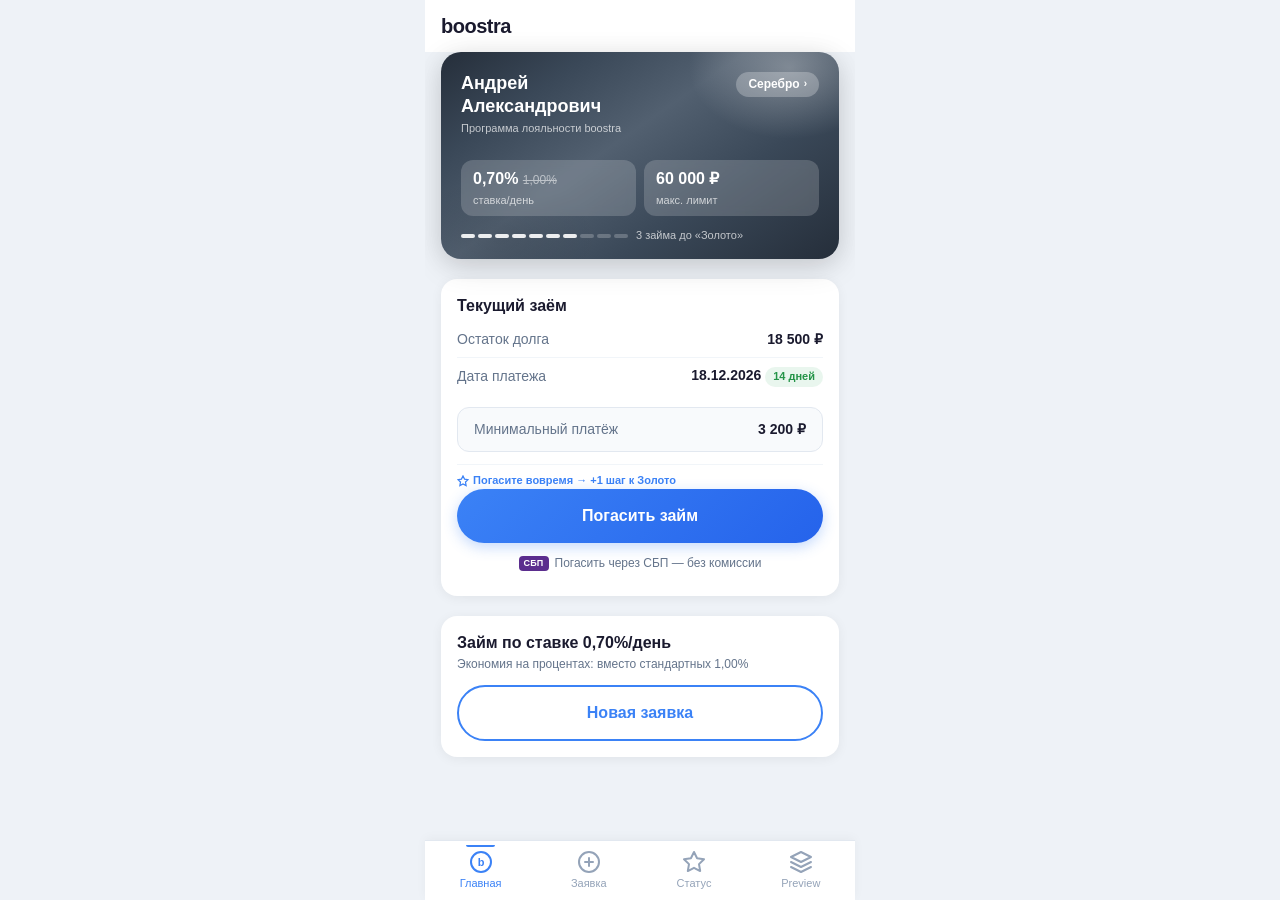
<file: index.html>
<!DOCTYPE html>
<html lang="ru">
<head>
  <meta charset="UTF-8">
  <meta name="viewport" content="width=device-width, initial-scale=1.0, maximum-scale=1.0, user-scalable=no, viewport-fit=cover">
  <meta name="theme-color" content="#ffffff">
  <title>boostra — Программа лояльности</title>

  <link rel="stylesheet" href="css/reset.css?v=9">
  <link rel="stylesheet" href="css/variables.css?v=9">
  <link rel="stylesheet" href="css/base.css?v=9">
  <link rel="stylesheet" href="css/components/card.css?v=9">
  <link rel="stylesheet" href="css/components/button.css?v=9">
  <link rel="stylesheet" href="css/components/navbar.css?v=9">
  <link rel="stylesheet" href="css/components/tier-row.css?v=9">
  <link rel="stylesheet" href="css/components/growth.css?v=9">
  <link rel="stylesheet" href="css/screens/lk.css?v=9">
  <link rel="stylesheet" href="css/screens/status.css?v=9">
  <link rel="stylesheet" href="css/screens/upgrade.css?v=9">
  <link rel="stylesheet" href="css/screens/apply.css?v=9">
  <link rel="stylesheet" href="css/screens/faq.css?v=9">
  <link rel="stylesheet" href="css/screens/onboarding.css?v=9">

  <script type="module" src="js/app.js?v=10"></script>
</head>
<body>
  <div id="app">
    <div id="screen-lk" class="screen"></div>
    <div id="screen-status" class="screen"></div>
    <div id="screen-upgrade" class="screen upgrade-screen"></div>
    <div id="screen-apply" class="screen"></div>
    <div id="screen-apply-success" class="screen"></div>
    <div id="screen-faq" class="screen"></div>
    <div id="screen-onboarding" class="screen"></div>
    <div id="bottom-nav"></div>
  </div>
</body>
</html>
</file>
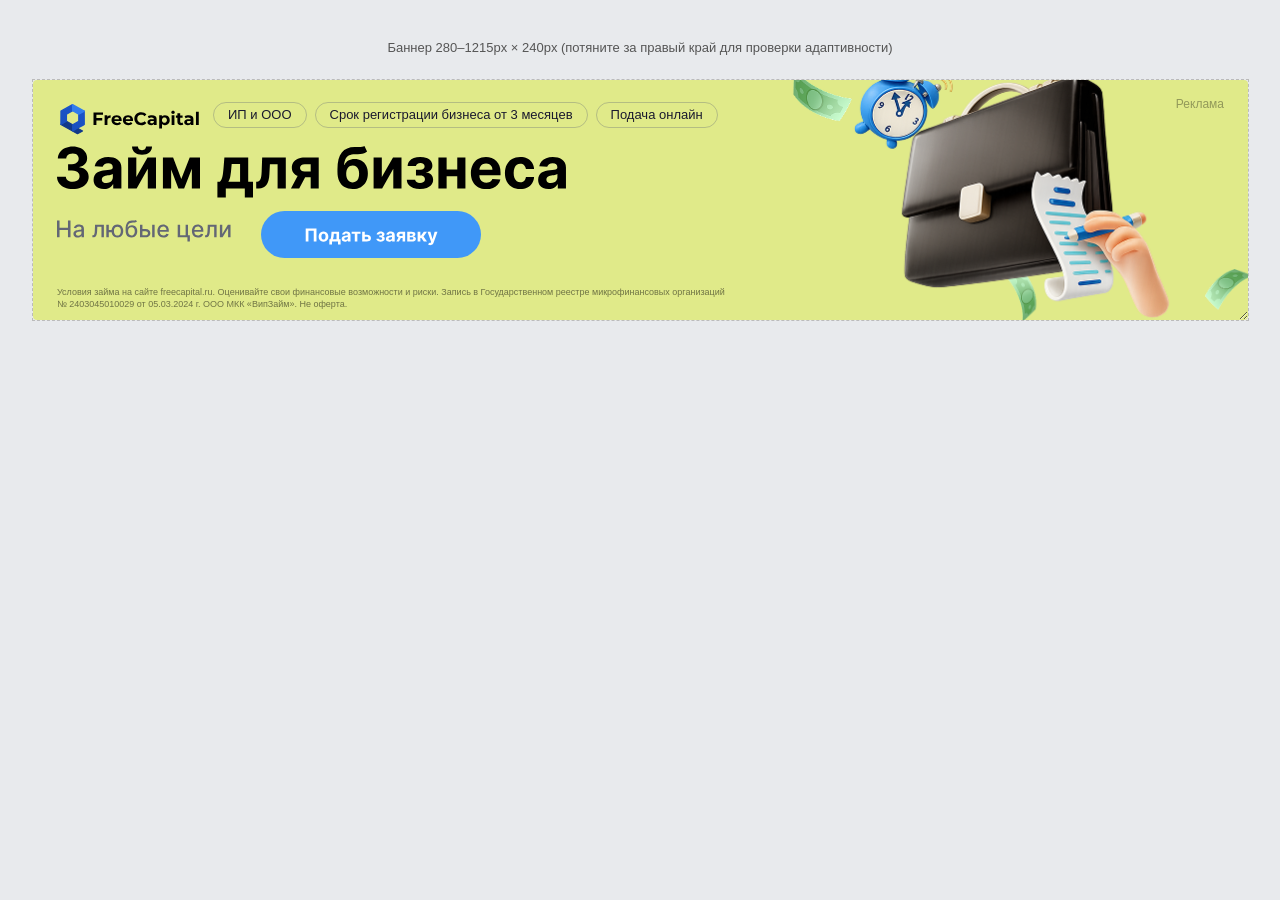
<file: banners.html>
<!DOCTYPE html>
<html lang="ru">
<head>
<meta charset="UTF-8">
<meta name="viewport" content="width=device-width, initial-scale=1.0">
<title>Баннер FreeCapital — Займ для бизнеса</title>
<style>
  /* === PAGE PREVIEW === */
  body {
    margin: 0;
    padding: 40px 20px;
    background: #e8eaed;
    font-family: -apple-system, BlinkMacSystemFont, 'SF Pro Display', 'Segoe UI', Roboto, sans-serif;
    display: flex;
    flex-direction: column;
    align-items: center;
    gap: 24px;
  }
  .preview-label {
    color: #555;
    font-size: 13px;
    font-weight: 500;
    margin: 0;
  }
  .preview-wrap {
    width: 100%;
    max-width: 1215px;
    resize: horizontal;
    overflow: auto;
    min-width: 280px;
    border: 1px dashed #bbb;
    container-type: inline-size;
  }

  /* === BANNER === */
  .b {
    display: block;
    text-decoration: none;
    color: #1a1a2e;
    position: relative;
    width: 100%;
    height: 240px;
    background: #E0EA89;
    border-radius: 4px;
    overflow: hidden;
    box-sizing: border-box;
    cursor: pointer;
    transition: box-shadow 0.2s ease;
  }
  .b:hover { box-shadow: 0 2px 12px rgba(0,0,0,0.08); }
  .b * { box-sizing: border-box; margin: 0; padding: 0; }

  /* --- Logo --- */
  .b-logo {
    position: absolute;
    top: 20px;
    left: 24px;
    height: 38px;
    z-index: 5;
  }
  .b-logo img { height: 100%; width: auto; display: block; }

  /* --- "Реклама" --- */
  .b-ad {
    position: absolute;
    top: 17px;
    right: 24px;
    font-size: 12px;
    color: rgba(0,0,0,0.35);
    z-index: 5;
  }

  /* --- Tags --- */
  .b-tags {
    position: absolute;
    top: 22px;
    left: 180px;
    display: flex;
    gap: 8px;
    flex-wrap: wrap;
    z-index: 5;
    max-width: calc(100% - 280px);
  }
  .b-tag {
    display: inline-block;
    padding: 4px 14px;
    border: 1px solid rgba(99,103,117,0.35);
    border-radius: 13px;
    font-size: 13px;
    font-weight: 400;
    color: #1a1a2e;
    white-space: nowrap;
    line-height: 1.2;
  }
  /* "Решение за 2 часа" — only visible at narrow */
  .b-tag--решение { display: none; }

  /* --- Headline --- */
  .b-headline {
    position: absolute;
    top: 66px;
    left: 24px;
    z-index: 5;
  }
  .b-headline img { height: 52px; width: auto; display: block; }

  /* --- Subtitle + CTA row --- */
  .b-subtitle {
    position: absolute;
    top: 140px;
    left: 24px;
    z-index: 5;
  }
  .b-subtitle img { height: 22px; width: auto; display: block; }

  .b-cta {
    position: absolute;
    top: 131px;
    left: 228px;
    z-index: 5;
    transition: transform 0.15s ease;
  }
  .b-cta img { height: 47px; width: auto; display: block; }
  .b:hover .b-cta { transform: scale(1.03); }
  .b:focus-visible { outline: 2px solid #1a1a2e; outline-offset: 2px; }

  /* --- Disclaimer --- */
  .b-disclaimer {
    position: absolute;
    bottom: 10px;
    left: 24px;
    z-index: 5;
    font-size: 9px;
    line-height: 1.35;
    color: rgba(0,0,0,0.50);
    max-width: 55%;
  }

  /* --- Illustration --- */
  .b-bag {
    position: absolute;
    right: 20px;
    top: -50px;
    height: 340px;
    width: auto;
    z-index: 3;
  }
  .b-money {
    position: absolute;
    z-index: 2;
  }
  .b-money--1 {
    width: 72px;
    right: 390px;
    top: -25px;
  }
  .b-money--2 {
    width: 55px;
    right: 200px;
    bottom: -5px;
  }
  .b-money--3 {
    width: 48px;
    right: -5px;
    bottom: 10px;
  }

  /* =============================================
     STATE 2: Medium (≤ 900cqw)
     ============================================= */
  @container (max-width: 900px) {
    .b-logo { top: 18px; left: 20px; height: 34px; }
    .b-tags { left: 155px; top: 22px; max-width: calc(100% - 240px); }
    .b-tag { font-size: 12px; padding: 3px 12px; }
    .b-headline { top: 64px; left: 20px; }
    .b-headline img { height: 46px; }
    .b-subtitle { top: 130px; left: 20px; }
    .b-cta { top: 122px; left: 200px; }
    .b-cta img { height: 42px; }
    .b-disclaimer { left: 20px; max-width: 58%; }
    .b-bag { height: 280px; right: 10px; top: -40px; }
    .b-money--1 { width: 50px; right: 270px; top: -15px; }
    .b-money--2 { width: 40px; right: 130px; bottom: -5px; }
    .b-money--3 { width: 35px; right: -5px; bottom: 15px; }
    .b-ad { right: 20px; }
  }

  /* =============================================
     STATE 2b: (≤ 736cqw — exact medium breakpoint)
     ============================================= */
  @container (max-width: 736px) {
    .b-logo { top: 16px; left: 20px; height: 32px; }
    .b-tags { left: 145px; top: 20px; max-width: calc(100% - 290px); gap: 6px; }
    .b-tag { font-size: 11px; padding: 3px 10px; }
    .b-headline { top: 60px; left: 16px; }
    .b-headline img { height: 42px; }
    .b-subtitle { top: 120px; left: 16px; }
    .b-subtitle img { height: 18px; }
    .b-cta { top: 114px; left: 180px; }
    .b-cta img { height: 38px; }
    .b-disclaimer { left: 16px; font-size: 8px; max-width: 55%; bottom: 8px; }
    .b-bag { height: 280px; right: -15px; top: -35px; }
    .b-money--1 { width: 55px; right: 270px; top: -15px; }
    .b-money--2 { width: 36px; right: 120px; bottom: -5px; }
    .b-money--3 { width: 30px; right: -5px; bottom: 15px; }
    .b-ad { font-size: 12px; right: 16px; top: 14px; }
  }

  /* =============================================
     STATE 2c: Transition (≤ 580cqw)
     ============================================= */
  @container (max-width: 580px) {
    .b-logo { height: 30px; }
    .b-tag--онлайн { display: none; }
    .b-tag { font-size: 10px; padding: 2px 8px; }
    .b-headline { top: 56px; }
    .b-headline img { height: 36px; }
    .b-subtitle { top: 108px; }
    .b-subtitle img { height: 16px; }
    .b-cta { top: 104px; left: 160px; }
    .b-cta img { height: 34px; }
    .b-bag { height: 200px; right: -60px; top: 10px; }
    .b-money--1 { width: 32px; right: 160px; top: -10px; }
    .b-money--2 { width: 24px; right: 20px; }
    .b-money--3 { width: 20px; right: -10px; }
  }

  /* =============================================
     STATE 3: Narrow (≤ 400cqw)
     ============================================= */
  @container (max-width: 400px) {
    .b-logo { top: 10px; left: 14px; height: 26px; }
    .b-ad { top: 10px; right: 12px; font-size: 10px; }

    .b-tags {
      position: absolute;
      top: 42px;
      left: 14px;
      max-width: 80%;
      gap: 3px 4px;
      flex-wrap: wrap;
    }
    .b-tag {
      font-size: 7px;
      padding: 1px 5px;
      border-radius: 7px;
      line-height: 1.3;
    }
    .b-tag--онлайн { display: none; }
    .b-tag--решение { display: inline-block; }

    .b-headline { top: 90px; left: 10px; }
    .b-headline img { height: 28px; }

    .b-subtitle { top: 123px; left: 10px; }
    .b-subtitle img { height: 14px; }

    .b-cta { top: 144px; left: 18px; }
    .b-cta img { height: 32px; }

    .b-disclaimer {
      left: 10px;
      right: 10px;
      max-width: 60%;
      font-size: 6.5px;
      bottom: 4px;
      line-height: 1.3;
    }

    .b-bag { height: 160px; right: -40px; top: 65px; }
    .b-money--1 { width: 28px; right: 90px; top: -8px; }
    .b-money--2 { width: 22px; right: -8px; top: 0; }
    .b-money--3 { display: none; }
  }

  /* =============================================
     STATE 3b: Very narrow (≤ 310cqw)
     ============================================= */
  @container (max-width: 310px) {
    .b-logo { height: 24px; }
    .b-tags { top: 38px; gap: 2px; }
    .b-tag { font-size: 7px; padding: 2px 6px; }
    .b-headline { top: 82px; }
    .b-headline img { height: 25px; }
    .b-subtitle { top: 112px; }
    .b-cta { top: 132px; }
    .b-cta img { height: 28px; }
    .b-bag { height: 140px; right: -30px; top: 65px; }
    .b-money--1 { width: 24px; right: 65px; }
    .b-money--2 { width: 18px; }
    .b-disclaimer { font-size: 6px; }
  }

  /* === Animations === */
  .b-logo { animation: fadeIn 0.4s ease both; }
  .b-tags { animation: fadeIn 0.4s 0.1s ease both; }
  .b-headline { animation: fadeIn 0.4s 0.15s ease both; }
  .b-subtitle { animation: fadeIn 0.4s 0.2s ease both; }
  .b-cta { animation: fadeIn 0.4s 0.25s ease both; }
  .b-bag { animation: slideIn 0.5s 0.2s ease both; }
  .b-money { opacity: 0; animation: slideIn 0.4s 0.15s ease both; }

  @keyframes fadeIn {
    from { opacity: 0; transform: translateY(-6px); }
    to { opacity: 1; transform: translateY(0); }
  }
  @keyframes slideIn {
    from { opacity: 0; transform: translateX(15px); }
    to { opacity: 1; transform: translateX(0); }
  }
</style>
</head>
<body>

<p class="preview-label">Баннер 280–1215px &times; 240px (потяните за правый край для проверки адаптивности)</p>

<div class="preview-wrap">
<a href="https://freecapital.ru" target="_blank" rel="noopener noreferrer" class="b">

  <!-- Logo -->
  <div class="b-logo">
    <img src="assets/banner/logo.svg" alt="FreeCapital">
  </div>

  <!-- "Реклама" -->
  <span class="b-ad">Реклама</span>

  <!-- Tags -->
  <div class="b-tags">
    <span class="b-tag">ИП и ООО</span>
    <span class="b-tag">Срок регистрации бизнеса от 3 месяцев</span>
    <span class="b-tag b-tag--онлайн">Подача онлайн</span>
    <span class="b-tag b-tag--решение">Решение за 2 часа</span>
  </div>

  <!-- Headline -->
  <div class="b-headline">
    <img src="assets/banner/headline.svg" alt="Займ для бизнеса">
  </div>

  <!-- Subtitle -->
  <div class="b-subtitle">
    <img src="assets/banner/subtitle.svg" alt="На любые цели">
  </div>

  <!-- CTA -->
  <div class="b-cta">
    <img src="assets/banner/btn_48_blue.svg" alt="Подать заявку">
  </div>

  <!-- Disclaimer -->
  <div class="b-disclaimer">
    Условия займа на сайте freecapital.ru. Оценивайте свои финансовые возможности и&nbsp;риски.
    Запись в&nbsp;Государственном реестре микрофинансовых организаций №&nbsp;2403045010029
    от&nbsp;05.03.2024&nbsp;г. ООО МКК &laquo;ВипЗайм&raquo;. Не&nbsp;оферта.
  </div>

  <!-- Illustration -->
  <img class="b-money b-money--1" src="assets/banner/money1.png" alt="">
  <img class="b-money b-money--2" src="assets/banner/money2.png" alt="">
  <img class="b-money b-money--3" src="assets/banner/money3.png" alt="">
  <img class="b-bag" src="assets/banner/bag.png" alt="">

</a>
</div>

</body>
</html>
</file>
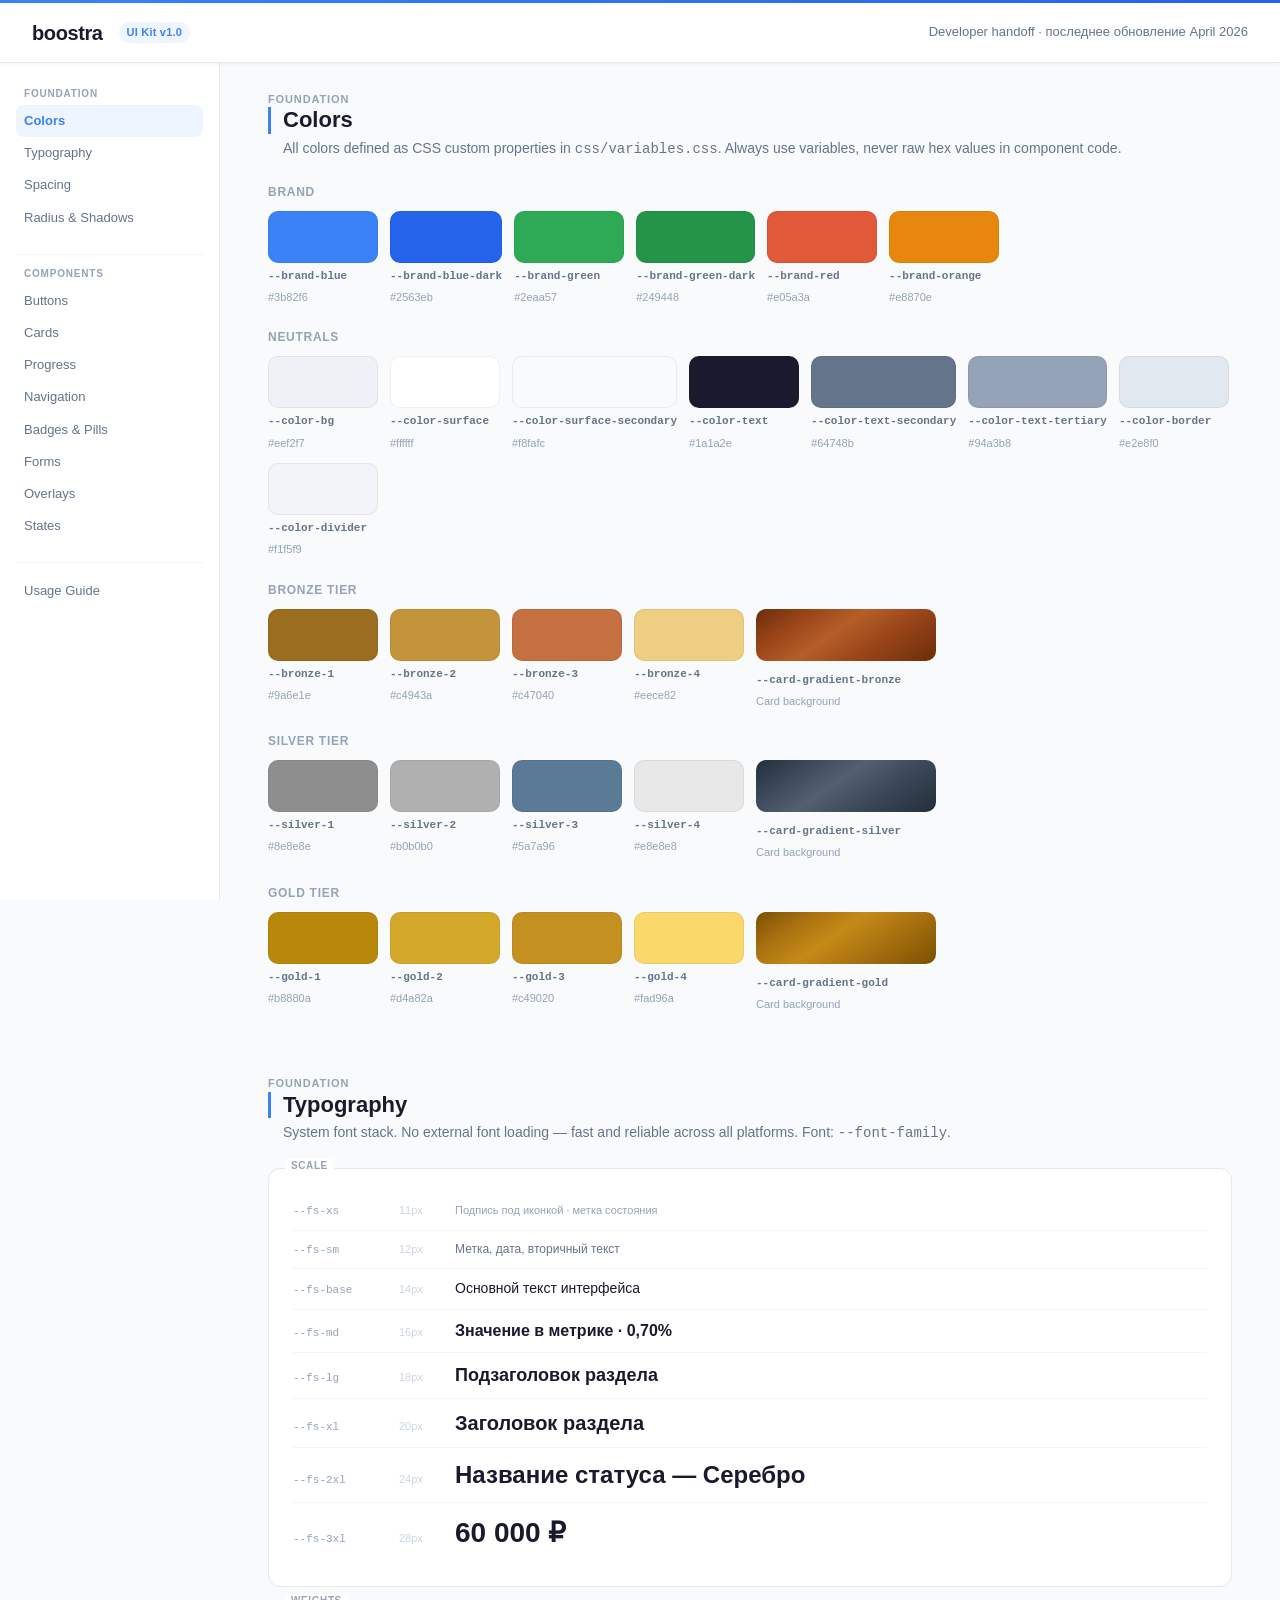
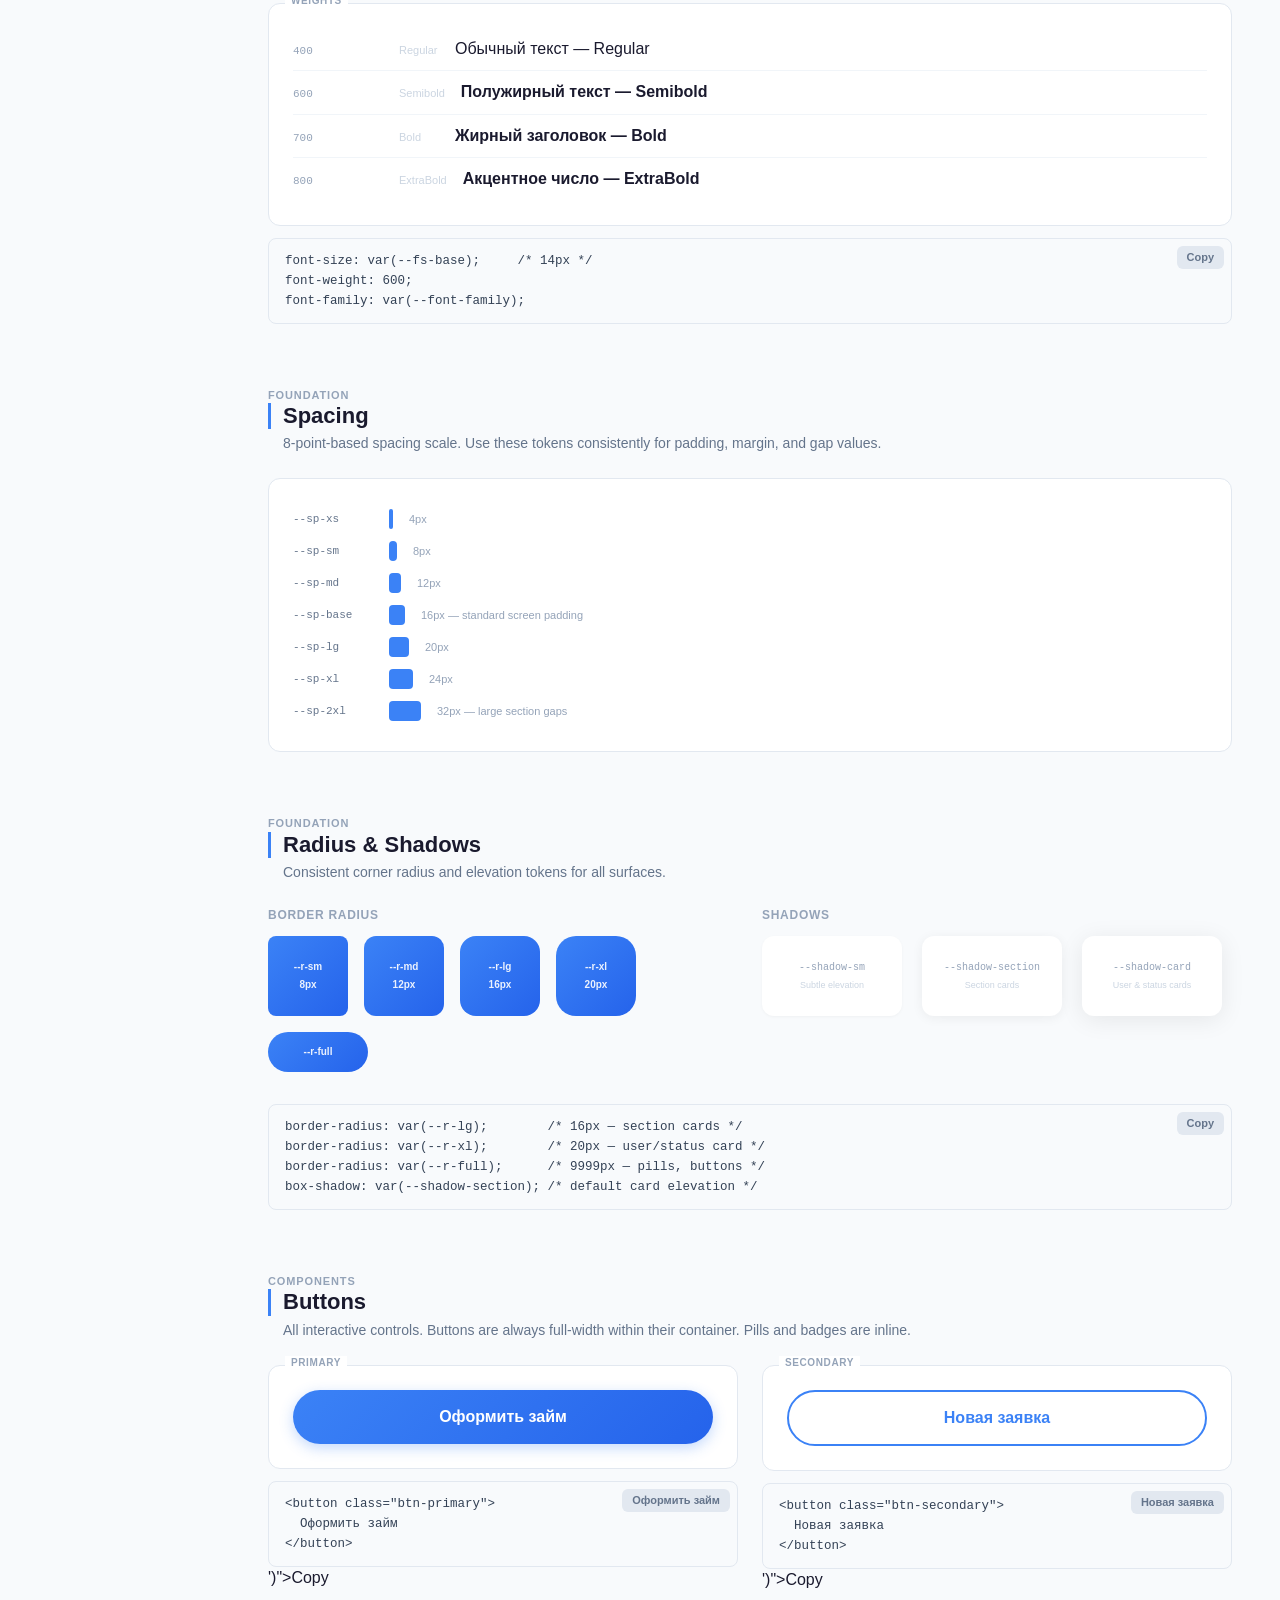
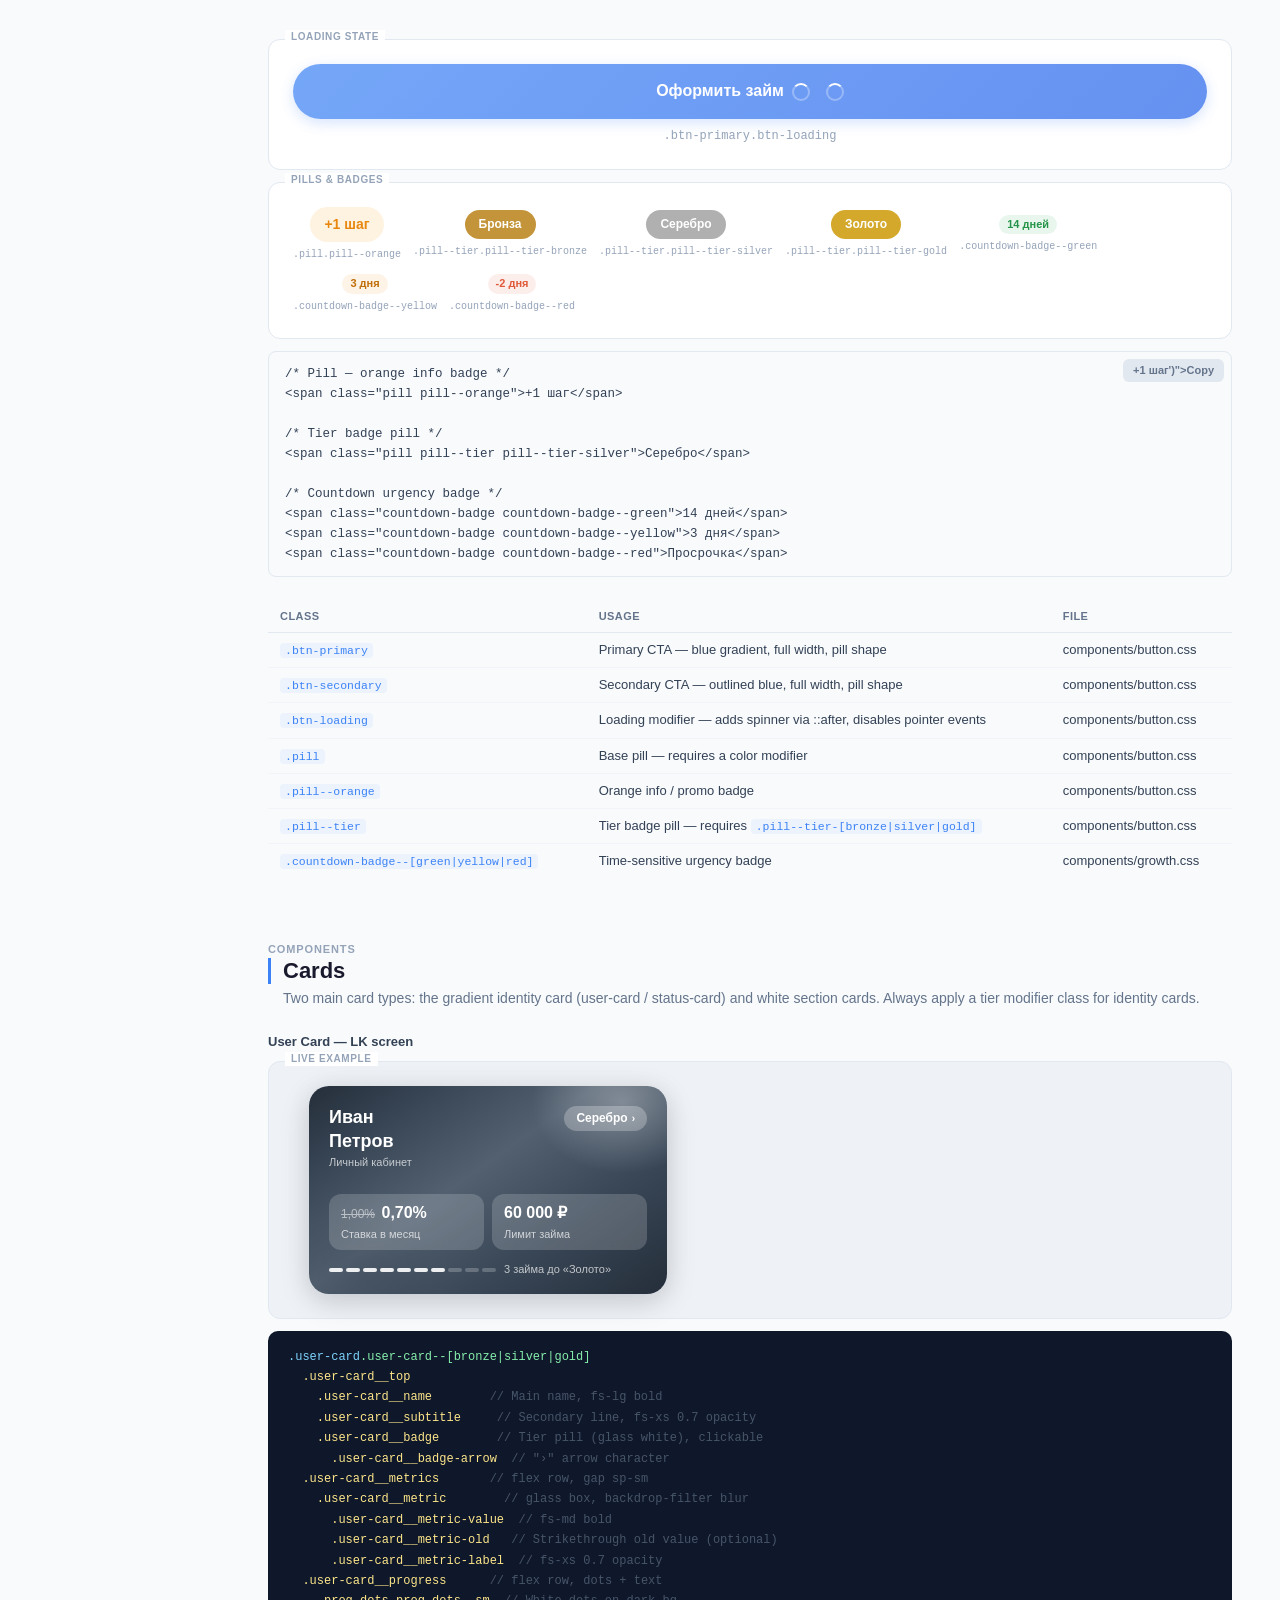
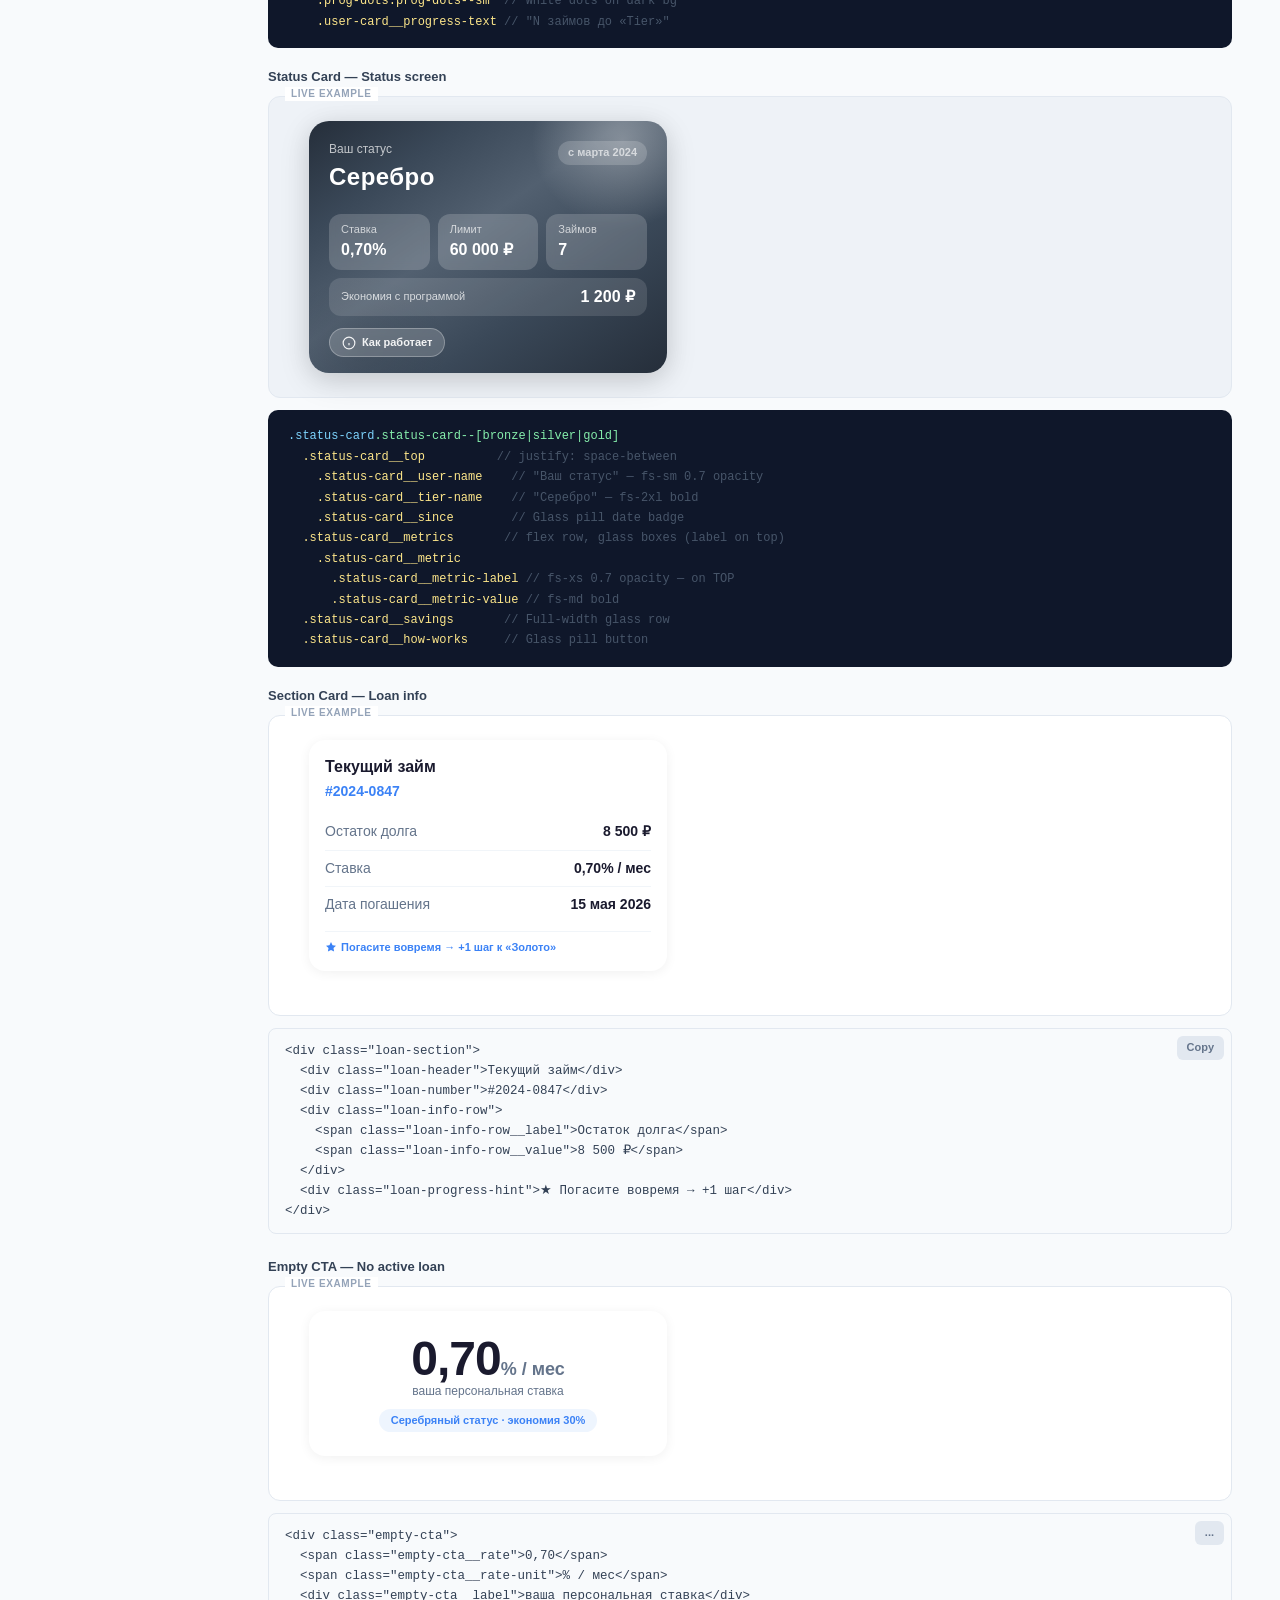
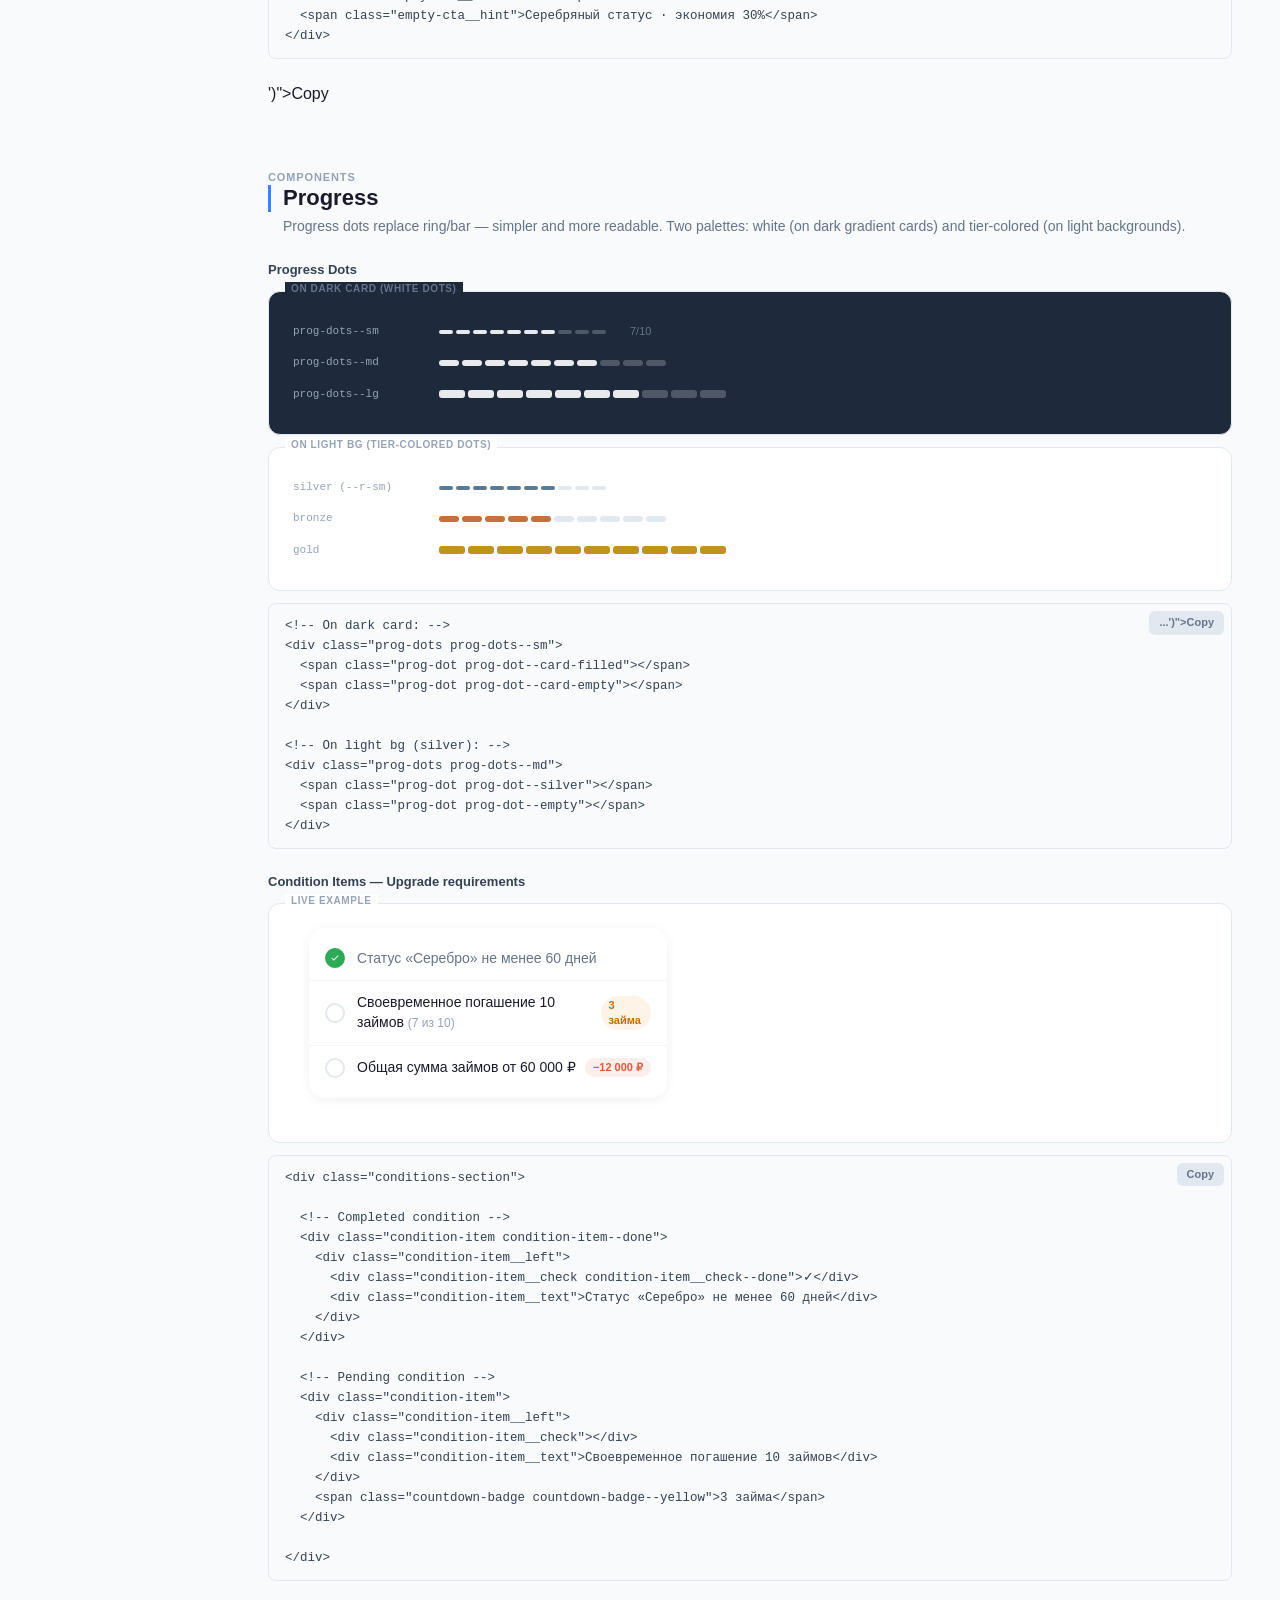
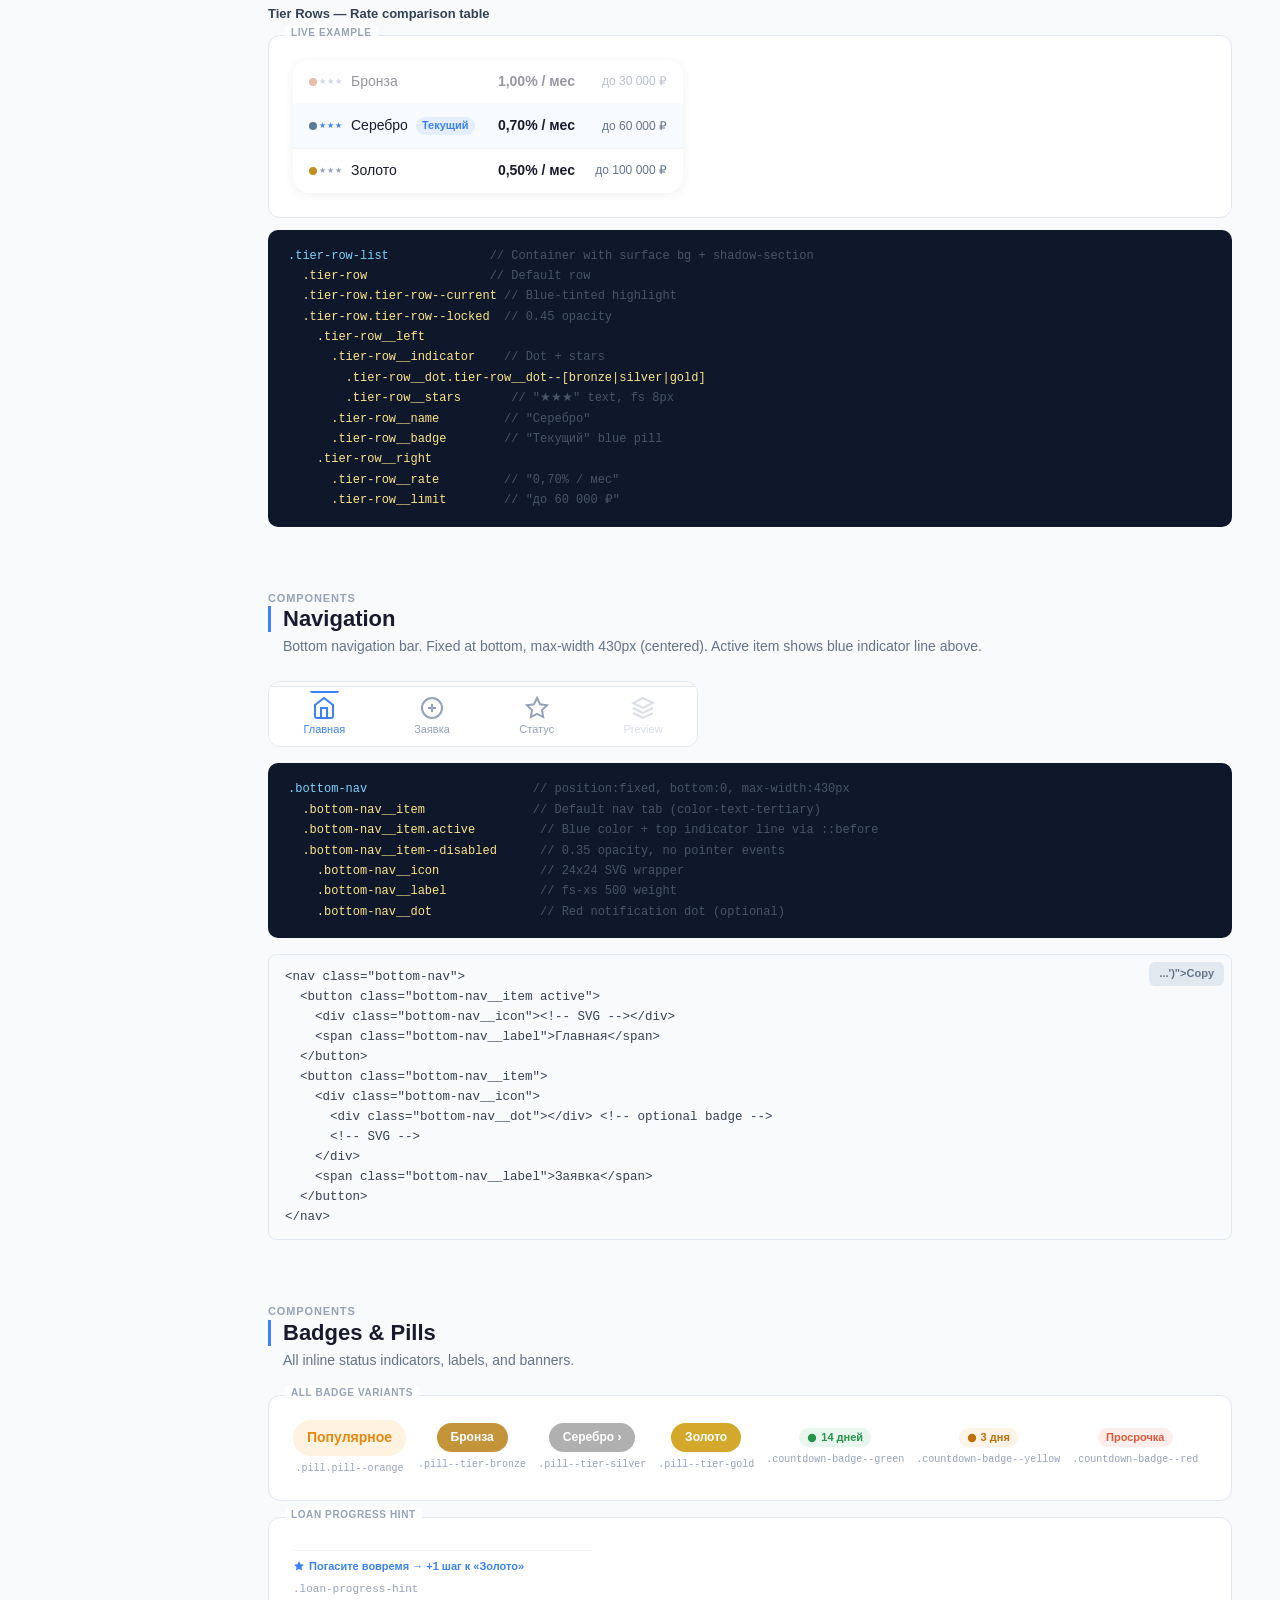
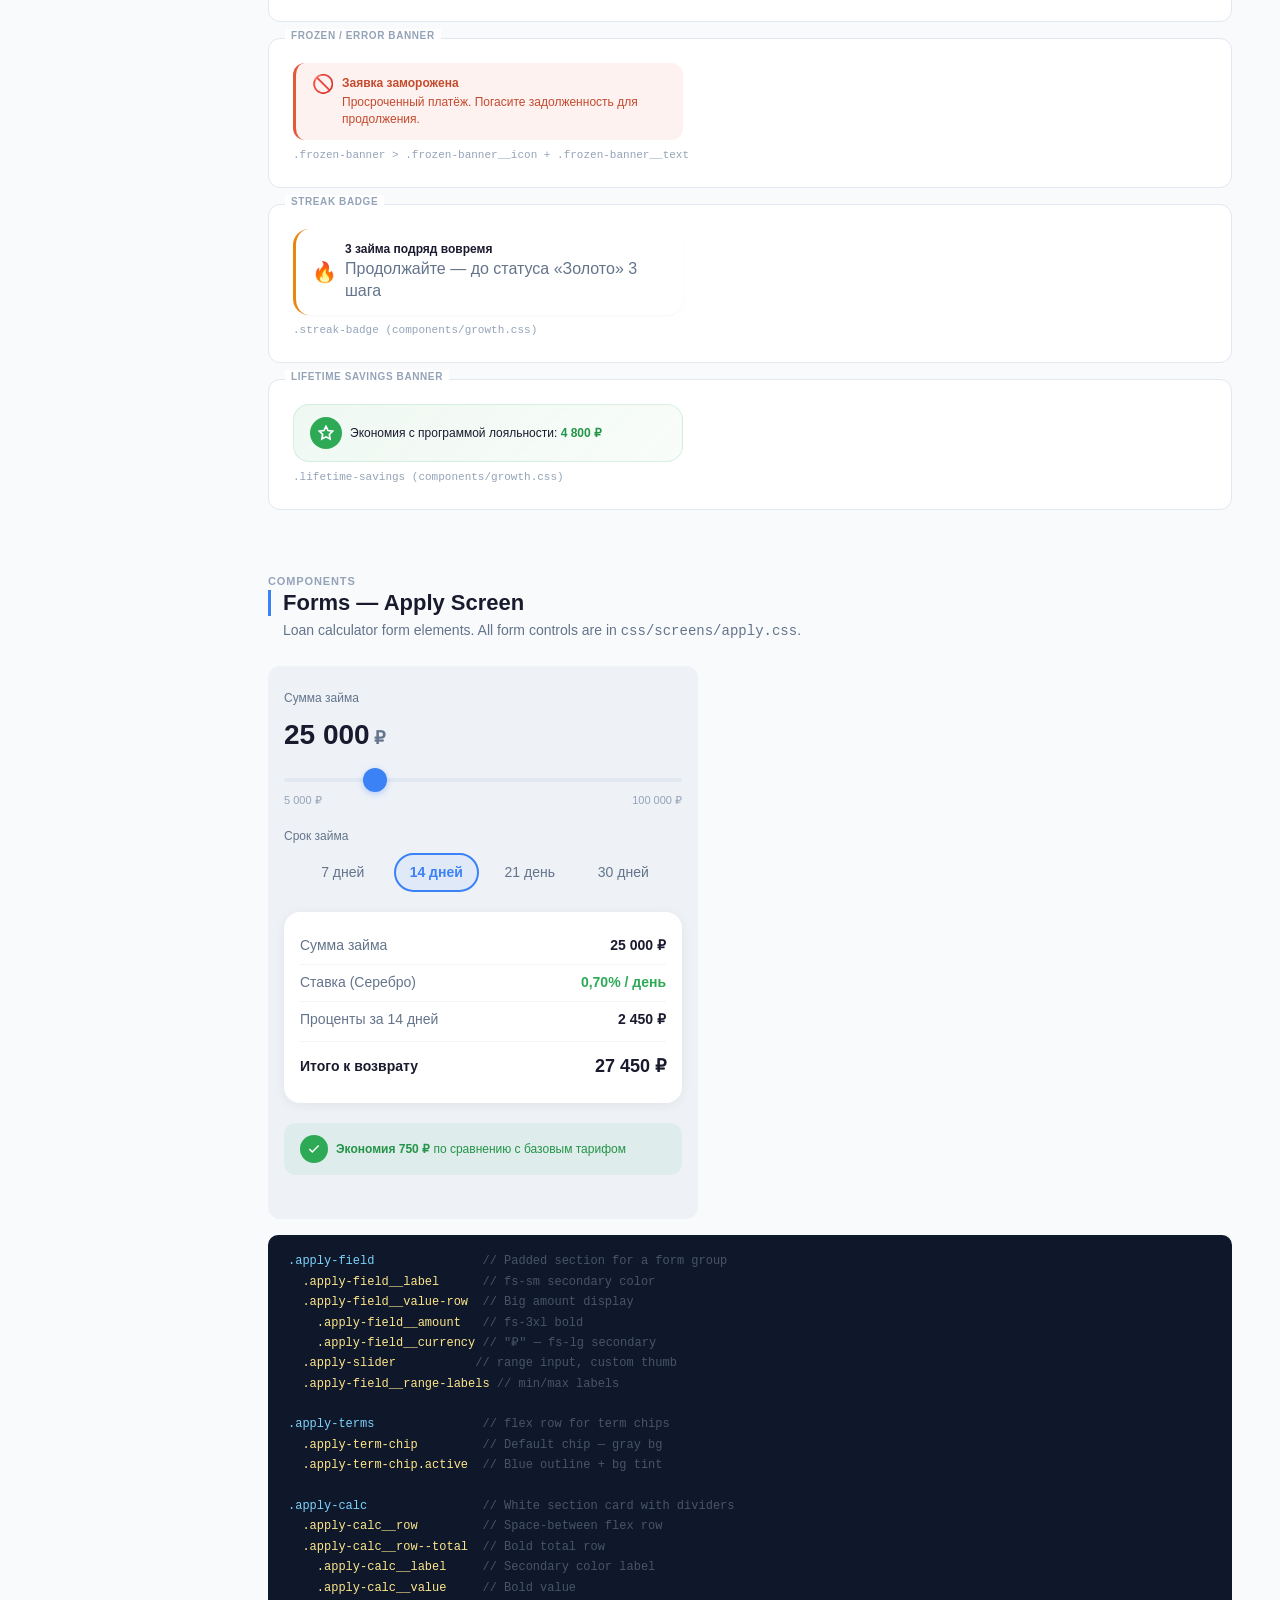
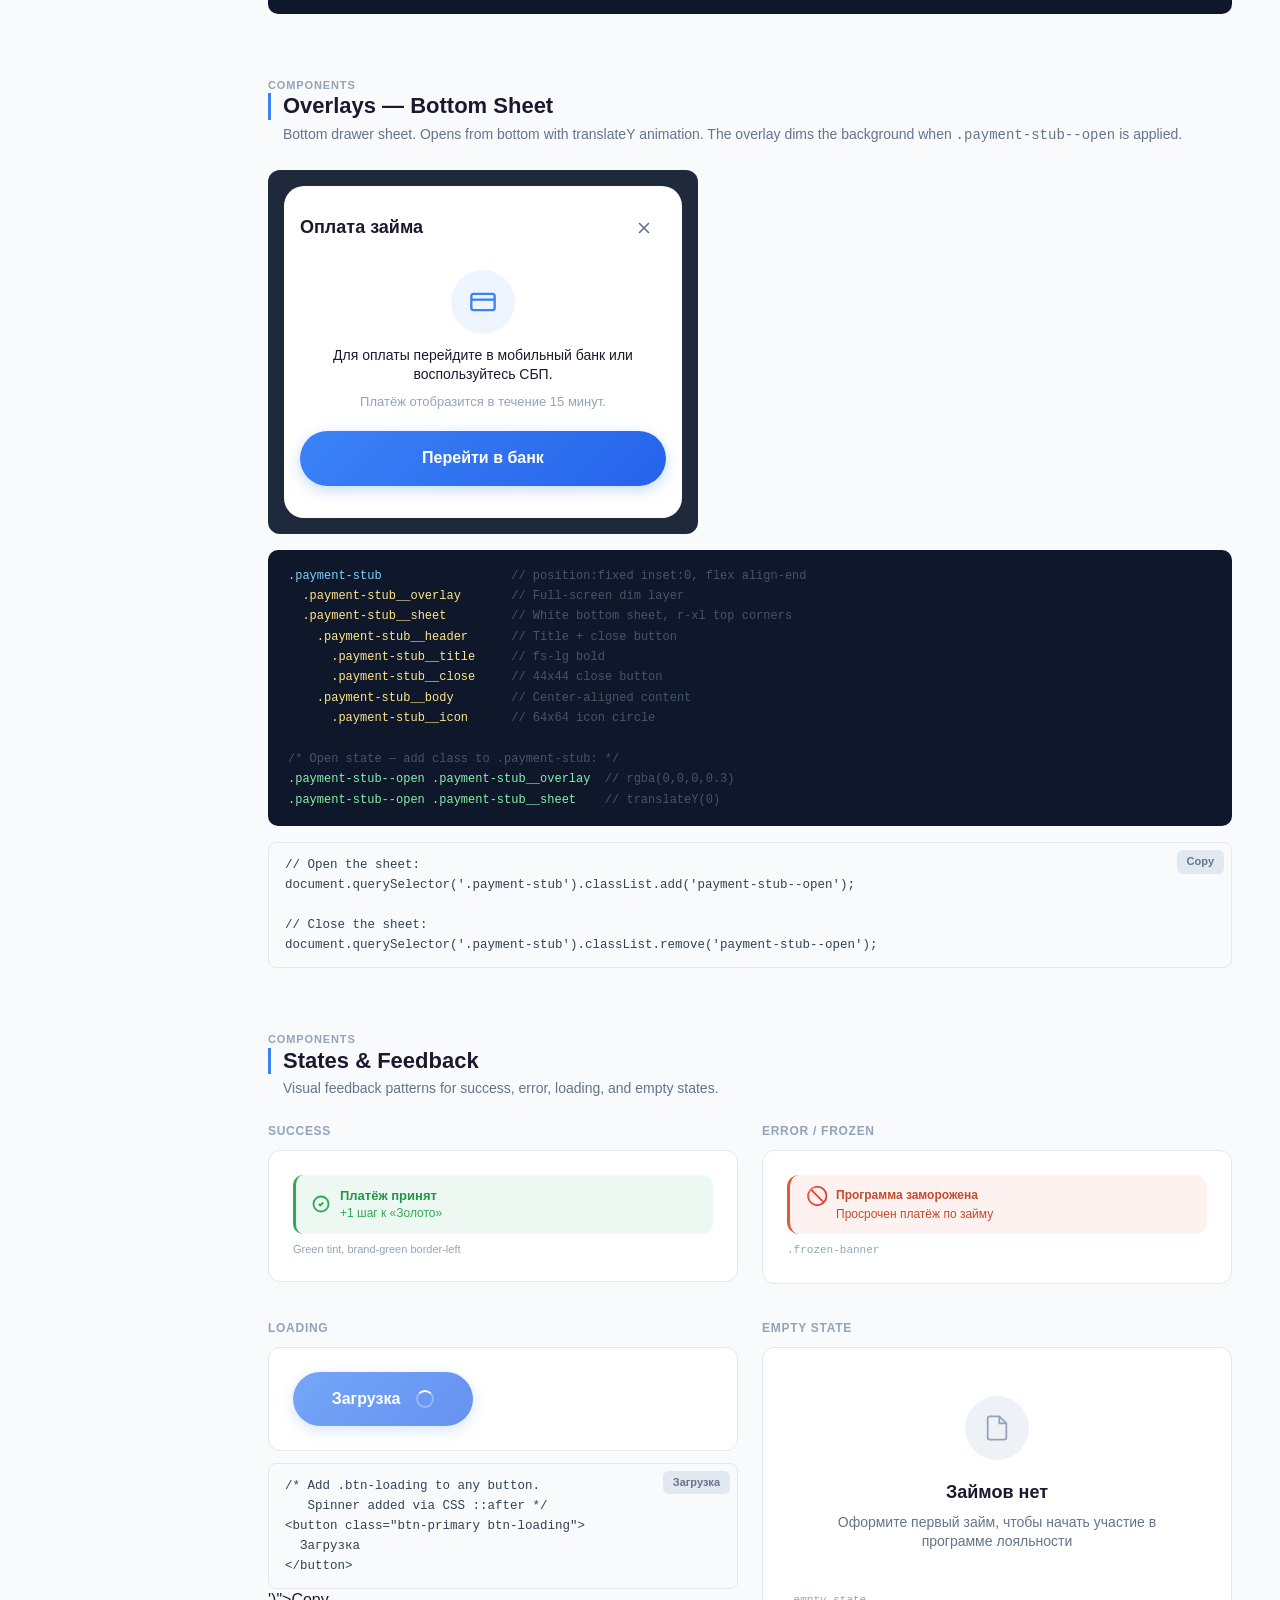
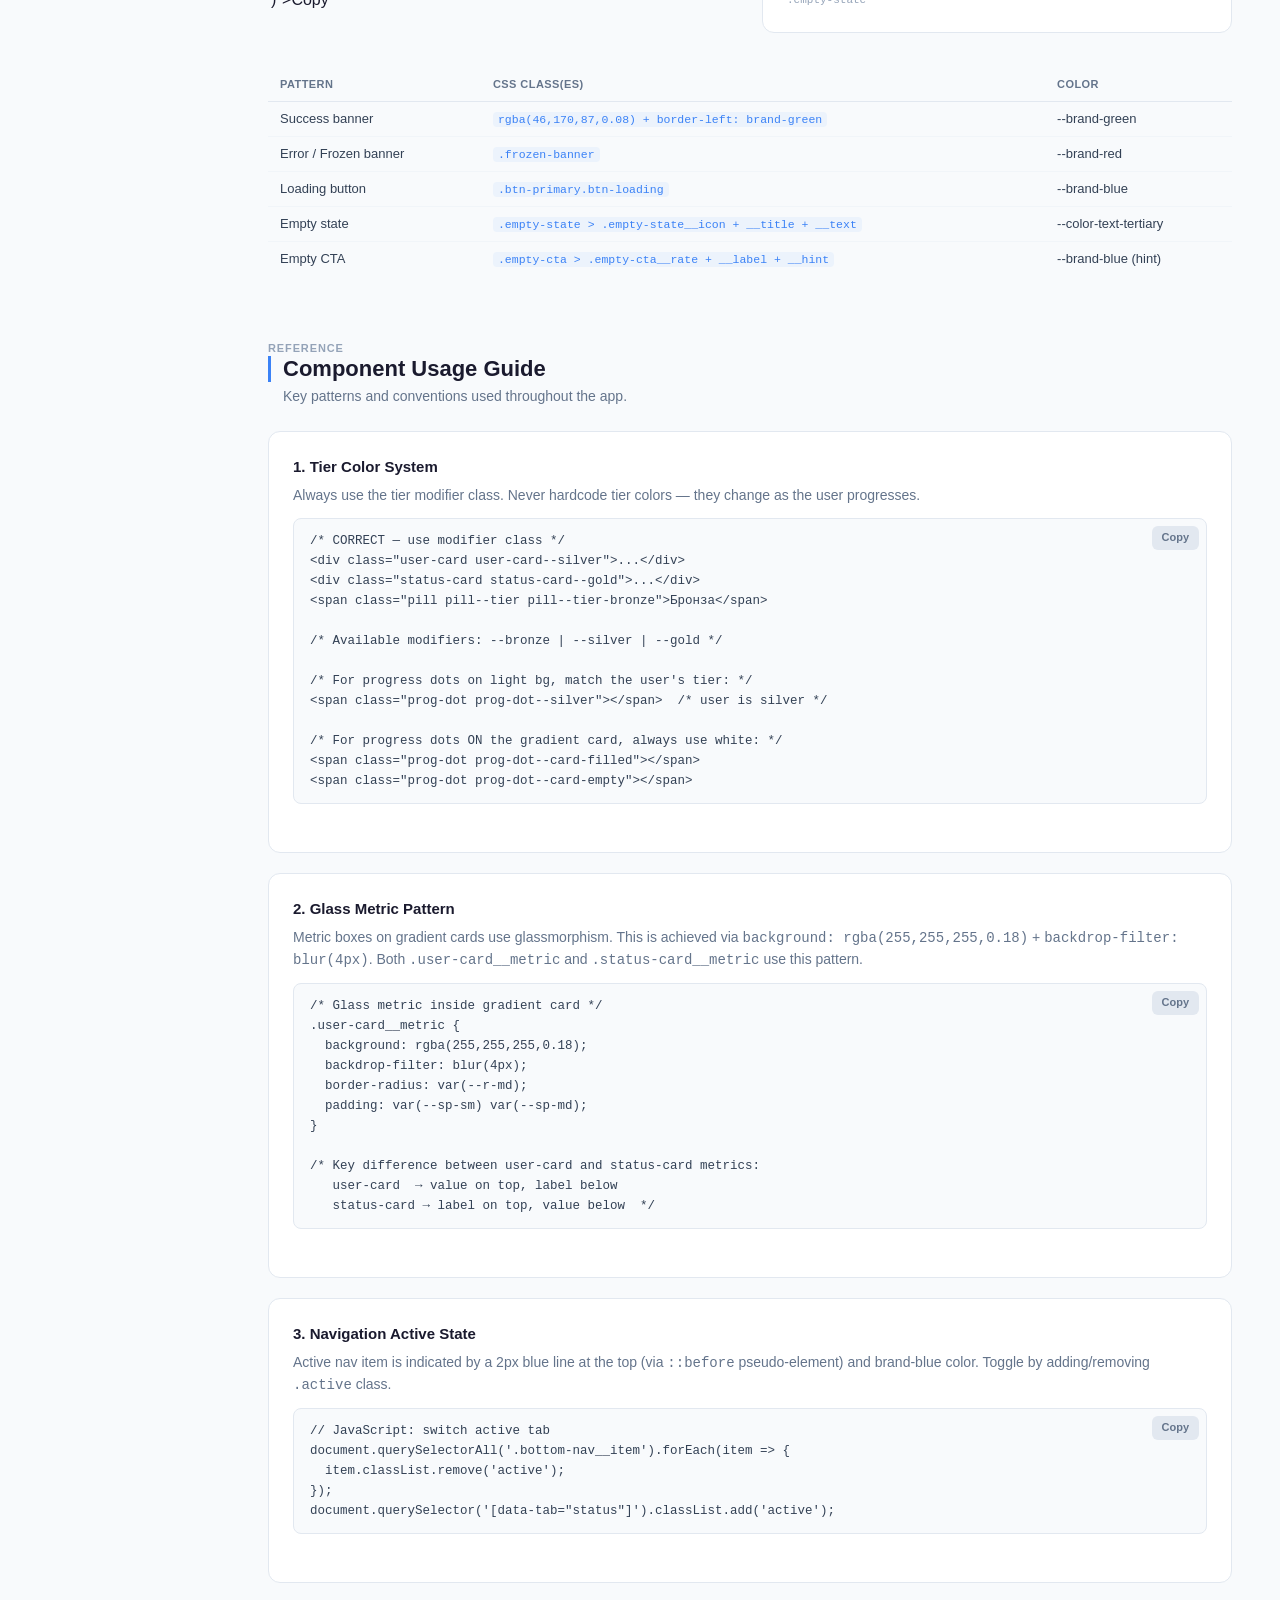
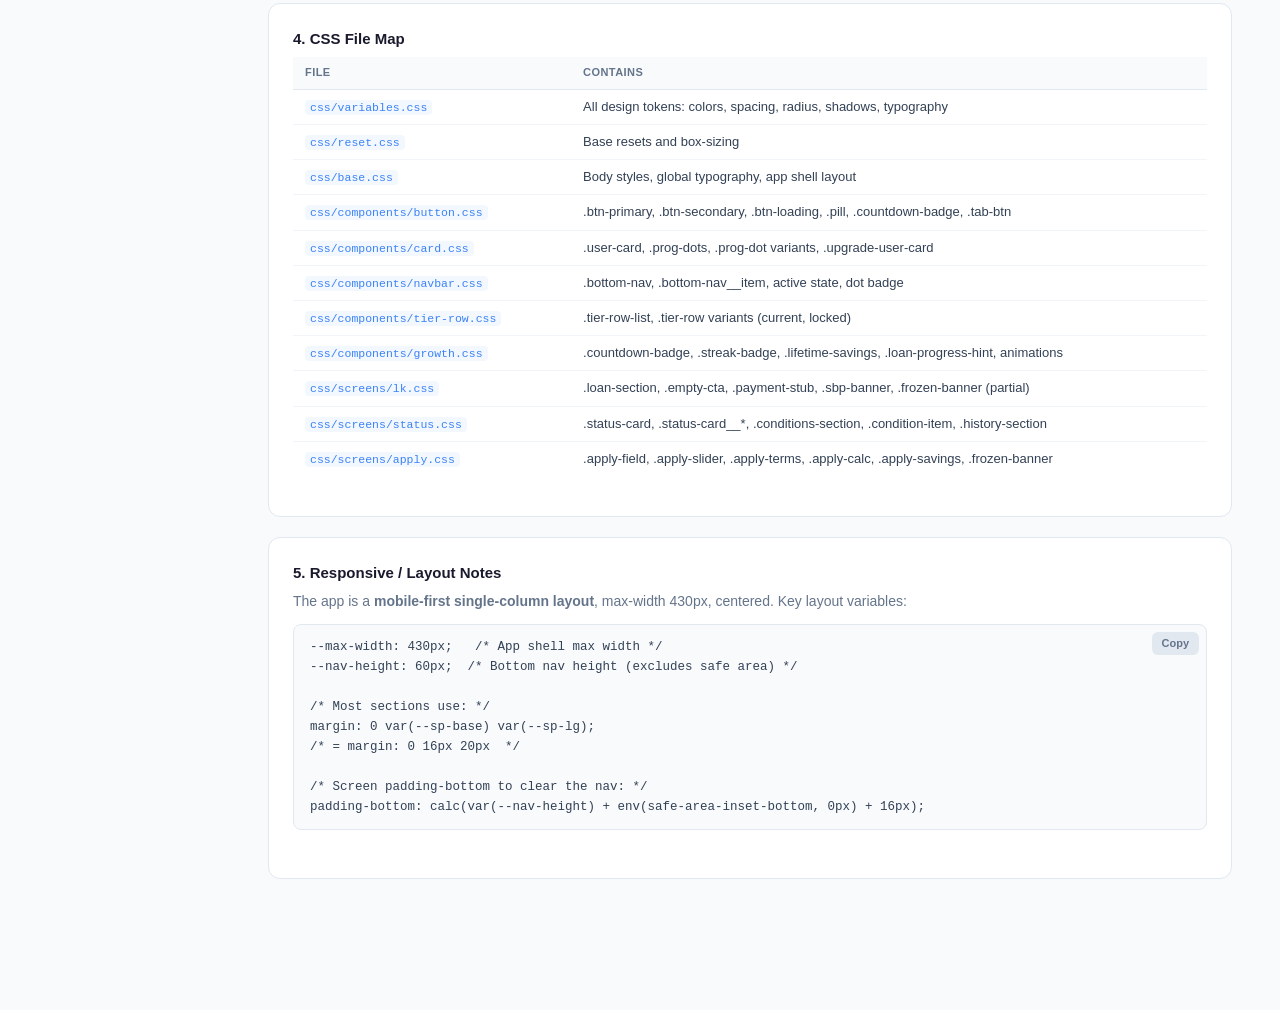
<file: kit.html>
<!DOCTYPE html>
<html lang="ru">
<head>
  <meta charset="UTF-8">
  <meta name="viewport" content="width=device-width, initial-scale=1.0">
  <title>boostra UI Kit v1.0 — Developer Handoff</title>
  <link rel="stylesheet" href="css/reset.css">
  <link rel="stylesheet" href="css/variables.css">
  <link rel="stylesheet" href="css/components/button.css">
  <link rel="stylesheet" href="css/components/card.css">
  <link rel="stylesheet" href="css/components/navbar.css">
  <link rel="stylesheet" href="css/components/tier-row.css">
  <link rel="stylesheet" href="css/components/growth.css">
  <link rel="stylesheet" href="css/screens/lk.css">
  <link rel="stylesheet" href="css/screens/status.css">
  <link rel="stylesheet" href="css/screens/apply.css">

  <style>
    /* ===== KIT PAGE LAYOUT ===== */
    *, *::before, *::after { box-sizing: border-box; }

    body {
      font-family: -apple-system, BlinkMacSystemFont, 'SF Pro Display', 'Segoe UI', Roboto, sans-serif;
      background: #f8fafc;
      color: #1a1a2e;
      margin: 0;
    }

    /* Top border accent */
    body::before {
      content: '';
      display: block;
      position: fixed;
      top: 0; left: 0; right: 0;
      height: 3px;
      background: linear-gradient(90deg, #3b82f6 0%, #2563eb 100%);
      z-index: 999;
    }

    /* ===== HEADER ===== */
    .kit-header {
      position: fixed;
      top: 3px; left: 0; right: 0;
      height: 60px;
      background: #fff;
      border-bottom: 1px solid #e2e8f0;
      display: flex;
      align-items: center;
      padding: 0 32px;
      gap: 16px;
      z-index: 200;
      box-shadow: 0 1px 4px rgba(0,0,0,0.04);
    }

    .kit-header__logo {
      font-size: 20px;
      font-weight: 800;
      color: #1a1a2e;
      letter-spacing: -0.02em;
    }

    .kit-header__tag {
      font-size: 11px;
      font-weight: 700;
      color: #3b82f6;
      background: rgba(59,130,246,0.08);
      padding: 3px 8px;
      border-radius: 9999px;
      letter-spacing: 0.02em;
    }

    .kit-header__subtitle {
      font-size: 13px;
      color: #64748b;
      margin-left: auto;
    }

    /* ===== SIDEBAR ===== */
    .kit-sidebar {
      position: fixed;
      top: 63px;
      left: 0;
      width: 220px;
      height: calc(100vh - 63px);
      background: #fff;
      border-right: 1px solid #e2e8f0;
      overflow-y: auto;
      padding: 24px 0 32px;
      z-index: 100;
    }

    .kit-sidebar__group {
      padding: 0 16px 8px;
    }

    .kit-sidebar__group-title {
      font-size: 10px;
      font-weight: 700;
      color: #94a3b8;
      text-transform: uppercase;
      letter-spacing: 0.08em;
      padding: 0 8px;
      margin-bottom: 4px;
    }

    .kit-sidebar__item {
      display: block;
      padding: 7px 8px;
      border-radius: 8px;
      font-size: 13px;
      color: #64748b;
      text-decoration: none;
      transition: all 0.12s;
      font-weight: 500;
    }

    .kit-sidebar__item:hover {
      background: #f1f5f9;
      color: #1a1a2e;
    }

    .kit-sidebar__item.active {
      background: rgba(59,130,246,0.08);
      color: #3b82f6;
      font-weight: 600;
    }

    .kit-sidebar__divider {
      height: 1px;
      background: #f1f5f9;
      margin: 12px 16px;
    }

    /* ===== MAIN CONTENT ===== */
    .kit-main {
      margin-left: 220px;
      padding: 92px 48px 80px;
      max-width: 1100px;
    }

    /* ===== SECTIONS ===== */
    .kit-section {
      margin-bottom: 64px;
    }

    .kit-section-header {
      display: flex;
      align-items: center;
      gap: 12px;
      margin-bottom: 8px;
    }

    .kit-section-eyebrow {
      font-size: 11px;
      font-weight: 700;
      color: #94a3b8;
      text-transform: uppercase;
      letter-spacing: 0.08em;
    }

    .kit-section h2 {
      font-size: 22px;
      font-weight: 700;
      color: #1a1a2e;
      margin: 0 0 4px;
      padding-left: 12px;
      border-left: 3px solid #3b82f6;
      line-height: 1.2;
    }

    .kit-section-desc {
      font-size: 14px;
      color: #64748b;
      margin: 0 0 24px;
      line-height: 1.5;
      padding-left: 15px;
    }

    /* ===== COMPONENT EXAMPLE BOX ===== */
    .kit-example {
      background: #fff;
      border: 1px solid #e2e8f0;
      border-radius: 12px;
      padding: 24px;
      margin-bottom: 12px;
      position: relative;
    }

    .kit-example--dark {
      background: #1e293b;
    }

    .kit-example--gray {
      background: #eef2f7;
    }

    .kit-example-label {
      position: absolute;
      top: -10px;
      left: 16px;
      font-size: 10px;
      font-weight: 700;
      color: #94a3b8;
      background: #fff;
      padding: 0 6px;
      text-transform: uppercase;
      letter-spacing: 0.06em;
    }

    .kit-example--dark .kit-example-label {
      background: #1e293b;
      color: #64748b;
    }

    /* ===== CODE SNIPPET ===== */
    .kit-code-wrap {
      position: relative;
      margin-bottom: 24px;
    }

    .kit-code {
      display: block;
      background: #f8fafc;
      border: 1px solid #e2e8f0;
      border-radius: 8px;
      padding: 12px 16px;
      font-size: 12.5px;
      font-family: 'SF Mono', 'Menlo', 'Fira Code', 'Consolas', monospace;
      color: #334155;
      line-height: 1.6;
      overflow-x: auto;
      white-space: pre;
      padding-right: 56px;
    }

    .kit-copy-btn {
      position: absolute;
      top: 8px;
      right: 8px;
      padding: 4px 10px;
      background: #e2e8f0;
      border: none;
      border-radius: 6px;
      font-size: 11px;
      font-weight: 600;
      color: #64748b;
      cursor: pointer;
      transition: all 0.15s;
    }

    .kit-copy-btn:hover {
      background: #3b82f6;
      color: #fff;
    }

    .kit-copy-btn.copied {
      background: #2eaa57;
      color: #fff;
    }

    /* ===== COLOR SWATCHES ===== */
    .kit-swatch-grid {
      display: flex;
      flex-wrap: wrap;
      gap: 12px;
      margin-bottom: 24px;
    }

    .kit-swatch {
      display: flex;
      flex-direction: column;
      align-items: flex-start;
      gap: 6px;
      min-width: 110px;
    }

    .kit-swatch__color {
      width: 100%;
      height: 52px;
      border-radius: 10px;
      border: 1px solid rgba(0,0,0,0.06);
      min-width: 110px;
    }

    .kit-swatch__var {
      font-size: 11px;
      font-family: 'SF Mono', 'Menlo', monospace;
      color: #64748b;
      font-weight: 600;
    }

    .kit-swatch__hex {
      font-size: 11px;
      color: #94a3b8;
    }

    .kit-swatch-group-title {
      font-size: 12px;
      font-weight: 700;
      color: #94a3b8;
      text-transform: uppercase;
      letter-spacing: 0.06em;
      margin: 20px 0 10px;
    }

    .kit-gradient-preview {
      height: 52px;
      border-radius: 10px;
      margin-bottom: 6px;
    }

    /* ===== TYPOGRAPHY ===== */
    .kit-type-row {
      display: flex;
      align-items: baseline;
      gap: 16px;
      padding: 10px 0;
      border-bottom: 1px solid #f1f5f9;
    }

    .kit-type-row:last-child { border-bottom: none; }

    .kit-type-var {
      font-size: 11px;
      font-family: 'SF Mono', 'Menlo', monospace;
      color: #94a3b8;
      min-width: 90px;
      flex-shrink: 0;
    }

    .kit-type-px {
      font-size: 11px;
      color: #cbd5e1;
      min-width: 40px;
      flex-shrink: 0;
    }

    .kit-type-sample { flex: 1; }

    /* ===== SPACING BARS ===== */
    .kit-spacing-row {
      display: flex;
      align-items: center;
      gap: 16px;
      padding: 6px 0;
    }

    .kit-spacing-bar {
      background: #3b82f6;
      height: 20px;
      border-radius: 4px;
      flex-shrink: 0;
    }

    .kit-spacing-var {
      font-size: 11px;
      font-family: 'SF Mono', 'Menlo', monospace;
      color: #64748b;
      min-width: 80px;
    }

    .kit-spacing-px {
      font-size: 11px;
      color: #94a3b8;
    }

    /* ===== RADIUS & SHADOW DEMOS ===== */
    .kit-radius-grid {
      display: flex;
      flex-wrap: wrap;
      gap: 16px;
      margin-bottom: 8px;
    }

    .kit-radius-box {
      width: 80px;
      height: 80px;
      background: linear-gradient(135deg, #3b82f6 0%, #2563eb 100%);
      display: flex;
      align-items: center;
      justify-content: center;
      flex-direction: column;
      gap: 4px;
    }

    .kit-radius-label {
      font-size: 10px;
      color: rgba(255,255,255,0.9);
      font-weight: 600;
      text-align: center;
    }

    .kit-shadow-grid {
      display: flex;
      flex-wrap: wrap;
      gap: 20px;
      margin-bottom: 8px;
    }

    .kit-shadow-box {
      width: 140px;
      height: 80px;
      background: #fff;
      border-radius: 12px;
      display: flex;
      align-items: center;
      justify-content: center;
      flex-direction: column;
      gap: 4px;
    }

    .kit-shadow-var {
      font-size: 10px;
      font-family: 'SF Mono', 'Menlo', monospace;
      color: #94a3b8;
    }

    /* ===== BUTTON DEMO ===== */
    .kit-btn-grid {
      display: flex;
      flex-wrap: wrap;
      gap: 16px;
      align-items: flex-start;
    }

    .kit-btn-item {
      display: flex;
      flex-direction: column;
      align-items: center;
      gap: 8px;
      min-width: 160px;
    }

    .kit-btn-item .btn-primary,
    .kit-btn-item .btn-secondary {
      max-width: 200px;
      width: 100%;
    }

    /* ===== CARD DEMO ===== */
    .kit-card-demo {
      max-width: 390px;
    }

    /* ===== PROGRESS DOTS DEMO ===== */
    .kit-prog-row {
      display: flex;
      align-items: center;
      gap: 16px;
      padding: 8px 0;
    }

    .kit-prog-label {
      font-size: 11px;
      font-family: 'SF Mono', 'Menlo', monospace;
      color: #94a3b8;
      min-width: 130px;
    }

    /* ===== NAV DEMO ===== */
    .kit-nav-demo {
      position: relative;
      height: 66px;
      background: #fff;
      border: 1px solid #e2e8f0;
      border-radius: 12px;
      overflow: hidden;
      max-width: 430px;
    }

    .kit-nav-demo .bottom-nav {
      position: absolute;
      bottom: 0;
      left: 0;
      right: 0;
      transform: none;
      max-width: 100%;
    }

    /* ===== CLASS TREE ===== */
    .kit-class-tree {
      background: #0f172a;
      border-radius: 10px;
      padding: 16px 20px;
      margin-bottom: 16px;
      overflow-x: auto;
    }

    .kit-class-tree pre {
      margin: 0;
      font-size: 12px;
      line-height: 1.7;
      font-family: 'SF Mono', 'Menlo', 'Fira Code', monospace;
      color: #e2e8f0;
    }

    .kit-class-tree .ct-class { color: #7dd3fc; }
    .kit-class-tree .ct-mod { color: #86efac; }
    .kit-class-tree .ct-child { color: #fde68a; }
    .kit-class-tree .ct-comment { color: #475569; }

    /* ===== BADGE GRID ===== */
    .kit-badge-grid {
      display: flex;
      flex-wrap: wrap;
      gap: 12px;
      align-items: center;
    }

    .kit-badge-item {
      display: flex;
      flex-direction: column;
      align-items: center;
      gap: 6px;
    }

    .kit-badge-item code {
      font-size: 10px;
      color: #94a3b8;
      font-family: 'SF Mono', 'Menlo', monospace;
    }

    /* ===== APPLY DEMO ===== */
    .kit-apply-demo {
      background: #eef2f7;
      border-radius: 12px;
      padding: 24px 0;
      max-width: 430px;
      overflow: hidden;
    }

    /* ===== BOTTOM SHEET DEMO ===== */
    .kit-sheet-demo {
      background: #1e293b;
      border-radius: 12px;
      padding: 16px;
      max-width: 430px;
    }

    .kit-sheet-demo .payment-stub__sheet {
      position: relative;
      transform: none;
      border-radius: 20px;
    }

    /* ===== USAGE GUIDE ===== */
    .kit-guide-section {
      background: #fff;
      border: 1px solid #e2e8f0;
      border-radius: 12px;
      padding: 24px;
      margin-bottom: 20px;
    }

    .kit-guide-section h3 {
      font-size: 15px;
      font-weight: 700;
      margin: 0 0 8px;
      color: #1a1a2e;
    }

    .kit-guide-section p {
      font-size: 14px;
      color: #64748b;
      margin: 0 0 12px;
      line-height: 1.5;
    }

    /* ===== TWO-COLUMN LAYOUT ===== */
    .kit-two-col {
      display: grid;
      grid-template-columns: 1fr 1fr;
      gap: 24px;
      margin-bottom: 24px;
    }

    @media (max-width: 900px) {
      .kit-two-col { grid-template-columns: 1fr; }
    }

    /* ===== PROP TABLE ===== */
    .kit-prop-table {
      width: 100%;
      border-collapse: collapse;
      font-size: 13px;
      margin-bottom: 16px;
    }

    .kit-prop-table th {
      text-align: left;
      padding: 8px 12px;
      background: #f8fafc;
      color: #64748b;
      font-weight: 600;
      font-size: 11px;
      text-transform: uppercase;
      letter-spacing: 0.04em;
      border-bottom: 1px solid #e2e8f0;
    }

    .kit-prop-table td {
      padding: 8px 12px;
      border-bottom: 1px solid #f1f5f9;
      color: #334155;
      vertical-align: top;
    }

    .kit-prop-table td code {
      font-family: 'SF Mono', 'Menlo', monospace;
      font-size: 11.5px;
      color: #3b82f6;
      background: rgba(59,130,246,0.06);
      padding: 1px 5px;
      border-radius: 4px;
    }

    .kit-prop-table tr:last-child td { border-bottom: none; }

    /* ===== MOBILE ===== */
    @media (max-width: 768px) {
      .kit-sidebar {
        position: static;
        width: 100%;
        height: auto;
        border-right: none;
        border-bottom: 1px solid #e2e8f0;
        padding: 12px 0;
        overflow-x: auto;
        white-space: nowrap;
        display: flex;
        flex-direction: row;
        flex-wrap: nowrap;
      }

      .kit-sidebar__group {
        display: inline-flex;
        gap: 4px;
        padding: 0 8px;
      }

      .kit-sidebar__group-title { display: none; }
      .kit-sidebar__divider { display: none; }

      .kit-sidebar__item {
        white-space: nowrap;
        font-size: 12px;
        padding: 5px 10px;
      }

      .kit-main {
        margin-left: 0;
        padding: 80px 16px 40px;
      }

      .kit-header__subtitle { display: none; }
    }

    /* ===== INLINE TAG ===== */
    .kit-tag {
      display: inline-block;
      font-size: 10px;
      font-weight: 700;
      padding: 2px 7px;
      border-radius: 99px;
      letter-spacing: 0.04em;
      text-transform: uppercase;
    }

    .kit-tag--blue { background: rgba(59,130,246,0.1); color: #3b82f6; }
    .kit-tag--green { background: rgba(46,170,87,0.1); color: #2eaa57; }
    .kit-tag--orange { background: rgba(232,135,14,0.1); color: #e8870e; }

    /* Spinner keyframe for demo */
    @keyframes kitSpin {
      to { transform: rotate(360deg); }
    }

    .kit-spinner {
      width: 18px;
      height: 18px;
      border: 2px solid rgba(255,255,255,0.3);
      border-top-color: #fff;
      border-radius: 50%;
      animation: kitSpin 0.6s linear infinite;
      display: inline-block;
    }
  </style>
</head>
<body>

<!-- TOP HEADER -->
<header class="kit-header">
  <span class="kit-header__logo">boostra</span>
  <span class="kit-header__tag">UI Kit v1.0</span>
  <span class="kit-header__subtitle">Developer handoff · последнее обновление April 2026</span>
</header>

<!-- SIDEBAR -->
<nav class="kit-sidebar">
  <div class="kit-sidebar__group">
    <div class="kit-sidebar__group-title">Foundation</div>
    <a class="kit-sidebar__item" href="#colors">Colors</a>
    <a class="kit-sidebar__item" href="#typography">Typography</a>
    <a class="kit-sidebar__item" href="#spacing">Spacing</a>
    <a class="kit-sidebar__item" href="#radius">Radius &amp; Shadows</a>
  </div>
  <div class="kit-sidebar__divider"></div>
  <div class="kit-sidebar__group">
    <div class="kit-sidebar__group-title">Components</div>
    <a class="kit-sidebar__item" href="#buttons">Buttons</a>
    <a class="kit-sidebar__item" href="#cards">Cards</a>
    <a class="kit-sidebar__item" href="#progress">Progress</a>
    <a class="kit-sidebar__item" href="#navigation">Navigation</a>
    <a class="kit-sidebar__item" href="#badges">Badges &amp; Pills</a>
    <a class="kit-sidebar__item" href="#forms">Forms</a>
    <a class="kit-sidebar__item" href="#overlays">Overlays</a>
    <a class="kit-sidebar__item" href="#states">States</a>
  </div>
  <div class="kit-sidebar__divider"></div>
  <div class="kit-sidebar__group">
    <a class="kit-sidebar__item" href="#guide">Usage Guide</a>
  </div>
</nav>

<!-- MAIN CONTENT -->
<main class="kit-main">

  <!-- ============================================================
       SECTION: COLORS
  ============================================================ -->
  <section class="kit-section" id="colors">
    <div class="kit-section-eyebrow">Foundation</div>
    <h2>Colors</h2>
    <p class="kit-section-desc">All colors defined as CSS custom properties in <code>css/variables.css</code>. Always use variables, never raw hex values in component code.</p>

    <!-- Brand Colors -->
    <div class="kit-swatch-group-title">Brand</div>
    <div class="kit-swatch-grid">
      <div class="kit-swatch">
        <div class="kit-swatch__color" style="background:#3b82f6;"></div>
        <div class="kit-swatch__var">--brand-blue</div>
        <div class="kit-swatch__hex">#3b82f6</div>
      </div>
      <div class="kit-swatch">
        <div class="kit-swatch__color" style="background:#2563eb;"></div>
        <div class="kit-swatch__var">--brand-blue-dark</div>
        <div class="kit-swatch__hex">#2563eb</div>
      </div>
      <div class="kit-swatch">
        <div class="kit-swatch__color" style="background:#2eaa57;"></div>
        <div class="kit-swatch__var">--brand-green</div>
        <div class="kit-swatch__hex">#2eaa57</div>
      </div>
      <div class="kit-swatch">
        <div class="kit-swatch__color" style="background:#249448;"></div>
        <div class="kit-swatch__var">--brand-green-dark</div>
        <div class="kit-swatch__hex">#249448</div>
      </div>
      <div class="kit-swatch">
        <div class="kit-swatch__color" style="background:#e05a3a;"></div>
        <div class="kit-swatch__var">--brand-red</div>
        <div class="kit-swatch__hex">#e05a3a</div>
      </div>
      <div class="kit-swatch">
        <div class="kit-swatch__color" style="background:#e8870e;"></div>
        <div class="kit-swatch__var">--brand-orange</div>
        <div class="kit-swatch__hex">#e8870e</div>
      </div>
    </div>

    <!-- Neutrals -->
    <div class="kit-swatch-group-title">Neutrals</div>
    <div class="kit-swatch-grid">
      <div class="kit-swatch">
        <div class="kit-swatch__color" style="background:#eef2f7;"></div>
        <div class="kit-swatch__var">--color-bg</div>
        <div class="kit-swatch__hex">#eef2f7</div>
      </div>
      <div class="kit-swatch">
        <div class="kit-swatch__color" style="background:#ffffff;"></div>
        <div class="kit-swatch__var">--color-surface</div>
        <div class="kit-swatch__hex">#ffffff</div>
      </div>
      <div class="kit-swatch">
        <div class="kit-swatch__color" style="background:#f8fafc;"></div>
        <div class="kit-swatch__var">--color-surface-secondary</div>
        <div class="kit-swatch__hex">#f8fafc</div>
      </div>
      <div class="kit-swatch">
        <div class="kit-swatch__color" style="background:#1a1a2e;"></div>
        <div class="kit-swatch__var">--color-text</div>
        <div class="kit-swatch__hex">#1a1a2e</div>
      </div>
      <div class="kit-swatch">
        <div class="kit-swatch__color" style="background:#64748b;"></div>
        <div class="kit-swatch__var">--color-text-secondary</div>
        <div class="kit-swatch__hex">#64748b</div>
      </div>
      <div class="kit-swatch">
        <div class="kit-swatch__color" style="background:#94a3b8;"></div>
        <div class="kit-swatch__var">--color-text-tertiary</div>
        <div class="kit-swatch__hex">#94a3b8</div>
      </div>
      <div class="kit-swatch">
        <div class="kit-swatch__color" style="background:#e2e8f0;"></div>
        <div class="kit-swatch__var">--color-border</div>
        <div class="kit-swatch__hex">#e2e8f0</div>
      </div>
      <div class="kit-swatch">
        <div class="kit-swatch__color" style="background:#f1f5f9;"></div>
        <div class="kit-swatch__var">--color-divider</div>
        <div class="kit-swatch__hex">#f1f5f9</div>
      </div>
    </div>

    <!-- Bronze Tier -->
    <div class="kit-swatch-group-title">Bronze Tier</div>
    <div class="kit-swatch-grid">
      <div class="kit-swatch">
        <div class="kit-swatch__color" style="background:#9a6e1e;"></div>
        <div class="kit-swatch__var">--bronze-1</div>
        <div class="kit-swatch__hex">#9a6e1e</div>
      </div>
      <div class="kit-swatch">
        <div class="kit-swatch__color" style="background:#c4943a;"></div>
        <div class="kit-swatch__var">--bronze-2</div>
        <div class="kit-swatch__hex">#c4943a</div>
      </div>
      <div class="kit-swatch">
        <div class="kit-swatch__color" style="background:#c47040;"></div>
        <div class="kit-swatch__var">--bronze-3</div>
        <div class="kit-swatch__hex">#c47040</div>
      </div>
      <div class="kit-swatch">
        <div class="kit-swatch__color" style="background:#eece82;"></div>
        <div class="kit-swatch__var">--bronze-4</div>
        <div class="kit-swatch__hex">#eece82</div>
      </div>
      <div class="kit-swatch" style="min-width: 180px;">
        <div class="kit-gradient-preview" style="background: linear-gradient(145deg, #6b2d0a 0%, #984418 22%, #b55e28 44%, #984418 68%, #6b2d0a 100%); min-width: 180px;"></div>
        <div class="kit-swatch__var">--card-gradient-bronze</div>
        <div class="kit-swatch__hex">Card background</div>
      </div>
    </div>

    <!-- Silver Tier -->
    <div class="kit-swatch-group-title">Silver Tier</div>
    <div class="kit-swatch-grid">
      <div class="kit-swatch">
        <div class="kit-swatch__color" style="background:#8e8e8e;"></div>
        <div class="kit-swatch__var">--silver-1</div>
        <div class="kit-swatch__hex">#8e8e8e</div>
      </div>
      <div class="kit-swatch">
        <div class="kit-swatch__color" style="background:#b0b0b0;"></div>
        <div class="kit-swatch__var">--silver-2</div>
        <div class="kit-swatch__hex">#b0b0b0</div>
      </div>
      <div class="kit-swatch">
        <div class="kit-swatch__color" style="background:#5a7a96;"></div>
        <div class="kit-swatch__var">--silver-3</div>
        <div class="kit-swatch__hex">#5a7a96</div>
      </div>
      <div class="kit-swatch">
        <div class="kit-swatch__color" style="background:#e8e8e8;"></div>
        <div class="kit-swatch__var">--silver-4</div>
        <div class="kit-swatch__hex">#e8e8e8</div>
      </div>
      <div class="kit-swatch" style="min-width: 180px;">
        <div class="kit-gradient-preview" style="background: linear-gradient(145deg, #252e3a 0%, #3a4858 22%, #526070 44%, #3a4858 68%, #252e3a 100%); min-width: 180px;"></div>
        <div class="kit-swatch__var">--card-gradient-silver</div>
        <div class="kit-swatch__hex">Card background</div>
      </div>
    </div>

    <!-- Gold Tier -->
    <div class="kit-swatch-group-title">Gold Tier</div>
    <div class="kit-swatch-grid">
      <div class="kit-swatch">
        <div class="kit-swatch__color" style="background:#b8880a;"></div>
        <div class="kit-swatch__var">--gold-1</div>
        <div class="kit-swatch__hex">#b8880a</div>
      </div>
      <div class="kit-swatch">
        <div class="kit-swatch__color" style="background:#d4a82a;"></div>
        <div class="kit-swatch__var">--gold-2</div>
        <div class="kit-swatch__hex">#d4a82a</div>
      </div>
      <div class="kit-swatch">
        <div class="kit-swatch__color" style="background:#c49020;"></div>
        <div class="kit-swatch__var">--gold-3</div>
        <div class="kit-swatch__hex">#c49020</div>
      </div>
      <div class="kit-swatch">
        <div class="kit-swatch__color" style="background:#fad96a;"></div>
        <div class="kit-swatch__var">--gold-4</div>
        <div class="kit-swatch__hex">#fad96a</div>
      </div>
      <div class="kit-swatch" style="min-width: 180px;">
        <div class="kit-gradient-preview" style="background: linear-gradient(145deg, #7a5000 0%, #a87010 22%, #c48a18 44%, #a87010 68%, #7a5000 100%); min-width: 180px;"></div>
        <div class="kit-swatch__var">--card-gradient-gold</div>
        <div class="kit-swatch__hex">Card background</div>
      </div>
    </div>
  </section>

  <!-- ============================================================
       SECTION: TYPOGRAPHY
  ============================================================ -->
  <section class="kit-section" id="typography">
    <div class="kit-section-eyebrow">Foundation</div>
    <h2>Typography</h2>
    <p class="kit-section-desc">System font stack. No external font loading — fast and reliable across all platforms. Font: <code>--font-family</code>.</p>

    <div class="kit-example">
      <div class="kit-example-label">SCALE</div>

      <div class="kit-type-row">
        <div class="kit-type-var">--fs-xs</div>
        <div class="kit-type-px">11px</div>
        <div class="kit-type-sample" style="font-size: 11px; color: #94a3b8;">Подпись под иконкой · метка состояния</div>
      </div>
      <div class="kit-type-row">
        <div class="kit-type-var">--fs-sm</div>
        <div class="kit-type-px">12px</div>
        <div class="kit-type-sample" style="font-size: 12px; color: #64748b;">Метка, дата, вторичный текст</div>
      </div>
      <div class="kit-type-row">
        <div class="kit-type-var">--fs-base</div>
        <div class="kit-type-px">14px</div>
        <div class="kit-type-sample" style="font-size: 14px;">Основной текст интерфейса</div>
      </div>
      <div class="kit-type-row">
        <div class="kit-type-var">--fs-md</div>
        <div class="kit-type-px">16px</div>
        <div class="kit-type-sample" style="font-size: 16px; font-weight: 700;">Значение в метрике · 0,70%</div>
      </div>
      <div class="kit-type-row">
        <div class="kit-type-var">--fs-lg</div>
        <div class="kit-type-px">18px</div>
        <div class="kit-type-sample" style="font-size: 18px; font-weight: 600;">Подзаголовок раздела</div>
      </div>
      <div class="kit-type-row">
        <div class="kit-type-var">--fs-xl</div>
        <div class="kit-type-px">20px</div>
        <div class="kit-type-sample" style="font-size: 20px; font-weight: 700;">Заголовок раздела</div>
      </div>
      <div class="kit-type-row">
        <div class="kit-type-var">--fs-2xl</div>
        <div class="kit-type-px">24px</div>
        <div class="kit-type-sample" style="font-size: 24px; font-weight: 700;">Название статуса — Серебро</div>
      </div>
      <div class="kit-type-row">
        <div class="kit-type-var">--fs-3xl</div>
        <div class="kit-type-px">28px</div>
        <div class="kit-type-sample" style="font-size: 28px; font-weight: 700;">60 000 ₽</div>
      </div>
    </div>

    <div class="kit-example" style="margin-top:16px;">
      <div class="kit-example-label">WEIGHTS</div>
      <div class="kit-type-row">
        <div class="kit-type-var">400</div>
        <div class="kit-type-px">Regular</div>
        <div class="kit-type-sample" style="font-size: 16px; font-weight: 400;">Обычный текст — Regular</div>
      </div>
      <div class="kit-type-row">
        <div class="kit-type-var">600</div>
        <div class="kit-type-px">Semibold</div>
        <div class="kit-type-sample" style="font-size: 16px; font-weight: 600;">Полужирный текст — Semibold</div>
      </div>
      <div class="kit-type-row">
        <div class="kit-type-var">700</div>
        <div class="kit-type-px">Bold</div>
        <div class="kit-type-sample" style="font-size: 16px; font-weight: 700;">Жирный заголовок — Bold</div>
      </div>
      <div class="kit-type-row">
        <div class="kit-type-var">800</div>
        <div class="kit-type-px">ExtraBold</div>
        <div class="kit-type-sample" style="font-size: 16px; font-weight: 800;">Акцентное число — ExtraBold</div>
      </div>
    </div>

    <div class="kit-code-wrap">
      <code class="kit-code">font-size: var(--fs-base);     /* 14px */
font-weight: 600;
font-family: var(--font-family);</code>
      <button class="kit-copy-btn" onclick="kitCopy(this, 'font-size: var(--fs-base);\nfont-weight: 600;\nfont-family: var(--font-family);')">Copy</button>
    </div>
  </section>

  <!-- ============================================================
       SECTION: SPACING
  ============================================================ -->
  <section class="kit-section" id="spacing">
    <div class="kit-section-eyebrow">Foundation</div>
    <h2>Spacing</h2>
    <p class="kit-section-desc">8-point-based spacing scale. Use these tokens consistently for padding, margin, and gap values.</p>

    <div class="kit-example">
      <div class="kit-spacing-row">
        <div class="kit-spacing-var">--sp-xs</div>
        <div class="kit-spacing-bar" style="width: 4px;"></div>
        <div class="kit-spacing-px">4px</div>
      </div>
      <div class="kit-spacing-row">
        <div class="kit-spacing-var">--sp-sm</div>
        <div class="kit-spacing-bar" style="width: 8px;"></div>
        <div class="kit-spacing-px">8px</div>
      </div>
      <div class="kit-spacing-row">
        <div class="kit-spacing-var">--sp-md</div>
        <div class="kit-spacing-bar" style="width: 12px;"></div>
        <div class="kit-spacing-px">12px</div>
      </div>
      <div class="kit-spacing-row">
        <div class="kit-spacing-var">--sp-base</div>
        <div class="kit-spacing-bar" style="width: 16px;"></div>
        <div class="kit-spacing-px">16px — standard screen padding</div>
      </div>
      <div class="kit-spacing-row">
        <div class="kit-spacing-var">--sp-lg</div>
        <div class="kit-spacing-bar" style="width: 20px;"></div>
        <div class="kit-spacing-px">20px</div>
      </div>
      <div class="kit-spacing-row">
        <div class="kit-spacing-var">--sp-xl</div>
        <div class="kit-spacing-bar" style="width: 24px;"></div>
        <div class="kit-spacing-px">24px</div>
      </div>
      <div class="kit-spacing-row">
        <div class="kit-spacing-var">--sp-2xl</div>
        <div class="kit-spacing-bar" style="width: 32px;"></div>
        <div class="kit-spacing-px">32px — large section gaps</div>
      </div>
    </div>
  </section>

  <!-- ============================================================
       SECTION: RADIUS & SHADOWS
  ============================================================ -->
  <section class="kit-section" id="radius">
    <div class="kit-section-eyebrow">Foundation</div>
    <h2>Radius &amp; Shadows</h2>
    <p class="kit-section-desc">Consistent corner radius and elevation tokens for all surfaces.</p>

    <div class="kit-two-col">
      <div>
        <p style="font-size:12px; font-weight:700; color:#94a3b8; text-transform:uppercase; letter-spacing:.06em; margin:0 0 12px;">Border Radius</p>
        <div class="kit-radius-grid">
          <div style="display:flex;flex-direction:column;align-items:center;gap:6px;">
            <div class="kit-radius-box" style="border-radius:8px;">
              <div class="kit-radius-label">--r-sm</div>
              <div class="kit-radius-label">8px</div>
            </div>
          </div>
          <div style="display:flex;flex-direction:column;align-items:center;gap:6px;">
            <div class="kit-radius-box" style="border-radius:12px;">
              <div class="kit-radius-label">--r-md</div>
              <div class="kit-radius-label">12px</div>
            </div>
          </div>
          <div style="display:flex;flex-direction:column;align-items:center;gap:6px;">
            <div class="kit-radius-box" style="border-radius:16px;">
              <div class="kit-radius-label">--r-lg</div>
              <div class="kit-radius-label">16px</div>
            </div>
          </div>
          <div style="display:flex;flex-direction:column;align-items:center;gap:6px;">
            <div class="kit-radius-box" style="border-radius:20px;">
              <div class="kit-radius-label">--r-xl</div>
              <div class="kit-radius-label">20px</div>
            </div>
          </div>
          <div style="display:flex;flex-direction:column;align-items:center;gap:6px;">
            <div class="kit-radius-box" style="border-radius:9999px; width:100px; height:40px;">
              <div class="kit-radius-label">--r-full</div>
            </div>
          </div>
        </div>
      </div>
      <div>
        <p style="font-size:12px; font-weight:700; color:#94a3b8; text-transform:uppercase; letter-spacing:.06em; margin:0 0 12px;">Shadows</p>
        <div class="kit-shadow-grid">
          <div style="display:flex;flex-direction:column;align-items:center;gap:8px;">
            <div class="kit-shadow-box" style="box-shadow: 0 1px 3px rgba(0,0,0,0.04);">
              <div class="kit-shadow-var">--shadow-sm</div>
              <div style="font-size:9px;color:#cbd5e1;">Subtle elevation</div>
            </div>
          </div>
          <div style="display:flex;flex-direction:column;align-items:center;gap:8px;">
            <div class="kit-shadow-box" style="box-shadow: 0 2px 12px rgba(0,0,0,0.06);">
              <div class="kit-shadow-var">--shadow-section</div>
              <div style="font-size:9px;color:#cbd5e1;">Section cards</div>
            </div>
          </div>
          <div style="display:flex;flex-direction:column;align-items:center;gap:8px;">
            <div class="kit-shadow-box" style="box-shadow: 0 4px 24px rgba(0,0,0,0.08);">
              <div class="kit-shadow-var">--shadow-card</div>
              <div style="font-size:9px;color:#cbd5e1;">User &amp; status cards</div>
            </div>
          </div>
        </div>
      </div>
    </div>

    <div class="kit-code-wrap">
      <code class="kit-code">border-radius: var(--r-lg);        /* 16px — section cards */
border-radius: var(--r-xl);        /* 20px — user/status card */
border-radius: var(--r-full);      /* 9999px — pills, buttons */
box-shadow: var(--shadow-section); /* default card elevation */</code>
      <button class="kit-copy-btn" onclick="kitCopy(this, 'border-radius: var(--r-lg);\nbox-shadow: var(--shadow-section);')">Copy</button>
    </div>
  </section>

  <!-- ============================================================
       SECTION: BUTTONS
  ============================================================ -->
  <section class="kit-section" id="buttons">
    <div class="kit-section-eyebrow">Components</div>
    <h2>Buttons</h2>
    <p class="kit-section-desc">All interactive controls. Buttons are always full-width within their container. Pills and badges are inline.</p>

    <div class="kit-two-col">
      <!-- Primary -->
      <div>
        <div class="kit-example">
          <div class="kit-example-label">PRIMARY</div>
          <button class="btn-primary">Оформить займ</button>
        </div>
        <div class="kit-code-wrap">
          <code class="kit-code">&lt;button class="btn-primary"&gt;
  Оформить займ
&lt;/button&gt;</code>
          <button class="kit-copy-btn" onclick="kitCopy(this, '<button class=\"btn-primary\">Оформить займ</button>')">Copy</button>
        </div>
      </div>
      <!-- Secondary -->
      <div>
        <div class="kit-example">
          <div class="kit-example-label">SECONDARY</div>
          <button class="btn-secondary">Новая заявка</button>
        </div>
        <div class="kit-code-wrap">
          <code class="kit-code">&lt;button class="btn-secondary"&gt;
  Новая заявка
&lt;/button&gt;</code>
          <button class="kit-copy-btn" onclick="kitCopy(this, '<button class=\"btn-secondary\">Новая заявка</button>')">Copy</button>
        </div>
      </div>
    </div>

    <!-- Loading state -->
    <div class="kit-example" style="margin-bottom:12px;">
      <div class="kit-example-label">LOADING STATE</div>
      <div style="display:flex;gap:16px;flex-wrap:wrap;">
        <div style="flex:1;min-width:200px;">
          <button class="btn-primary btn-loading" style="display:flex;align-items:center;justify-content:center;gap:8px;">
            Оформить займ
            <span class="kit-spinner"></span>
          </button>
          <p style="font-size:12px;color:#94a3b8;margin:8px 0 0;text-align:center;"><code>.btn-primary.btn-loading</code></p>
        </div>
      </div>
    </div>

    <!-- Pill / badges -->
    <div class="kit-example" style="margin-bottom:12px;">
      <div class="kit-example-label">PILLS &amp; BADGES</div>
      <div class="kit-badge-grid">
        <div class="kit-badge-item">
          <span class="pill pill--orange">+1 шаг</span>
          <code>.pill.pill--orange</code>
        </div>
        <div class="kit-badge-item">
          <span class="pill pill--tier pill--tier-bronze">Бронза</span>
          <code>.pill--tier.pill--tier-bronze</code>
        </div>
        <div class="kit-badge-item">
          <span class="pill pill--tier pill--tier-silver">Серебро</span>
          <code>.pill--tier.pill--tier-silver</code>
        </div>
        <div class="kit-badge-item">
          <span class="pill pill--tier pill--tier-gold">Золото</span>
          <code>.pill--tier.pill--tier-gold</code>
        </div>
        <div class="kit-badge-item">
          <span class="countdown-badge countdown-badge--green">14 дней</span>
          <code>.countdown-badge--green</code>
        </div>
        <div class="kit-badge-item">
          <span class="countdown-badge countdown-badge--yellow">3 дня</span>
          <code>.countdown-badge--yellow</code>
        </div>
        <div class="kit-badge-item">
          <span class="countdown-badge countdown-badge--red">-2 дня</span>
          <code>.countdown-badge--red</code>
        </div>
      </div>
    </div>

    <div class="kit-code-wrap">
      <code class="kit-code">/* Pill — orange info badge */
&lt;span class="pill pill--orange"&gt;+1 шаг&lt;/span&gt;

/* Tier badge pill */
&lt;span class="pill pill--tier pill--tier-silver"&gt;Серебро&lt;/span&gt;

/* Countdown urgency badge */
&lt;span class="countdown-badge countdown-badge--green"&gt;14 дней&lt;/span&gt;
&lt;span class="countdown-badge countdown-badge--yellow"&gt;3 дня&lt;/span&gt;
&lt;span class="countdown-badge countdown-badge--red"&gt;Просрочка&lt;/span&gt;</code>
      <button class="kit-copy-btn" onclick="kitCopy(this, '<span class=\"pill pill--orange\">+1 шаг</span>')">Copy</button>
    </div>

    <table class="kit-prop-table">
      <thead>
        <tr><th>Class</th><th>Usage</th><th>File</th></tr>
      </thead>
      <tbody>
        <tr><td><code>.btn-primary</code></td><td>Primary CTA — blue gradient, full width, pill shape</td><td>components/button.css</td></tr>
        <tr><td><code>.btn-secondary</code></td><td>Secondary CTA — outlined blue, full width, pill shape</td><td>components/button.css</td></tr>
        <tr><td><code>.btn-loading</code></td><td>Loading modifier — adds spinner via ::after, disables pointer events</td><td>components/button.css</td></tr>
        <tr><td><code>.pill</code></td><td>Base pill — requires a color modifier</td><td>components/button.css</td></tr>
        <tr><td><code>.pill--orange</code></td><td>Orange info / promo badge</td><td>components/button.css</td></tr>
        <tr><td><code>.pill--tier</code></td><td>Tier badge pill — requires <code>.pill--tier-[bronze|silver|gold]</code></td><td>components/button.css</td></tr>
        <tr><td><code>.countdown-badge--[green|yellow|red]</code></td><td>Time-sensitive urgency badge</td><td>components/growth.css</td></tr>
      </tbody>
    </table>
  </section>

  <!-- ============================================================
       SECTION: CARDS
  ============================================================ -->
  <section class="kit-section" id="cards">
    <div class="kit-section-eyebrow">Components</div>
    <h2>Cards</h2>
    <p class="kit-section-desc">Two main card types: the gradient identity card (user-card / status-card) and white section cards. Always apply a tier modifier class for identity cards.</p>

    <!-- User Card -->
    <p style="font-size:13px;font-weight:700;color:#334155;margin:0 0 10px;">User Card — LK screen</p>
    <div class="kit-example kit-example--gray">
      <div class="kit-example-label">LIVE EXAMPLE</div>
      <div class="kit-card-demo">
        <div class="user-card user-card--silver">
          <div class="user-card__top">
            <div>
              <div class="user-card__name">Иван Петров</div>
              <div class="user-card__subtitle">Личный кабинет</div>
            </div>
            <div class="user-card__badge">
              Серебро <span class="user-card__badge-arrow">›</span>
            </div>
          </div>
          <div class="user-card__metrics">
            <div class="user-card__metric">
              <div class="user-card__metric-value">
                <span class="user-card__metric-old">1,00%</span> 0,70%
              </div>
              <div class="user-card__metric-label">Ставка в месяц</div>
            </div>
            <div class="user-card__metric">
              <div class="user-card__metric-value">60 000 ₽</div>
              <div class="user-card__metric-label">Лимит займа</div>
            </div>
          </div>
          <div class="user-card__progress">
            <div class="prog-dots prog-dots--sm">
              <span class="prog-dot prog-dot--card-filled"></span>
              <span class="prog-dot prog-dot--card-filled"></span>
              <span class="prog-dot prog-dot--card-filled"></span>
              <span class="prog-dot prog-dot--card-filled"></span>
              <span class="prog-dot prog-dot--card-filled"></span>
              <span class="prog-dot prog-dot--card-filled"></span>
              <span class="prog-dot prog-dot--card-filled"></span>
              <span class="prog-dot prog-dot--card-empty"></span>
              <span class="prog-dot prog-dot--card-empty"></span>
              <span class="prog-dot prog-dot--card-empty"></span>
            </div>
            <div class="user-card__progress-text">3 займа до «Золото»</div>
          </div>
        </div>
      </div>
    </div>

    <div class="kit-class-tree">
      <pre><span class="ct-class">.user-card</span><span class="ct-mod">.user-card--[bronze|silver|gold]</span>
  <span class="ct-child">.user-card__top</span>
    <span class="ct-child">.user-card__name</span>        <span class="ct-comment">// Main name, fs-lg bold</span>
    <span class="ct-child">.user-card__subtitle</span>     <span class="ct-comment">// Secondary line, fs-xs 0.7 opacity</span>
    <span class="ct-child">.user-card__badge</span>        <span class="ct-comment">// Tier pill (glass white), clickable</span>
      <span class="ct-child">.user-card__badge-arrow</span>  <span class="ct-comment">// "›" arrow character</span>
  <span class="ct-child">.user-card__metrics</span>       <span class="ct-comment">// flex row, gap sp-sm</span>
    <span class="ct-child">.user-card__metric</span>        <span class="ct-comment">// glass box, backdrop-filter blur</span>
      <span class="ct-child">.user-card__metric-value</span>  <span class="ct-comment">// fs-md bold</span>
      <span class="ct-child">.user-card__metric-old</span>   <span class="ct-comment">// Strikethrough old value (optional)</span>
      <span class="ct-child">.user-card__metric-label</span>  <span class="ct-comment">// fs-xs 0.7 opacity</span>
  <span class="ct-child">.user-card__progress</span>      <span class="ct-comment">// flex row, dots + text</span>
    <span class="ct-child">.prog-dots.prog-dots--sm</span>  <span class="ct-comment">// White dots on dark bg</span>
    <span class="ct-child">.user-card__progress-text</span> <span class="ct-comment">// "N займов до «Tier»"</span></pre>
    </div>

    <!-- Status Card -->
    <p style="font-size:13px;font-weight:700;color:#334155;margin:20px 0 10px;">Status Card — Status screen</p>
    <div class="kit-example kit-example--gray">
      <div class="kit-example-label">LIVE EXAMPLE</div>
      <div class="kit-card-demo">
        <div class="status-card status-card--silver">
          <div class="status-card__top">
            <div>
              <div class="status-card__user-name">Ваш статус</div>
              <div class="status-card__tier-name">Серебро</div>
            </div>
            <div class="status-card__since">с марта 2024</div>
          </div>
          <div class="status-card__metrics">
            <div class="status-card__metric">
              <div class="status-card__metric-label">Ставка</div>
              <div class="status-card__metric-value">0,70%</div>
            </div>
            <div class="status-card__metric">
              <div class="status-card__metric-label">Лимит</div>
              <div class="status-card__metric-value">60 000 ₽</div>
            </div>
            <div class="status-card__metric">
              <div class="status-card__metric-label">Займов</div>
              <div class="status-card__metric-value">7</div>
            </div>
          </div>
          <div class="status-card__savings">
            <div class="status-card__savings-label">Экономия с программой</div>
            <div class="status-card__savings-value">1 200 ₽</div>
          </div>
          <button class="status-card__how-works">
            <svg width="14" height="14" fill="none" stroke="currentColor" stroke-width="2" viewBox="0 0 24 24"><circle cx="12" cy="12" r="10"/><path d="M12 16v-4M12 8h.01"/></svg>
            Как работает
          </button>
        </div>
      </div>
    </div>

    <div class="kit-class-tree">
      <pre><span class="ct-class">.status-card</span><span class="ct-mod">.status-card--[bronze|silver|gold]</span>
  <span class="ct-child">.status-card__top</span>          <span class="ct-comment">// justify: space-between</span>
    <span class="ct-child">.status-card__user-name</span>    <span class="ct-comment">// "Ваш статус" — fs-sm 0.7 opacity</span>
    <span class="ct-child">.status-card__tier-name</span>    <span class="ct-comment">// "Серебро" — fs-2xl bold</span>
    <span class="ct-child">.status-card__since</span>        <span class="ct-comment">// Glass pill date badge</span>
  <span class="ct-child">.status-card__metrics</span>       <span class="ct-comment">// flex row, glass boxes (label on top)</span>
    <span class="ct-child">.status-card__metric</span>
      <span class="ct-child">.status-card__metric-label</span> <span class="ct-comment">// fs-xs 0.7 opacity — on TOP</span>
      <span class="ct-child">.status-card__metric-value</span> <span class="ct-comment">// fs-md bold</span>
  <span class="ct-child">.status-card__savings</span>       <span class="ct-comment">// Full-width glass row</span>
  <span class="ct-child">.status-card__how-works</span>     <span class="ct-comment">// Glass pill button</span></pre>
    </div>

    <!-- Section Card (Loan) -->
    <p style="font-size:13px;font-weight:700;color:#334155;margin:20px 0 10px;">Section Card — Loan info</p>
    <div class="kit-example">
      <div class="kit-example-label">LIVE EXAMPLE</div>
      <div style="max-width:390px;">
        <div class="loan-section">
          <div class="loan-header">Текущий займ</div>
          <div class="loan-number">#2024-0847</div>
          <div class="loan-info-row">
            <span class="loan-info-row__label">Остаток долга</span>
            <span class="loan-info-row__value">8 500 ₽</span>
          </div>
          <div class="loan-info-row">
            <span class="loan-info-row__label">Ставка</span>
            <span class="loan-info-row__value">0,70% / мес</span>
          </div>
          <div class="loan-info-row">
            <span class="loan-info-row__label">Дата погашения</span>
            <span class="loan-info-row__value">15 мая 2026</span>
          </div>
          <div class="loan-progress-hint">
            <svg width="12" height="12" fill="currentColor" viewBox="0 0 24 24"><path d="M12 2l3.09 6.26L22 9.27l-5 4.87 1.18 6.88L12 17.77l-6.18 3.25L7 14.14 2 9.27l6.91-1.01L12 2z"/></svg>
            Погасите вовремя → +1 шаг к «Золото»
          </div>
        </div>
      </div>
    </div>

    <div class="kit-code-wrap">
      <code class="kit-code">&lt;div class="loan-section"&gt;
  &lt;div class="loan-header"&gt;Текущий займ&lt;/div&gt;
  &lt;div class="loan-number"&gt;#2024-0847&lt;/div&gt;
  &lt;div class="loan-info-row"&gt;
    &lt;span class="loan-info-row__label"&gt;Остаток долга&lt;/span&gt;
    &lt;span class="loan-info-row__value"&gt;8 500 ₽&lt;/span&gt;
  &lt;/div&gt;
  &lt;div class="loan-progress-hint"&gt;★ Погасите вовремя → +1 шаг&lt;/div&gt;
&lt;/div&gt;</code>
      <button class="kit-copy-btn" onclick="kitCopy(this, '.loan-section > .loan-header + .loan-number + .loan-info-row*')">Copy</button>
    </div>

    <!-- Empty CTA -->
    <p style="font-size:13px;font-weight:700;color:#334155;margin:20px 0 10px;">Empty CTA — No active loan</p>
    <div class="kit-example">
      <div class="kit-example-label">LIVE EXAMPLE</div>
      <div style="max-width:390px;">
        <div class="empty-cta">
          <div>
            <span class="empty-cta__rate">0,70</span><span class="empty-cta__rate-unit">% / мес</span>
          </div>
          <div class="empty-cta__label">ваша персональная ставка</div>
          <span class="empty-cta__hint">Серебряный статус · экономия 30%</span>
        </div>
      </div>
    </div>

    <div class="kit-code-wrap">
      <code class="kit-code">&lt;div class="empty-cta"&gt;
  &lt;span class="empty-cta__rate"&gt;0,70&lt;/span&gt;
  &lt;span class="empty-cta__rate-unit"&gt;% / мес&lt;/span&gt;
  &lt;div class="empty-cta__label"&gt;ваша персональная ставка&lt;/div&gt;
  &lt;span class="empty-cta__hint"&gt;Серебряный статус · экономия 30%&lt;/span&gt;
&lt;/div&gt;</code>
      <button class="kit-copy-btn" onclick="kitCopy(this, '<div class=\"empty-cta\">...</div>')">Copy</button>
    </div>
  </section>

  <!-- ============================================================
       SECTION: PROGRESS
  ============================================================ -->
  <section class="kit-section" id="progress">
    <div class="kit-section-eyebrow">Components</div>
    <h2>Progress</h2>
    <p class="kit-section-desc">Progress dots replace ring/bar — simpler and more readable. Two palettes: white (on dark gradient cards) and tier-colored (on light backgrounds).</p>

    <!-- Progress Dots -->
    <p style="font-size:13px;font-weight:700;color:#334155;margin:0 0 12px;">Progress Dots</p>

    <div class="kit-example kit-example--dark" style="margin-bottom:12px;">
      <div class="kit-example-label">ON DARK CARD (white dots)</div>
      <div class="kit-prog-row">
        <div class="kit-prog-label">prog-dots--sm</div>
        <div class="prog-dots prog-dots--sm">
          <span class="prog-dot prog-dot--card-filled"></span>
          <span class="prog-dot prog-dot--card-filled"></span>
          <span class="prog-dot prog-dot--card-filled"></span>
          <span class="prog-dot prog-dot--card-filled"></span>
          <span class="prog-dot prog-dot--card-filled"></span>
          <span class="prog-dot prog-dot--card-filled"></span>
          <span class="prog-dot prog-dot--card-filled"></span>
          <span class="prog-dot prog-dot--card-empty"></span>
          <span class="prog-dot prog-dot--card-empty"></span>
          <span class="prog-dot prog-dot--card-empty"></span>
        </div>
        <span style="font-size:11px;color:#64748b;margin-left:8px;">7/10</span>
      </div>
      <div class="kit-prog-row">
        <div class="kit-prog-label">prog-dots--md</div>
        <div class="prog-dots prog-dots--md">
          <span class="prog-dot prog-dot--card-filled"></span>
          <span class="prog-dot prog-dot--card-filled"></span>
          <span class="prog-dot prog-dot--card-filled"></span>
          <span class="prog-dot prog-dot--card-filled"></span>
          <span class="prog-dot prog-dot--card-filled"></span>
          <span class="prog-dot prog-dot--card-filled"></span>
          <span class="prog-dot prog-dot--card-filled"></span>
          <span class="prog-dot prog-dot--card-empty"></span>
          <span class="prog-dot prog-dot--card-empty"></span>
          <span class="prog-dot prog-dot--card-empty"></span>
        </div>
      </div>
      <div class="kit-prog-row">
        <div class="kit-prog-label">prog-dots--lg</div>
        <div class="prog-dots prog-dots--lg">
          <span class="prog-dot prog-dot--card-filled"></span>
          <span class="prog-dot prog-dot--card-filled"></span>
          <span class="prog-dot prog-dot--card-filled"></span>
          <span class="prog-dot prog-dot--card-filled"></span>
          <span class="prog-dot prog-dot--card-filled"></span>
          <span class="prog-dot prog-dot--card-filled"></span>
          <span class="prog-dot prog-dot--card-filled"></span>
          <span class="prog-dot prog-dot--card-empty"></span>
          <span class="prog-dot prog-dot--card-empty"></span>
          <span class="prog-dot prog-dot--card-empty"></span>
        </div>
      </div>
    </div>

    <div class="kit-example" style="margin-bottom:12px;">
      <div class="kit-example-label">ON LIGHT BG (tier-colored dots)</div>
      <div class="kit-prog-row">
        <div class="kit-prog-label" style="color:#94a3b8;">silver (--r-sm)</div>
        <div class="prog-dots prog-dots--sm">
          <span class="prog-dot prog-dot--silver"></span>
          <span class="prog-dot prog-dot--silver"></span>
          <span class="prog-dot prog-dot--silver"></span>
          <span class="prog-dot prog-dot--silver"></span>
          <span class="prog-dot prog-dot--silver"></span>
          <span class="prog-dot prog-dot--silver"></span>
          <span class="prog-dot prog-dot--silver"></span>
          <span class="prog-dot prog-dot--empty"></span>
          <span class="prog-dot prog-dot--empty"></span>
          <span class="prog-dot prog-dot--empty"></span>
        </div>
      </div>
      <div class="kit-prog-row">
        <div class="kit-prog-label" style="color:#94a3b8;">bronze</div>
        <div class="prog-dots prog-dots--md">
          <span class="prog-dot prog-dot--bronze"></span>
          <span class="prog-dot prog-dot--bronze"></span>
          <span class="prog-dot prog-dot--bronze"></span>
          <span class="prog-dot prog-dot--bronze"></span>
          <span class="prog-dot prog-dot--bronze"></span>
          <span class="prog-dot prog-dot--empty"></span>
          <span class="prog-dot prog-dot--empty"></span>
          <span class="prog-dot prog-dot--empty"></span>
          <span class="prog-dot prog-dot--empty"></span>
          <span class="prog-dot prog-dot--empty"></span>
        </div>
      </div>
      <div class="kit-prog-row">
        <div class="kit-prog-label" style="color:#94a3b8;">gold</div>
        <div class="prog-dots prog-dots--lg">
          <span class="prog-dot prog-dot--gold"></span>
          <span class="prog-dot prog-dot--gold"></span>
          <span class="prog-dot prog-dot--gold"></span>
          <span class="prog-dot prog-dot--gold"></span>
          <span class="prog-dot prog-dot--gold"></span>
          <span class="prog-dot prog-dot--gold"></span>
          <span class="prog-dot prog-dot--gold"></span>
          <span class="prog-dot prog-dot--gold"></span>
          <span class="prog-dot prog-dot--gold"></span>
          <span class="prog-dot prog-dot--gold"></span>
        </div>
      </div>
    </div>

    <div class="kit-code-wrap">
      <code class="kit-code">&lt;!-- On dark card: --&gt;
&lt;div class="prog-dots prog-dots--sm"&gt;
  &lt;span class="prog-dot prog-dot--card-filled"&gt;&lt;/span&gt;
  &lt;span class="prog-dot prog-dot--card-empty"&gt;&lt;/span&gt;
&lt;/div&gt;

&lt;!-- On light bg (silver): --&gt;
&lt;div class="prog-dots prog-dots--md"&gt;
  &lt;span class="prog-dot prog-dot--silver"&gt;&lt;/span&gt;
  &lt;span class="prog-dot prog-dot--empty"&gt;&lt;/span&gt;
&lt;/div&gt;</code>
      <button class="kit-copy-btn" onclick="kitCopy(this, '<div class=\"prog-dots prog-dots--sm\">...')">Copy</button>
    </div>

    <!-- Condition Items -->
    <p style="font-size:13px;font-weight:700;color:#334155;margin:20px 0 12px;">Condition Items — Upgrade requirements</p>
    <div class="kit-example">
      <div class="kit-example-label">LIVE EXAMPLE</div>
      <div style="max-width:390px;">
        <div class="conditions-section">
          <div class="condition-item condition-item--done">
            <div class="condition-item__left">
              <div class="condition-item__check condition-item__check--done">
                <svg width="10" height="10" fill="none" stroke="currentColor" stroke-width="2.5" viewBox="0 0 24 24"><polyline points="20 6 9 17 4 12"/></svg>
              </div>
              <div class="condition-item__text">Статус «Серебро» не менее 60 дней</div>
            </div>
          </div>
          <div class="condition-item">
            <div class="condition-item__left">
              <div class="condition-item__check"></div>
              <div class="condition-item__text">Своевременное погашение 10 займов <span style="color:#94a3b8;font-size:12px;">(7 из 10)</span></div>
            </div>
            <span class="countdown-badge countdown-badge--yellow">3 займа</span>
          </div>
          <div class="condition-item">
            <div class="condition-item__left">
              <div class="condition-item__check"></div>
              <div class="condition-item__text">Общая сумма займов от 60 000 ₽</div>
            </div>
            <span class="countdown-badge countdown-badge--red">−12 000 ₽</span>
          </div>
        </div>
      </div>
    </div>

    <div class="kit-code-wrap">
      <code class="kit-code">&lt;div class="conditions-section"&gt;

  &lt;!-- Completed condition --&gt;
  &lt;div class="condition-item condition-item--done"&gt;
    &lt;div class="condition-item__left"&gt;
      &lt;div class="condition-item__check condition-item__check--done"&gt;✓&lt;/div&gt;
      &lt;div class="condition-item__text"&gt;Статус «Серебро» не менее 60 дней&lt;/div&gt;
    &lt;/div&gt;
  &lt;/div&gt;

  &lt;!-- Pending condition --&gt;
  &lt;div class="condition-item"&gt;
    &lt;div class="condition-item__left"&gt;
      &lt;div class="condition-item__check"&gt;&lt;/div&gt;
      &lt;div class="condition-item__text"&gt;Своевременное погашение 10 займов&lt;/div&gt;
    &lt;/div&gt;
    &lt;span class="countdown-badge countdown-badge--yellow"&gt;3 займа&lt;/span&gt;
  &lt;/div&gt;

&lt;/div&gt;</code>
      <button class="kit-copy-btn" onclick="kitCopy(this, '.conditions-section > .condition-item')">Copy</button>
    </div>

    <!-- Tier Rows -->
    <p style="font-size:13px;font-weight:700;color:#334155;margin:20px 0 12px;">Tier Rows — Rate comparison table</p>
    <div class="kit-example">
      <div class="kit-example-label">LIVE EXAMPLE</div>
      <div style="max-width:390px;">
        <div class="tier-row-list" style="margin:0;">
          <div class="tier-row tier-row--locked">
            <div class="tier-row__left">
              <div class="tier-row__indicator">
                <div class="tier-row__dot tier-row__dot--bronze"></div>
                <div class="tier-row__stars">★★★</div>
              </div>
              <div class="tier-row__name">Бронза</div>
            </div>
            <div class="tier-row__right">
              <div class="tier-row__rate">1,00% / мес</div>
              <div class="tier-row__limit">до 30 000 ₽</div>
            </div>
          </div>
          <div class="tier-row tier-row--current">
            <div class="tier-row__left">
              <div class="tier-row__indicator">
                <div class="tier-row__dot tier-row__dot--silver"></div>
                <div class="tier-row__stars">★★★</div>
              </div>
              <div class="tier-row__name">Серебро</div>
              <span class="tier-row__badge">Текущий</span>
            </div>
            <div class="tier-row__right">
              <div class="tier-row__rate">0,70% / мес</div>
              <div class="tier-row__limit">до 60 000 ₽</div>
            </div>
          </div>
          <div class="tier-row">
            <div class="tier-row__left">
              <div class="tier-row__indicator">
                <div class="tier-row__dot tier-row__dot--gold"></div>
                <div class="tier-row__stars">★★★</div>
              </div>
              <div class="tier-row__name">Золото</div>
            </div>
            <div class="tier-row__right">
              <div class="tier-row__rate">0,50% / мес</div>
              <div class="tier-row__limit">до 100 000 ₽</div>
            </div>
          </div>
        </div>
      </div>
    </div>

    <div class="kit-class-tree">
      <pre><span class="ct-class">.tier-row-list</span>              <span class="ct-comment">// Container with surface bg + shadow-section</span>
  <span class="ct-child">.tier-row</span>                 <span class="ct-comment">// Default row</span>
  <span class="ct-child">.tier-row.tier-row--current</span> <span class="ct-comment">// Blue-tinted highlight</span>
  <span class="ct-child">.tier-row.tier-row--locked</span>  <span class="ct-comment">// 0.45 opacity</span>
    <span class="ct-child">.tier-row__left</span>
      <span class="ct-child">.tier-row__indicator</span>    <span class="ct-comment">// Dot + stars</span>
        <span class="ct-child">.tier-row__dot.tier-row__dot--[bronze|silver|gold]</span>
        <span class="ct-child">.tier-row__stars</span>       <span class="ct-comment">// "★★★" text, fs 8px</span>
      <span class="ct-child">.tier-row__name</span>         <span class="ct-comment">// "Серебро"</span>
      <span class="ct-child">.tier-row__badge</span>        <span class="ct-comment">// "Текущий" blue pill</span>
    <span class="ct-child">.tier-row__right</span>
      <span class="ct-child">.tier-row__rate</span>         <span class="ct-comment">// "0,70% / мес"</span>
      <span class="ct-child">.tier-row__limit</span>        <span class="ct-comment">// "до 60 000 ₽"</span></pre>
    </div>
  </section>

  <!-- ============================================================
       SECTION: NAVIGATION
  ============================================================ -->
  <section class="kit-section" id="navigation">
    <div class="kit-section-eyebrow">Components</div>
    <h2>Navigation</h2>
    <p class="kit-section-desc">Bottom navigation bar. Fixed at bottom, max-width 430px (centered). Active item shows blue indicator line above.</p>

    <div class="kit-nav-demo">
      <nav class="bottom-nav" style="position:absolute;bottom:0;left:0;right:0;transform:none;max-width:100%;">
        <button class="bottom-nav__item active">
          <div class="bottom-nav__icon">
            <svg fill="none" stroke="currentColor" stroke-width="2" viewBox="0 0 24 24"><path d="M3 9l9-7 9 7v11a2 2 0 0 1-2 2H5a2 2 0 0 1-2-2z"/><polyline points="9 22 9 12 15 12 15 22"/></svg>
          </div>
          <span class="bottom-nav__label">Главная</span>
        </button>
        <button class="bottom-nav__item">
          <div class="bottom-nav__icon">
            <svg fill="none" stroke="currentColor" stroke-width="2" viewBox="0 0 24 24"><circle cx="12" cy="12" r="10"/><line x1="12" y1="8" x2="12" y2="16"/><line x1="8" y1="12" x2="16" y2="12"/></svg>
          </div>
          <span class="bottom-nav__label">Заявка</span>
        </button>
        <button class="bottom-nav__item">
          <div class="bottom-nav__icon">
            <svg fill="none" stroke="currentColor" stroke-width="2" viewBox="0 0 24 24"><polygon points="12 2 15.09 8.26 22 9.27 17 14.14 18.18 21.02 12 17.77 5.82 21.02 7 14.14 2 9.27 8.91 8.26 12 2"/></svg>
          </div>
          <span class="bottom-nav__label">Статус</span>
        </button>
        <button class="bottom-nav__item bottom-nav__item--disabled">
          <div class="bottom-nav__icon">
            <svg fill="none" stroke="currentColor" stroke-width="2" viewBox="0 0 24 24"><polygon points="12 2 2 7 12 12 22 7 12 2"/><polyline points="2 17 12 22 22 17"/><polyline points="2 12 12 17 22 12"/></svg>
          </div>
          <span class="bottom-nav__label">Preview</span>
        </button>
      </nav>
    </div>

    <div class="kit-class-tree" style="margin-top:16px;">
      <pre><span class="ct-class">.bottom-nav</span>                       <span class="ct-comment">// position:fixed, bottom:0, max-width:430px</span>
  <span class="ct-child">.bottom-nav__item</span>               <span class="ct-comment">// Default nav tab (color-text-tertiary)</span>
  <span class="ct-child">.bottom-nav__item.active</span>         <span class="ct-comment">// Blue color + top indicator line via ::before</span>
  <span class="ct-child">.bottom-nav__item--disabled</span>      <span class="ct-comment">// 0.35 opacity, no pointer events</span>
    <span class="ct-child">.bottom-nav__icon</span>              <span class="ct-comment">// 24x24 SVG wrapper</span>
    <span class="ct-child">.bottom-nav__label</span>             <span class="ct-comment">// fs-xs 500 weight</span>
    <span class="ct-child">.bottom-nav__dot</span>               <span class="ct-comment">// Red notification dot (optional)</span></pre>
    </div>

    <div class="kit-code-wrap">
      <code class="kit-code">&lt;nav class="bottom-nav"&gt;
  &lt;button class="bottom-nav__item active"&gt;
    &lt;div class="bottom-nav__icon"&gt;&lt;!-- SVG --&gt;&lt;/div&gt;
    &lt;span class="bottom-nav__label"&gt;Главная&lt;/span&gt;
  &lt;/button&gt;
  &lt;button class="bottom-nav__item"&gt;
    &lt;div class="bottom-nav__icon"&gt;
      &lt;div class="bottom-nav__dot"&gt;&lt;/div&gt; &lt;!-- optional badge --&gt;
      &lt;!-- SVG --&gt;
    &lt;/div&gt;
    &lt;span class="bottom-nav__label"&gt;Заявка&lt;/span&gt;
  &lt;/button&gt;
&lt;/nav&gt;</code>
      <button class="kit-copy-btn" onclick="kitCopy(this, '<nav class=\"bottom-nav\">...</nav>')">Copy</button>
    </div>
  </section>

  <!-- ============================================================
       SECTION: BADGES & PILLS
  ============================================================ -->
  <section class="kit-section" id="badges">
    <div class="kit-section-eyebrow">Components</div>
    <h2>Badges &amp; Pills</h2>
    <p class="kit-section-desc">All inline status indicators, labels, and banners.</p>

    <div class="kit-example">
      <div class="kit-example-label">ALL BADGE VARIANTS</div>
      <div class="kit-badge-grid" style="row-gap: 20px;">
        <div class="kit-badge-item">
          <span class="pill pill--orange">Популярное</span>
          <code>.pill.pill--orange</code>
        </div>
        <div class="kit-badge-item">
          <span class="pill pill--tier pill--tier-bronze">Бронза</span>
          <code>.pill--tier-bronze</code>
        </div>
        <div class="kit-badge-item">
          <span class="pill pill--tier pill--tier-silver">Серебро ›</span>
          <code>.pill--tier-silver</code>
        </div>
        <div class="kit-badge-item">
          <span class="pill pill--tier pill--tier-gold">Золото</span>
          <code>.pill--tier-gold</code>
        </div>
        <div class="kit-badge-item">
          <span class="countdown-badge countdown-badge--green">
            <svg width="10" height="10" fill="currentColor" viewBox="0 0 24 24"><circle cx="12" cy="12" r="10"/><polyline points="12 6 12 12 16 14" fill="none" stroke="currentColor" stroke-width="2"/></svg>
            14 дней
          </span>
          <code>.countdown-badge--green</code>
        </div>
        <div class="kit-badge-item">
          <span class="countdown-badge countdown-badge--yellow">
            <svg width="10" height="10" fill="currentColor" viewBox="0 0 24 24"><circle cx="12" cy="12" r="10"/><polyline points="12 6 12 12 16 14" fill="none" stroke="currentColor" stroke-width="2"/></svg>
            3 дня
          </span>
          <code>.countdown-badge--yellow</code>
        </div>
        <div class="kit-badge-item">
          <span class="countdown-badge countdown-badge--red">Просрочка</span>
          <code>.countdown-badge--red</code>
        </div>
      </div>
    </div>

    <!-- Loan progress hint -->
    <div class="kit-example" style="margin-top:16px;">
      <div class="kit-example-label">LOAN PROGRESS HINT</div>
      <div style="max-width: 300px;">
        <div class="loan-progress-hint">
          <svg width="12" height="12" fill="currentColor" viewBox="0 0 24 24"><path d="M12 2l3.09 6.26L22 9.27l-5 4.87 1.18 6.88L12 17.77l-6.18 3.25L7 14.14 2 9.27l6.91-1.01L12 2z"/></svg>
          Погасите вовремя → +1 шаг к «Золото»
        </div>
      </div>
      <p style="font-size:11px;color:#94a3b8;margin:8px 0 0;font-family:monospace;">.loan-progress-hint</p>
    </div>

    <!-- Frozen banner -->
    <div class="kit-example" style="margin-top:16px;">
      <div class="kit-example-label">FROZEN / ERROR BANNER</div>
      <div style="max-width:390px;">
        <div class="frozen-banner" style="margin:0;">
          <div class="frozen-banner__icon">🚫</div>
          <div class="frozen-banner__text">
            <strong>Заявка заморожена</strong>
            Просроченный платёж. Погасите задолженность для продолжения.
          </div>
        </div>
      </div>
      <p style="font-size:11px;color:#94a3b8;margin:8px 0 0;font-family:monospace;">.frozen-banner &gt; .frozen-banner__icon + .frozen-banner__text</p>
    </div>

    <!-- Streak badge -->
    <div class="kit-example" style="margin-top:16px;">
      <div class="kit-example-label">STREAK BADGE</div>
      <div style="max-width:390px;">
        <div class="streak-badge" style="margin:0;">
          <div class="streak-badge__icon">🔥</div>
          <div>
            <div class="streak-badge__text">3 займа подряд вовремя</div>
            <div class="streak-badge__sub">Продолжайте — до статуса «Золото» 3 шага</div>
          </div>
        </div>
      </div>
      <p style="font-size:11px;color:#94a3b8;margin:8px 0 0;font-family:monospace;">.streak-badge (components/growth.css)</p>
    </div>

    <!-- Lifetime savings -->
    <div class="kit-example" style="margin-top:16px;">
      <div class="kit-example-label">LIFETIME SAVINGS BANNER</div>
      <div style="max-width:390px;">
        <div class="lifetime-savings" style="margin:0;">
          <div class="lifetime-savings__icon">
            <svg width="16" height="16" fill="none" stroke="#fff" stroke-width="2.5" viewBox="0 0 24 24"><path d="M12 2l3.09 6.26L22 9.27l-5 4.87 1.18 6.88L12 17.77l-6.18 3.25L7 14.14 2 9.27l6.91-1.01L12 2z"/></svg>
          </div>
          <div class="lifetime-savings__text">
            Экономия с программой лояльности: <span class="lifetime-savings__amount">4 800 ₽</span>
          </div>
        </div>
      </div>
      <p style="font-size:11px;color:#94a3b8;margin:8px 0 0;font-family:monospace;">.lifetime-savings (components/growth.css)</p>
    </div>
  </section>

  <!-- ============================================================
       SECTION: FORMS
  ============================================================ -->
  <section class="kit-section" id="forms">
    <div class="kit-section-eyebrow">Components</div>
    <h2>Forms — Apply Screen</h2>
    <p class="kit-section-desc">Loan calculator form elements. All form controls are in <code>css/screens/apply.css</code>.</p>

    <div class="kit-apply-demo">
      <!-- Amount field -->
      <div class="apply-field">
        <span class="apply-field__label">Сумма займа</span>
        <div class="apply-field__value-row">
          <span class="apply-field__amount">25 000</span>
          <span class="apply-field__currency">₽</span>
        </div>
        <input class="apply-slider" type="range" min="5000" max="100000" step="1000" value="25000">
        <div class="apply-field__range-labels">
          <span>5 000 ₽</span>
          <span>100 000 ₽</span>
        </div>
      </div>

      <!-- Term chips -->
      <div class="apply-field">
        <span class="apply-field__label">Срок займа</span>
        <div class="apply-terms" style="padding:0 var(--sp-base);">
          <button class="apply-term-chip">7 дней</button>
          <button class="apply-term-chip active">14 дней</button>
          <button class="apply-term-chip">21 день</button>
          <button class="apply-term-chip">30 дней</button>
        </div>
      </div>

      <!-- Calc breakdown -->
      <div class="apply-calc">
        <div class="apply-calc__row">
          <span class="apply-calc__label">Сумма займа</span>
          <span class="apply-calc__value">25 000 ₽</span>
        </div>
        <div class="apply-calc__row">
          <span class="apply-calc__label">Ставка (Серебро)</span>
          <span class="apply-calc__value" style="color:#2eaa57;">0,70% / день</span>
        </div>
        <div class="apply-calc__row">
          <span class="apply-calc__label">Проценты за 14 дней</span>
          <span class="apply-calc__value">2 450 ₽</span>
        </div>
        <div class="apply-calc__row apply-calc__row--total">
          <span class="apply-calc__label">Итого к возврату</span>
          <span class="apply-calc__value">27 450 ₽</span>
        </div>
      </div>

      <!-- Savings highlight -->
      <div class="apply-savings" style="margin:0 var(--sp-base) var(--sp-lg);">
        <div class="apply-savings__icon">
          <svg width="14" height="14" fill="none" stroke="#fff" stroke-width="2.5" viewBox="0 0 24 24"><polyline points="20 6 9 17 4 12"/></svg>
        </div>
        <div class="apply-savings__text">
          <strong>Экономия 750 ₽</strong> по сравнению с базовым тарифом
        </div>
      </div>
    </div>

    <div class="kit-class-tree" style="margin-top:16px;">
      <pre><span class="ct-class">.apply-field</span>               <span class="ct-comment">// Padded section for a form group</span>
  <span class="ct-child">.apply-field__label</span>      <span class="ct-comment">// fs-sm secondary color</span>
  <span class="ct-child">.apply-field__value-row</span>  <span class="ct-comment">// Big amount display</span>
    <span class="ct-child">.apply-field__amount</span>   <span class="ct-comment">// fs-3xl bold</span>
    <span class="ct-child">.apply-field__currency</span> <span class="ct-comment">// "₽" — fs-lg secondary</span>
  <span class="ct-child">.apply-slider</span>           <span class="ct-comment">// range input, custom thumb</span>
  <span class="ct-child">.apply-field__range-labels</span> <span class="ct-comment">// min/max labels</span>

<span class="ct-class">.apply-terms</span>               <span class="ct-comment">// flex row for term chips</span>
  <span class="ct-child">.apply-term-chip</span>         <span class="ct-comment">// Default chip — gray bg</span>
  <span class="ct-child">.apply-term-chip.active</span>  <span class="ct-comment">// Blue outline + bg tint</span>

<span class="ct-class">.apply-calc</span>                <span class="ct-comment">// White section card with dividers</span>
  <span class="ct-child">.apply-calc__row</span>         <span class="ct-comment">// Space-between flex row</span>
  <span class="ct-child">.apply-calc__row--total</span>  <span class="ct-comment">// Bold total row</span>
    <span class="ct-child">.apply-calc__label</span>     <span class="ct-comment">// Secondary color label</span>
    <span class="ct-child">.apply-calc__value</span>     <span class="ct-comment">// Bold value</span></pre>
    </div>
  </section>

  <!-- ============================================================
       SECTION: OVERLAYS
  ============================================================ -->
  <section class="kit-section" id="overlays">
    <div class="kit-section-eyebrow">Components</div>
    <h2>Overlays — Bottom Sheet</h2>
    <p class="kit-section-desc">Bottom drawer sheet. Opens from bottom with translateY animation. The overlay dims the background when <code>.payment-stub--open</code> is applied.</p>

    <div class="kit-sheet-demo">
      <div class="payment-stub__sheet" style="transform:none; border-radius:20px;">
        <div class="payment-stub__header">
          <div class="payment-stub__title">Оплата займа</div>
          <button class="payment-stub__close" aria-label="Закрыть">
            <svg width="20" height="20" fill="none" stroke="currentColor" stroke-width="2" viewBox="0 0 24 24"><line x1="18" y1="6" x2="6" y2="18"/><line x1="6" y1="6" x2="18" y2="18"/></svg>
          </button>
        </div>
        <div class="payment-stub__body">
          <div class="payment-stub__icon">
            <svg width="28" height="28" fill="none" stroke="#3b82f6" stroke-width="2" viewBox="0 0 24 24"><rect x="2" y="5" width="20" height="14" rx="2"/><line x1="2" y1="10" x2="22" y2="10"/></svg>
          </div>
          <p>Для оплаты перейдите в мобильный банк или воспользуйтесь СБП.</p>
          <p style="color:#94a3b8;font-size:13px;">Платёж отобразится в течение 15 минут.</p>
        </div>
        <button class="btn-primary">Перейти в банк</button>
      </div>
    </div>

    <div class="kit-class-tree" style="margin-top:16px;">
      <pre><span class="ct-class">.payment-stub</span>                  <span class="ct-comment">// position:fixed inset:0, flex align-end</span>
  <span class="ct-child">.payment-stub__overlay</span>       <span class="ct-comment">// Full-screen dim layer</span>
  <span class="ct-child">.payment-stub__sheet</span>         <span class="ct-comment">// White bottom sheet, r-xl top corners</span>
    <span class="ct-child">.payment-stub__header</span>      <span class="ct-comment">// Title + close button</span>
      <span class="ct-child">.payment-stub__title</span>     <span class="ct-comment">// fs-lg bold</span>
      <span class="ct-child">.payment-stub__close</span>     <span class="ct-comment">// 44x44 close button</span>
    <span class="ct-child">.payment-stub__body</span>        <span class="ct-comment">// Center-aligned content</span>
      <span class="ct-child">.payment-stub__icon</span>      <span class="ct-comment">// 64x64 icon circle</span>

<span class="ct-comment">/* Open state — add class to .payment-stub: */</span>
<span class="ct-mod">.payment-stub--open .payment-stub__overlay</span>  <span class="ct-comment">// rgba(0,0,0,0.3)</span>
<span class="ct-mod">.payment-stub--open .payment-stub__sheet</span>    <span class="ct-comment">// translateY(0)</span></pre>
    </div>

    <div class="kit-code-wrap">
      <code class="kit-code">// Open the sheet:
document.querySelector('.payment-stub').classList.add('payment-stub--open');

// Close the sheet:
document.querySelector('.payment-stub').classList.remove('payment-stub--open');</code>
      <button class="kit-copy-btn" onclick="kitCopy(this, 'document.querySelector(\'.payment-stub\').classList.add(\'payment-stub--open\')')">Copy</button>
    </div>
  </section>

  <!-- ============================================================
       SECTION: STATES & FEEDBACK
  ============================================================ -->
  <section class="kit-section" id="states">
    <div class="kit-section-eyebrow">Components</div>
    <h2>States &amp; Feedback</h2>
    <p class="kit-section-desc">Visual feedback patterns for success, error, loading, and empty states.</p>

    <div class="kit-two-col">
      <!-- Success -->
      <div>
        <p style="font-size:12px;font-weight:700;color:#94a3b8;text-transform:uppercase;letter-spacing:.06em;margin:0 0 10px;">Success</p>
        <div class="kit-example">
          <div style="display:flex;align-items:center;gap:10px;padding:12px 16px;background:rgba(46,170,87,0.08);border-radius:10px;border-left:3px solid #2eaa57;">
            <svg width="18" height="18" fill="none" stroke="#2eaa57" stroke-width="2.5" viewBox="0 0 24 24"><circle cx="12" cy="12" r="10"/><polyline points="9 12 11 14 15 10"/></svg>
            <div>
              <div style="font-size:13px;font-weight:600;color:#249448;">Платёж принят</div>
              <div style="font-size:12px;color:#2eaa57;">+1 шаг к «Золото»</div>
            </div>
          </div>
          <p style="font-size:11px;color:#94a3b8;margin:8px 0 0;">Green tint, brand-green border-left</p>
        </div>
      </div>

      <!-- Error -->
      <div>
        <p style="font-size:12px;font-weight:700;color:#94a3b8;text-transform:uppercase;letter-spacing:.06em;margin:0 0 10px;">Error / Frozen</p>
        <div class="kit-example">
          <div class="frozen-banner" style="margin:0;">
            <div class="frozen-banner__icon">🚫</div>
            <div class="frozen-banner__text">
              <strong>Программа заморожена</strong>
              Просрочен платёж по займу
            </div>
          </div>
          <p style="font-size:11px;color:#94a3b8;margin:8px 0 0;"><code>.frozen-banner</code></p>
        </div>
      </div>
    </div>

    <div class="kit-two-col">
      <!-- Loading -->
      <div>
        <p style="font-size:12px;font-weight:700;color:#94a3b8;text-transform:uppercase;letter-spacing:.06em;margin:0 0 10px;">Loading</p>
        <div class="kit-example" style="display:flex;align-items:center;gap:16px;">
          <button class="btn-primary btn-loading" style="max-width:180px;">
            Загрузка
          </button>
        </div>
        <div class="kit-code-wrap" style="margin-top:10px;">
          <code class="kit-code" style="white-space:pre-wrap;">/* Add .btn-loading to any button.
   Spinner added via CSS ::after */
&lt;button class="btn-primary btn-loading"&gt;
  Загрузка
&lt;/button&gt;</code>
          <button class="kit-copy-btn" onclick="kitCopy(this, '<button class=\"btn-primary btn-loading\">Загрузка</button>')">Copy</button>
        </div>
      </div>

      <!-- Empty state -->
      <div>
        <p style="font-size:12px;font-weight:700;color:#94a3b8;text-transform:uppercase;letter-spacing:.06em;margin:0 0 10px;">Empty State</p>
        <div class="kit-example">
          <div class="empty-state" style="padding:24px 16px;">
            <div class="empty-state__icon">
              <svg width="28" height="28" fill="none" stroke="currentColor" stroke-width="1.5" viewBox="0 0 24 24"><path d="M14 2H6a2 2 0 0 0-2 2v16a2 2 0 0 0 2 2h12a2 2 0 0 0 2-2V8z"/><polyline points="14 2 14 8 20 8"/></svg>
            </div>
            <div class="empty-state__title">Займов нет</div>
            <div class="empty-state__text" style="margin-bottom:16px;">Оформите первый займ, чтобы начать участие в программе лояльности</div>
          </div>
          <p style="font-size:11px;color:#94a3b8;margin:0;"><code>.empty-state</code></p>
        </div>
      </div>
    </div>

    <table class="kit-prop-table">
      <thead>
        <tr><th>Pattern</th><th>CSS Class(es)</th><th>Color</th></tr>
      </thead>
      <tbody>
        <tr><td>Success banner</td><td><code>rgba(46,170,87,0.08) + border-left: brand-green</code></td><td>--brand-green</td></tr>
        <tr><td>Error / Frozen banner</td><td><code>.frozen-banner</code></td><td>--brand-red</td></tr>
        <tr><td>Loading button</td><td><code>.btn-primary.btn-loading</code></td><td>--brand-blue</td></tr>
        <tr><td>Empty state</td><td><code>.empty-state &gt; .empty-state__icon + __title + __text</code></td><td>--color-text-tertiary</td></tr>
        <tr><td>Empty CTA</td><td><code>.empty-cta &gt; .empty-cta__rate + __label + __hint</code></td><td>--brand-blue (hint)</td></tr>
      </tbody>
    </table>
  </section>

  <!-- ============================================================
       SECTION: COMPONENT USAGE GUIDE
  ============================================================ -->
  <section class="kit-section" id="guide">
    <div class="kit-section-eyebrow">Reference</div>
    <h2>Component Usage Guide</h2>
    <p class="kit-section-desc">Key patterns and conventions used throughout the app.</p>

    <div class="kit-guide-section">
      <h3>1. Tier Color System</h3>
      <p>Always use the tier modifier class. Never hardcode tier colors — they change as the user progresses.</p>
      <div class="kit-code-wrap">
        <code class="kit-code">/* CORRECT — use modifier class */
&lt;div class="user-card user-card--silver"&gt;...&lt;/div&gt;
&lt;div class="status-card status-card--gold"&gt;...&lt;/div&gt;
&lt;span class="pill pill--tier pill--tier-bronze"&gt;Бронза&lt;/span&gt;

/* Available modifiers: --bronze | --silver | --gold */

/* For progress dots on light bg, match the user's tier: */
&lt;span class="prog-dot prog-dot--silver"&gt;&lt;/span&gt;  /* user is silver */

/* For progress dots ON the gradient card, always use white: */
&lt;span class="prog-dot prog-dot--card-filled"&gt;&lt;/span&gt;
&lt;span class="prog-dot prog-dot--card-empty"&gt;&lt;/span&gt;</code>
        <button class="kit-copy-btn" onclick="kitCopy(this, 'user-card user-card--silver')">Copy</button>
      </div>
    </div>

    <div class="kit-guide-section">
      <h3>2. Glass Metric Pattern</h3>
      <p>Metric boxes on gradient cards use glassmorphism. This is achieved via <code>background: rgba(255,255,255,0.18)</code> + <code>backdrop-filter: blur(4px)</code>. Both <code>.user-card__metric</code> and <code>.status-card__metric</code> use this pattern.</p>
      <div class="kit-code-wrap">
        <code class="kit-code">/* Glass metric inside gradient card */
.user-card__metric {
  background: rgba(255,255,255,0.18);
  backdrop-filter: blur(4px);
  border-radius: var(--r-md);
  padding: var(--sp-sm) var(--sp-md);
}

/* Key difference between user-card and status-card metrics:
   user-card  → value on top, label below
   status-card → label on top, value below  */</code>
        <button class="kit-copy-btn" onclick="kitCopy(this, 'background: rgba(255,255,255,0.18);\nbackdrop-filter: blur(4px);')">Copy</button>
      </div>
    </div>

    <div class="kit-guide-section">
      <h3>3. Navigation Active State</h3>
      <p>Active nav item is indicated by a 2px blue line at the top (via <code>::before</code> pseudo-element) and brand-blue color. Toggle by adding/removing <code>.active</code> class.</p>
      <div class="kit-code-wrap">
        <code class="kit-code">// JavaScript: switch active tab
document.querySelectorAll('.bottom-nav__item').forEach(item => {
  item.classList.remove('active');
});
document.querySelector('[data-tab="status"]').classList.add('active');</code>
        <button class="kit-copy-btn" onclick="kitCopy(this, 'item.classList.add(\'active\')')">Copy</button>
      </div>
    </div>

    <div class="kit-guide-section">
      <h3>4. CSS File Map</h3>
      <table class="kit-prop-table">
        <thead>
          <tr><th>File</th><th>Contains</th></tr>
        </thead>
        <tbody>
          <tr><td><code>css/variables.css</code></td><td>All design tokens: colors, spacing, radius, shadows, typography</td></tr>
          <tr><td><code>css/reset.css</code></td><td>Base resets and box-sizing</td></tr>
          <tr><td><code>css/base.css</code></td><td>Body styles, global typography, app shell layout</td></tr>
          <tr><td><code>css/components/button.css</code></td><td>.btn-primary, .btn-secondary, .btn-loading, .pill, .countdown-badge, .tab-btn</td></tr>
          <tr><td><code>css/components/card.css</code></td><td>.user-card, .prog-dots, .prog-dot variants, .upgrade-user-card</td></tr>
          <tr><td><code>css/components/navbar.css</code></td><td>.bottom-nav, .bottom-nav__item, active state, dot badge</td></tr>
          <tr><td><code>css/components/tier-row.css</code></td><td>.tier-row-list, .tier-row variants (current, locked)</td></tr>
          <tr><td><code>css/components/growth.css</code></td><td>.countdown-badge, .streak-badge, .lifetime-savings, .loan-progress-hint, animations</td></tr>
          <tr><td><code>css/screens/lk.css</code></td><td>.loan-section, .empty-cta, .payment-stub, .sbp-banner, .frozen-banner (partial)</td></tr>
          <tr><td><code>css/screens/status.css</code></td><td>.status-card, .status-card__*, .conditions-section, .condition-item, .history-section</td></tr>
          <tr><td><code>css/screens/apply.css</code></td><td>.apply-field, .apply-slider, .apply-terms, .apply-calc, .apply-savings, .frozen-banner</td></tr>
        </tbody>
      </table>
    </div>

    <div class="kit-guide-section">
      <h3>5. Responsive / Layout Notes</h3>
      <p>The app is a <strong>mobile-first single-column layout</strong>, max-width 430px, centered. Key layout variables:</p>
      <div class="kit-code-wrap">
        <code class="kit-code">--max-width: 430px;   /* App shell max width */
--nav-height: 60px;  /* Bottom nav height (excludes safe area) */

/* Most sections use: */
margin: 0 var(--sp-base) var(--sp-lg);
/* = margin: 0 16px 20px  */

/* Screen padding-bottom to clear the nav: */
padding-bottom: calc(var(--nav-height) + env(safe-area-inset-bottom, 0px) + 16px);</code>
        <button class="kit-copy-btn" onclick="kitCopy(this, '--max-width: 430px;\n--nav-height: 60px;')">Copy</button>
      </div>
    </div>
  </section>

</main>

<script>
  // Copy to clipboard
  function kitCopy(btn, text) {
    navigator.clipboard.writeText(text).then(() => {
      btn.textContent = 'Copied!';
      btn.classList.add('copied');
      setTimeout(() => {
        btn.textContent = 'Copy';
        btn.classList.remove('copied');
      }, 1800);
    }).catch(() => {
      btn.textContent = 'Error';
      setTimeout(() => { btn.textContent = 'Copy'; }, 1800);
    });
  }

  // Sidebar active state on scroll
  const sections = document.querySelectorAll('.kit-section[id]');
  const sidebarLinks = document.querySelectorAll('.kit-sidebar__item');

  const observer = new IntersectionObserver((entries) => {
    entries.forEach(entry => {
      if (entry.isIntersecting) {
        sidebarLinks.forEach(link => link.classList.remove('active'));
        const active = document.querySelector(`.kit-sidebar__item[href="#${entry.target.id}"]`);
        if (active) active.classList.add('active');
      }
    });
  }, { rootMargin: '-20% 0px -70% 0px', threshold: 0 });

  sections.forEach(s => observer.observe(s));

  // Smooth scroll
  sidebarLinks.forEach(link => {
    link.addEventListener('click', e => {
      e.preventDefault();
      const id = link.getAttribute('href').slice(1);
      const target = document.getElementById(id);
      if (target) {
        target.scrollIntoView({ behavior: 'smooth', block: 'start' });
      }
    });
  });
</script>
</body>
</html>
</file>
<file: css/variables.css>
:root {
  /* Typography */
  --font-family: -apple-system, BlinkMacSystemFont, 'SF Pro Display', 'Segoe UI', Roboto, sans-serif;
  --fs-xs: 0.6875rem;    /* 11px */
  --fs-sm: 0.75rem;      /* 12px */
  --fs-base: 0.875rem;   /* 14px */
  --fs-md: 1rem;         /* 16px */
  --fs-lg: 1.125rem;     /* 18px */
  --fs-xl: 1.25rem;      /* 20px */
  --fs-2xl: 1.5rem;      /* 24px */
  --fs-3xl: 1.75rem;     /* 28px */

  /* Brand Colors */
  --brand-orange: #e8870e;
  --brand-orange-dark: #c06e08;
  --brand-green: #2eaa57;
  --brand-green-dark: #249448;
  --brand-red: #e05a3a;
  --brand-red-dark: #c44a2e;
  --brand-blue: #3b82f6;
  --brand-blue-dark: #2563eb;
  --brand-blue-gradient: linear-gradient(135deg, #3b82f6 0%, #2563eb 100%);

  /* Neutral Colors */
  --color-bg: #eef2f7;
  --color-surface: #ffffff;
  --color-surface-secondary: #f8fafc;
  --color-text: #1a1a2e;
  --color-text-secondary: #64748b;
  --color-text-tertiary: #94a3b8;
  --color-border: #e2e8f0;
  --color-divider: #f1f5f9;

  /* Bronze tier */
  --bronze-1: #9a6e1e;
  --bronze-2: #c4943a;
  --bronze-3: #c47040;
  --bronze-4: #eece82;
  --bronze-6: #8a5e14;
  --bronze-gradient: linear-gradient(145deg, var(--bronze-6) 0%, var(--bronze-2) 18%, var(--bronze-4) 40%, var(--bronze-3) 55%, var(--bronze-2) 72%, var(--bronze-6) 100%);
  --bronze-text: #4a2e08;

  /* Silver tier */
  --silver-1: #8e8e8e;
  --silver-2: #b0b0b0;
  --silver-3: #5a7a96;
  --silver-4: #e8e8e8;
  --silver-6: #8e8e8e;
  --silver-gradient: linear-gradient(145deg, var(--silver-6) 0%, var(--silver-2) 18%, var(--silver-4) 40%, var(--silver-3) 55%, var(--silver-2) 72%, var(--silver-6) 100%);
  --silver-text: #3a3a3a;

  /* Gold tier */
  --gold-1: #b8880a;
  --gold-2: #d4a82a;
  --gold-3: #c49020;
  --gold-4: #fad96a;
  --gold-6: #a07808;
  --gold-gradient: linear-gradient(145deg, var(--gold-6) 0%, var(--gold-2) 18%, var(--gold-4) 40%, var(--gold-3) 55%, var(--gold-2) 72%, var(--gold-6) 100%);
  --gold-text: #4a3808;

  /* User card gradient — distinct, dark enough for white text */
  /* Bronze = copper/reddish-brown */
  --card-gradient-bronze: linear-gradient(145deg, #6b2d0a 0%, #984418 22%, #b55e28 44%, #984418 68%, #6b2d0a 100%);
  /* Silver = dark steel/titanium */
  --card-gradient-silver: linear-gradient(145deg, #252e3a 0%, #3a4858 22%, #526070 44%, #3a4858 68%, #252e3a 100%);
  /* Gold = warm rich amber-gold */
  --card-gradient-gold: linear-gradient(145deg, #7a5000 0%, #a87010 22%, #c48a18 44%, #a87010 68%, #7a5000 100%);

  /* Spacing */
  --sp-xs: 4px;
  --sp-sm: 8px;
  --sp-md: 12px;
  --sp-base: 16px;
  --sp-lg: 20px;
  --sp-xl: 24px;
  --sp-2xl: 32px;

  /* Radius */
  --r-sm: 8px;
  --r-md: 12px;
  --r-lg: 16px;
  --r-xl: 20px;
  --r-full: 9999px;

  /* Shadows */
  --shadow-card: 0 4px 24px rgba(0, 0, 0, 0.08);
  --shadow-sm: 0 1px 3px rgba(0, 0, 0, 0.04);
  --shadow-section: 0 2px 12px rgba(0, 0, 0, 0.06);

  /* Layout */
  --max-width: 430px;
  --nav-height: 60px;
}
</file>
<file: css/base.css>
body {
  font-family: var(--font-family);
  font-size: var(--fs-base);
  color: var(--color-text);
  background-color: var(--color-bg);
  display: flex;
  justify-content: center;
}

#app {
  width: 100%;
  max-width: var(--max-width);
  min-height: 100vh;
  background-color: var(--color-bg);
  position: relative;
  overflow-x: hidden;
}

.screen {
  display: none;
  padding-bottom: calc(var(--nav-height) + var(--sp-base) + env(safe-area-inset-bottom, 0px));
  min-height: 100vh;
  animation: fadeIn 0.2s ease;
}

.screen.active {
  display: block;
}

@keyframes fadeIn {
  from { opacity: 0; }
  to { opacity: 1; }
}

/* Shared header */
.app-header {
  display: flex;
  align-items: center;
  justify-content: space-between;
  padding: var(--sp-md) var(--sp-base);
  height: 52px;
  background: var(--color-surface);
}

.app-header__logo {
  font-size: var(--fs-xl);
  font-weight: 800;
  color: var(--color-text);
  letter-spacing: -0.5px;
}

.app-header__icons {
  display: flex;
  gap: var(--sp-sm);
  color: var(--color-text-secondary);
}

/* Screen header with back button */
.screen-header {
  display: flex;
  align-items: center;
  padding: var(--sp-md) var(--sp-base);
  height: 52px;
  gap: var(--sp-sm);
  background: var(--color-surface);
}

.screen-header__back {
  width: 32px;
  height: 32px;
  display: flex;
  align-items: center;
  justify-content: center;
  border-radius: var(--r-full);
  cursor: pointer;
}

.screen-header__back:active {
  background: var(--color-bg);
}

.screen-header__title {
  font-size: var(--fs-lg);
  font-weight: 700;
}

.section-title {
  font-size: var(--fs-md);
  font-weight: 700;
  padding: var(--sp-lg) var(--sp-base) var(--sp-sm);
}

.text-secondary { color: var(--color-text-secondary); }
.text-accent { color: var(--brand-blue); }

.fmt-rub::after { content: ' ₽'; }

/* Accessibility — focus-visible */
:focus-visible {
  outline: 2px solid var(--brand-blue);
  outline-offset: 2px;
}

button:focus:not(:focus-visible),
a:focus:not(:focus-visible) {
  outline: none;
}

/* Touch targets — minimum 44px */
.screen-header__back {
  min-width: 44px;
  min-height: 44px;
}
</file>
<file: css/components/card.css>
/* ============================================
   User Card — ЛК (Personal Account card)
   ============================================ */
.user-card {
  margin: 0 var(--sp-base);
  border-radius: var(--r-xl);
  padding: var(--sp-lg) var(--sp-lg) var(--sp-base);
  position: relative;
  overflow: hidden;
  color: #fff;
  box-shadow: var(--shadow-card), 0 8px 32px rgba(0, 0, 0, 0.12);
}

.user-card::before {
  content: '';
  position: absolute;
  bottom: -20%;
  left: -10%;
  width: 50%;
  height: 60%;
  border-radius: 50%;
  background: radial-gradient(ellipse, rgba(0,0,0,0.08) 0%, transparent 70%);
  pointer-events: none;
}

.user-card::after {
  content: '';
  position: absolute;
  top: -30%;
  right: -15%;
  width: 55%;
  height: 75%;
  border-radius: 50%;
  background: radial-gradient(ellipse, rgba(255,255,255,0.30) 0%, transparent 65%);
  pointer-events: none;
}

.user-card--bronze { background: var(--card-gradient-bronze); }
.user-card--silver { background: var(--card-gradient-silver); }
.user-card--gold { background: var(--card-gradient-gold); }

.user-card__top {
  display: flex;
  justify-content: space-between;
  align-items: flex-start;
  margin-bottom: var(--sp-xl);
  position: relative;
  z-index: 1;
}

.user-card__name {
  font-size: var(--fs-lg);
  font-weight: 700;
  max-width: 65%;
  line-height: 1.3;
}

.user-card__subtitle {
  font-size: var(--fs-xs);
  opacity: 0.7;
  font-weight: 400;
  margin-top: 2px;
}

.user-card__badge {
  display: flex;
  align-items: center;
  gap: 4px;
  background: rgba(255,255,255,0.25);
  padding: 4px 12px;
  border-radius: var(--r-full);
  font-size: var(--fs-sm);
  font-weight: 600;
  cursor: pointer;
  transition: background 0.15s;
}

.user-card__badge:active {
  background: rgba(255,255,255,0.35);
}

.user-card__badge-arrow {
  font-size: 10px;
}

.user-card__metrics {
  display: flex;
  gap: var(--sp-sm);
  position: relative;
  z-index: 1;
  margin-bottom: var(--sp-md);
}

.user-card__metric {
  flex: 1;
  background: rgba(255,255,255,0.18);
  backdrop-filter: blur(4px);
  border-radius: var(--r-md);
  padding: var(--sp-sm) var(--sp-md);
  display: flex;
  flex-direction: column;
  gap: 2px;
}

.user-card__metric-value {
  font-size: var(--fs-md);
  font-weight: 700;
}

.user-card__metric-label {
  font-size: var(--fs-xs);
  opacity: 0.7;
  font-weight: 400;
}

.user-card__metric-old {
  opacity: 0.55;
  font-weight: 400;
  font-size: var(--fs-sm);
  text-decoration: line-through;
  margin-right: 2px;
}

/* Progress to next tier */
.user-card__progress {
  position: relative;
  z-index: 1;
  display: flex;
  align-items: center;
  gap: var(--sp-sm);
}

.user-card__progress-text {
  font-size: var(--fs-xs);
  opacity: 0.70;
  font-weight: 500;
  white-space: nowrap;
}

/* ============================================
   Progress dots — shared component
   Used on dark cards and light sections
   ============================================ */

.prog-dots {
  display: flex;
  gap: 3px;
  align-items: center;
  flex-wrap: nowrap;
}

/* Size variants */
.prog-dots--sm .prog-dot { width: 14px; height: 4px; }
.prog-dots--md .prog-dot { width: 20px; height: 6px; }
.prog-dots--lg .prog-dot { width: 26px; height: 8px; }

.prog-dot {
  width: 20px;
  height: 6px;
  border-radius: 3px;
  flex-shrink: 0;
  transition: background 0.2s;
}

/* On dark gradient card (white palette) */
.prog-dot--card-filled  { background: rgba(255,255,255,0.90); }
.prog-dot--card-empty   { background: rgba(255,255,255,0.22); }

/* On light background (tier-colored) */
.prog-dot--empty        { background: var(--color-border); }
.prog-dot--bronze       { background: var(--bronze-3); }
.prog-dot--silver       { background: var(--silver-3); }
.prog-dot--gold         { background: var(--gold-3); }

/* Status card styles are now in css/screens/status.css */

/* ============================================
   Upgrade Card — small card on upgrade screen
   ============================================ */
.upgrade-user-card {
  margin: 0 var(--sp-base);
  border-radius: var(--r-md);
  padding: var(--sp-md) var(--sp-base);
  display: flex;
  align-items: center;
  justify-content: space-between;
  position: relative;
  overflow: hidden;
  color: #fff;
  box-shadow: var(--shadow-sm);
}

.upgrade-user-card--bronze { background: var(--card-gradient-bronze); }
.upgrade-user-card--silver { background: var(--card-gradient-silver); }
.upgrade-user-card--gold { background: var(--card-gradient-gold); }

.upgrade-user-card__left {
  display: flex;
  align-items: center;
  gap: var(--sp-sm);
  min-width: 0;
}

.upgrade-user-card__avatar {
  width: 36px;
  height: 36px;
  border-radius: 50%;
  background: rgba(255,255,255,0.35);
  flex-shrink: 0;
}

.upgrade-user-card__name {
  font-size: var(--fs-base);
  font-weight: 600;
  white-space: nowrap;
  overflow: hidden;
  text-overflow: ellipsis;
}

.upgrade-user-card__right {
  display: flex;
  align-items: center;
  gap: var(--sp-sm);
  flex-shrink: 0;
}

.upgrade-user-card__badge {
  background: rgba(255,255,255,0.25);
  padding: 3px 10px;
  border-radius: var(--r-full);
  font-size: var(--fs-sm);
  font-weight: 600;
}

.upgrade-user-card__close {
  width: 24px;
  height: 24px;
  display: flex;
  align-items: center;
  justify-content: center;
  border-radius: 50%;
  background: rgba(255,255,255,0.2);
  font-size: 14px;
  cursor: pointer;
  color: #fff;
}
</file>
<file: css/components/button.css>
/* Primary CTA button — blue gradient pill */
.btn-primary,
.btn-repay,
.btn-loan {
  display: flex;
  align-items: center;
  justify-content: center;
  gap: var(--sp-sm);
  width: 100%;
  padding: 16px;
  border-radius: var(--r-full);
  background: var(--brand-blue-gradient);
  color: #fff;
  font-size: var(--fs-md);
  font-weight: 600;
  border: none;
  cursor: pointer;
  transition: all 0.2s ease;
  box-shadow: 0 4px 14px rgba(59, 130, 246, 0.3);
}

.btn-primary:active,
.btn-repay:active,
.btn-loan:active {
  transform: scale(0.98);
  box-shadow: 0 2px 8px rgba(59, 130, 246, 0.3);
}

/* Secondary CTA — outline style */
.btn-secondary {
  display: flex;
  align-items: center;
  justify-content: center;
  gap: var(--sp-sm);
  width: 100%;
  padding: 15px;
  border-radius: var(--r-full);
  background: var(--color-surface);
  color: var(--brand-blue);
  font-size: var(--fs-md);
  font-weight: 600;
  border: 2px solid var(--brand-blue);
  cursor: pointer;
  transition: all 0.2s ease;
}

.btn-secondary:active {
  transform: scale(0.98);
  background: rgba(59, 130, 246, 0.04);
}

/* Loading state for buttons */
.btn-loading {
  pointer-events: none;
  opacity: 0.7;
}

.btn-loading::after {
  content: '';
  width: 18px;
  height: 18px;
  border: 2px solid rgba(255,255,255,0.3);
  border-top-color: #fff;
  border-radius: 50%;
  animation: btnSpin 0.6s linear infinite;
  margin-left: var(--sp-sm);
}

.btn-secondary.btn-loading::after {
  border-color: rgba(59, 130, 246, 0.3);
  border-top-color: var(--brand-blue);
}

@keyframes btnSpin {
  to { transform: rotate(360deg); }
}

/* Pill / info badge */
.pill {
  display: inline-flex;
  align-items: center;
  gap: var(--sp-sm);
  padding: 8px 14px;
  border-radius: var(--r-full);
  font-size: var(--fs-base);
  font-weight: 600;
}

.pill--orange {
  background: #fef3e0;
  color: var(--brand-orange);
}

.pill--tier {
  padding: 6px 14px;
  border-radius: var(--r-full);
  font-size: var(--fs-sm);
  font-weight: 600;
  color: #fff;
}

.pill--tier-bronze { background: var(--bronze-2); }
.pill--tier-silver { background: var(--silver-2); }
.pill--tier-gold { background: var(--gold-2); }

/* Tab buttons (status page) */
.tab-bar {
  display: flex;
  gap: var(--sp-sm);
  padding: 0 var(--sp-base);
  margin-bottom: var(--sp-md);
}

.tab-btn {
  flex: 1;
  padding: 10px 8px;
  border-radius: var(--r-sm);
  font-size: var(--fs-sm);
  font-weight: 600;
  text-align: center;
  background: var(--color-bg);
  color: var(--color-text-secondary);
  border: none;
  cursor: pointer;
  transition: all 0.2s ease;
}

.tab-btn:active { transform: scale(0.96); }

.tab-btn.active--bronze { background: var(--bronze-3); color: var(--bronze-text); box-shadow: 0 2px 8px rgba(221, 179, 92, 0.3); }
.tab-btn.active--silver { background: var(--silver-3); color: var(--silver-text); box-shadow: 0 2px 8px rgba(176, 176, 176, 0.3); }
.tab-btn.active--gold { background: var(--gold-3); color: var(--gold-text); box-shadow: 0 2px 8px rgba(239, 200, 66, 0.3); }

/* Text link */
.link {
  display: inline-block;
  font-size: var(--fs-base);
  font-weight: 500;
  color: var(--brand-blue);
  cursor: pointer;
  padding: var(--sp-sm) 0;
}

.link:active { opacity: 0.7; }
</file>
<file: css/components/navbar.css>
.bottom-nav {
  position: fixed;
  bottom: 0;
  left: 50%;
  transform: translateX(-50%);
  width: 100%;
  max-width: var(--max-width);
  height: calc(var(--nav-height) + env(safe-area-inset-bottom, 0px));
  padding-bottom: env(safe-area-inset-bottom, 0px);
  background: var(--color-surface);
  border-top: 1px solid var(--color-border);
  box-shadow: 0 -2px 10px rgba(0, 0, 0, 0.04);
  display: flex;
  align-items: center;
  justify-content: space-around;
  z-index: 100;
}

.bottom-nav__item {
  display: flex;
  flex-direction: column;
  align-items: center;
  gap: 2px;
  padding: var(--sp-xs) var(--sp-sm);
  color: var(--color-text-tertiary);
  min-width: 52px;
  cursor: pointer;
  transition: color 0.15s;
  border: none;
  background: none;
  font: inherit;
  position: relative;
}

.bottom-nav__item.active {
  color: var(--brand-blue);
}

.bottom-nav__item.active::before {
  content: '';
  position: absolute;
  top: -1px;
  left: 25%;
  right: 25%;
  height: 2px;
  background: var(--brand-blue);
  border-radius: 0 0 2px 2px;
}

.bottom-nav__item:active {
  opacity: 0.7;
}

.bottom-nav__item--disabled {
  opacity: 0.35;
  cursor: default;
}

.bottom-nav__item--disabled:active {
  opacity: 0.35;
}

.bottom-nav__icon {
  width: 24px;
  height: 24px;
  position: relative;
}

.bottom-nav__icon svg {
  width: 100%;
  height: 100%;
}

.bottom-nav__dot {
  position: absolute;
  top: -2px;
  right: -4px;
  width: 6px;
  height: 6px;
  border-radius: 50%;
  background: var(--brand-red);
}

.bottom-nav__label {
  font-size: var(--fs-xs);
  font-weight: 500;
}
</file>
<file: css/components/tier-row.css>
/* Shared tier comparison row — used on LK and Status screens */

.tier-row-list {
  margin: 0 var(--sp-base) var(--sp-lg);
  background: var(--color-surface);
  border-radius: var(--r-lg);
  overflow: hidden;
  box-shadow: var(--shadow-section);
}

.tier-row {
  display: flex;
  justify-content: space-between;
  align-items: center;
  padding: var(--sp-md) var(--sp-base);
  border-bottom: 1px solid var(--color-divider);
}

.tier-row:last-child { border-bottom: none; }

.tier-row__left {
  display: flex;
  align-items: center;
  gap: var(--sp-sm);
}

.tier-row__indicator {
  display: flex;
  align-items: center;
  gap: 2px;
  flex-shrink: 0;
}

.tier-row__dot {
  width: 8px;
  height: 8px;
  border-radius: 50%;
  flex-shrink: 0;
}

.tier-row__dot--bronze { background: var(--bronze-3); }
.tier-row__dot--silver { background: var(--silver-3); }
.tier-row__dot--gold   { background: var(--gold-3); }

.tier-row__stars {
  font-size: 8px;
  color: var(--color-text-tertiary);
  letter-spacing: 1px;
  line-height: 1;
}

.tier-row--current .tier-row__stars { color: var(--brand-blue); }

.tier-row__name {
  font-size: var(--fs-base);
  font-weight: 500;
}

.tier-row__badge {
  font-size: var(--fs-xs);
  font-weight: 600;
  color: var(--brand-blue);
  background: rgba(59, 130, 246, 0.1);
  padding: 1px 6px;
  border-radius: var(--r-full);
}

.tier-row__right {
  display: flex;
  align-items: center;
  gap: var(--sp-md);
  text-align: right;
}

.tier-row__rate {
  font-size: var(--fs-base);
  font-weight: 600;
  color: var(--color-text);
}

.tier-row__limit {
  font-size: var(--fs-sm);
  color: var(--color-text-secondary);
  min-width: 80px;
}

.tier-row--current {
  background: rgba(59, 130, 246, 0.04);
}

.tier-row--locked {
  opacity: 0.45;
}
</file>
<file: css/components/growth.css>
/* ==========================================================================
   Growth Components — behavioral economics UI patterns
   ========================================================================== */

/* ---------- Progress Ring (Goal Gradient) ---------- */
.progress-ring {
  display: flex;
  align-items: center;
  gap: var(--sp-sm);
}

.progress-ring__svg {
  flex-shrink: 0;
}

.progress-ring__circle-bg {
  fill: none;
  stroke: rgba(255, 255, 255, 0.25);
  stroke-width: 3;
}

.progress-ring__circle-fill {
  fill: none;
  stroke: #fff;
  stroke-width: 3;
  stroke-linecap: round;
  transform: rotate(-90deg);
  transform-origin: center;
  transition: stroke-dashoffset 0.6s cubic-bezier(0.4, 0, 0.2, 1);
}

.progress-ring__text {
  font-size: var(--fs-xs);
  color: rgba(255, 255, 255, 0.9);
  line-height: 1.3;
}

.progress-ring__count {
  font-size: var(--fs-base);
  font-weight: 700;
  color: #fff;
}

/* ---------- Streak Badge (Habit Formation) ---------- */
.streak-badge {
  display: flex;
  align-items: center;
  gap: var(--sp-sm);
  background: var(--color-surface);
  border-radius: var(--r-lg);
  padding: var(--sp-md) var(--sp-base);
  margin: 0 var(--sp-base) var(--sp-md);
  box-shadow: var(--shadow-sm);
  border-left: 3px solid var(--brand-orange);
}

.streak-badge__icon {
  font-size: 1.25rem;
  flex-shrink: 0;
}

.streak-badge__text {
  font-size: var(--fs-sm);
  color: var(--color-text);
  font-weight: 600;
}

.streak-badge__sub {
  font-weight: 400;
  color: var(--color-text-secondary);
}

/* ---------- Lifetime Savings (Sunk Cost) ---------- */
.lifetime-savings {
  display: flex;
  align-items: center;
  gap: var(--sp-sm);
  background: linear-gradient(135deg, rgba(46, 170, 87, 0.08) 0%, rgba(46, 170, 87, 0.03) 100%);
  border: 1px solid rgba(46, 170, 87, 0.15);
  border-radius: var(--r-lg);
  padding: var(--sp-md) var(--sp-base);
  margin: 0 var(--sp-base) var(--sp-md);
}

.lifetime-savings__icon {
  width: 32px;
  height: 32px;
  border-radius: 50%;
  background: var(--brand-green);
  display: flex;
  align-items: center;
  justify-content: center;
  flex-shrink: 0;
}

.lifetime-savings__text {
  font-size: var(--fs-sm);
  color: var(--color-text);
}

.lifetime-savings__amount {
  font-weight: 700;
  color: var(--brand-green-dark);
}

/* ---------- Countdown Badge (Urgency) ---------- */
.countdown-badge {
  display: inline-flex;
  align-items: center;
  gap: 4px;
  font-size: var(--fs-xs);
  font-weight: 600;
  padding: 2px 8px;
  border-radius: var(--r-full);
}

.countdown-badge--green {
  background: rgba(46, 170, 87, 0.1);
  color: var(--brand-green-dark);
}

.countdown-badge--yellow {
  background: rgba(232, 135, 14, 0.1);
  color: var(--brand-orange-dark);
}

.countdown-badge--red {
  background: rgba(224, 90, 58, 0.1);
  color: var(--brand-red);
}

/* ---------- Tier Progress Banner (Apply — Commitment) ---------- */
.tier-progress-banner {
  display: flex;
  align-items: center;
  gap: var(--sp-md);
  background: linear-gradient(135deg, rgba(59, 130, 246, 0.06) 0%, rgba(59, 130, 246, 0.02) 100%);
  border: 1px solid rgba(59, 130, 246, 0.12);
  border-radius: var(--r-lg);
  padding: var(--sp-md) var(--sp-base);
  margin: 0 var(--sp-base) var(--sp-md);
}

.tier-progress-banner__ring {
  flex-shrink: 0;
}

.tier-progress-banner__ring-bg {
  fill: none;
  stroke: rgba(59, 130, 246, 0.15);
  stroke-width: 3;
}

.tier-progress-banner__ring-fill {
  fill: none;
  stroke: var(--brand-blue);
  stroke-width: 3;
  stroke-linecap: round;
  transform: rotate(-90deg);
  transform-origin: center;
}

.tier-progress-banner__content {
  flex: 1;
  min-width: 0;
}

.tier-progress-banner__title {
  font-size: var(--fs-sm);
  font-weight: 700;
  color: var(--color-text);
  margin-bottom: 2px;
}

.tier-progress-banner__sub {
  font-size: var(--fs-xs);
  color: var(--color-text-secondary);
}

/* ---------- Popular Badge (Social Proof / Anchoring) ---------- */
.popular-badge {
  position: relative;
}

.popular-badge::after {
  content: 'Популярный';
  position: absolute;
  top: -8px;
  right: -4px;
  font-size: 9px;
  font-weight: 700;
  text-transform: uppercase;
  letter-spacing: 0.5px;
  color: #fff;
  background: var(--brand-blue);
  padding: 1px 5px;
  border-radius: var(--r-full);
  line-height: 1.4;
}

/* ---------- Before → After (Upgrade Delta) ---------- */
.upgrade-delta {
  display: flex;
  gap: var(--sp-sm);
  margin: 0 var(--sp-base) var(--sp-lg);
}

.upgrade-delta__card {
  flex: 1;
  background: var(--color-surface);
  border-radius: var(--r-lg);
  padding: var(--sp-base) var(--sp-sm);
  box-shadow: var(--shadow-section);
  text-align: center;
}

.upgrade-delta__old {
  font-size: var(--fs-sm);
  color: var(--color-text-tertiary);
  text-decoration: line-through;
  margin-bottom: 2px;
}

.upgrade-delta__new {
  font-size: var(--fs-lg);
  font-weight: 700;
  color: var(--color-text);
  margin-bottom: 2px;
}

.upgrade-delta__diff {
  font-size: var(--fs-xs);
  font-weight: 700;
  color: var(--brand-green);
}

.upgrade-delta__label {
  font-size: var(--fs-xs);
  color: var(--color-text-secondary);
  margin-top: 4px;
}

/* ---------- Share Button (Viral) ---------- */
.share-btn {
  display: flex;
  align-items: center;
  justify-content: center;
  gap: var(--sp-sm);
  width: 100%;
  padding: var(--sp-md) var(--sp-base);
  border: none;
  background: none;
  color: var(--brand-blue);
  font-size: var(--fs-sm);
  font-weight: 600;
  cursor: pointer;
  border-radius: var(--r-md);
  transition: background 0.15s;
}

.share-btn:active {
  background: rgba(59, 130, 246, 0.06);
}

/* ---------- Notification Prompt (Priming) ---------- */
.notification-prompt {
  background: var(--color-surface);
  border-radius: var(--r-lg);
  padding: var(--sp-base);
  margin: 0 var(--sp-base) var(--sp-md);
  box-shadow: var(--shadow-section);
  display: flex;
  align-items: center;
  gap: var(--sp-md);
}

.notification-prompt__icon {
  width: 40px;
  height: 40px;
  border-radius: var(--r-md);
  background: rgba(59, 130, 246, 0.08);
  display: flex;
  align-items: center;
  justify-content: center;
  flex-shrink: 0;
}

.notification-prompt__content {
  flex: 1;
}

.notification-prompt__title {
  font-size: var(--fs-sm);
  font-weight: 700;
  color: var(--color-text);
  margin-bottom: 2px;
}

.notification-prompt__sub {
  font-size: var(--fs-xs);
  color: var(--color-text-secondary);
}

.notification-prompt__action {
  font-size: var(--fs-xs);
  font-weight: 700;
  color: var(--brand-blue);
  background: none;
  border: none;
  cursor: pointer;
  padding: var(--sp-sm);
  white-space: nowrap;
}

/* ---------- Timeline (Success screen) ---------- */
.success-timeline {
  display: flex;
  align-items: center;
  justify-content: center;
  gap: 0;
  margin: 0 var(--sp-base) var(--sp-lg);
  padding: var(--sp-md) 0;
}

.success-timeline__step {
  display: flex;
  flex-direction: column;
  align-items: center;
  gap: 4px;
  flex: 1;
  position: relative;
}

.success-timeline__dot {
  width: 24px;
  height: 24px;
  border-radius: 50%;
  display: flex;
  align-items: center;
  justify-content: center;
  font-size: 10px;
  font-weight: 700;
  z-index: 1;
}

.success-timeline__dot--done {
  background: var(--brand-green);
  color: #fff;
}

.success-timeline__dot--active {
  background: rgba(59, 130, 246, 0.1);
  color: var(--brand-blue);
  border: 2px solid var(--brand-blue);
  animation: pulse-dot 2s infinite;
}

.success-timeline__dot--future {
  background: var(--color-surface-secondary);
  color: var(--color-text-tertiary);
  border: 1px solid var(--color-border);
}

@keyframes pulse-dot {
  0%, 100% { box-shadow: 0 0 0 0 rgba(59, 130, 246, 0.3); }
  50% { box-shadow: 0 0 0 6px rgba(59, 130, 246, 0); }
}

.success-timeline__label {
  font-size: 9px;
  color: var(--color-text-secondary);
  text-align: center;
  max-width: 64px;
  line-height: 1.2;
}

.success-timeline__line {
  flex: 1;
  height: 2px;
  background: var(--color-border);
  margin-bottom: 18px;
}

.success-timeline__line--done {
  background: var(--brand-green);
}

/* ---------- Micro-interactions ---------- */
.btn-primary:active,
.btn-secondary:active,
.btn-repay:active {
  transform: scale(0.97);
}

.btn-primary,
.btn-secondary {
  transition: transform 0.1s ease, box-shadow 0.15s ease, opacity 0.15s ease;
}

/* Section entrance animation */
@keyframes fadeInUp {
  from { opacity: 0; transform: translateY(12px); }
  to { opacity: 1; transform: translateY(0); }
}

.animate-in {
  animation: fadeInUp 0.35s ease-out both;
}

/* Loan section payment link */
.loan-progress-hint {
  display: flex;
  align-items: center;
  gap: 4px;
  font-size: var(--fs-xs);
  color: var(--brand-blue);
  font-weight: 600;
  margin-top: var(--sp-sm);
  padding-top: var(--sp-sm);
  border-top: 1px solid var(--color-divider);
}
</file>
<file: css/screens/lk.css>
/* ЛК — Personal Account screen */

.lk-card-area {
  margin-bottom: var(--sp-lg);
}

/* Loan section */
.loan-section {
  margin: 0 var(--sp-base) var(--sp-lg);
  background: var(--color-surface);
  border-radius: var(--r-lg);
  padding: var(--sp-base);
  box-shadow: var(--shadow-section);
}

.loan-header {
  font-size: var(--fs-md);
  font-weight: 700;
  margin-bottom: var(--sp-xs);
}

.loan-number {
  font-size: var(--fs-base);
  color: var(--brand-blue);
  font-weight: 600;
  margin-bottom: var(--sp-md);
}

.loan-info-row {
  display: flex;
  justify-content: space-between;
  align-items: center;
  padding: var(--sp-sm) 0;
  font-size: var(--fs-base);
  color: var(--color-text);
}

.loan-info-row + .loan-info-row {
  border-top: 1px solid var(--color-divider);
}

.loan-info-row__label {
  color: var(--color-text-secondary);
}

.loan-info-row__value {
  font-weight: 600;
}

/* Min payment pill */
.min-payment {
  display: flex;
  justify-content: space-between;
  align-items: center;
  background: var(--color-surface-secondary);
  border: 1px solid var(--color-border);
  border-radius: var(--r-md);
  padding: var(--sp-md) var(--sp-base);
  margin: var(--sp-md) 0;
  color: var(--color-text);
  font-size: var(--fs-base);
}

.min-payment__label {
  font-weight: 500;
  color: var(--color-text-secondary);
}

.min-payment__value {
  font-weight: 700;
}

/* Repay buttons */
.loan-actions {
  display: flex;
  flex-direction: column;
  gap: var(--sp-sm);
  align-items: center;
}

/* New loan CTA section */
.lk-new-loan-section {
  margin: 0 var(--sp-base) var(--sp-lg);
  background: var(--color-surface);
  border-radius: var(--r-lg);
  padding: var(--sp-base);
  box-shadow: var(--shadow-section);
}

.lk-new-loan__title {
  font-size: var(--fs-md);
  font-weight: 700;
  margin-bottom: 2px;
}

.lk-new-loan__subtitle {
  font-size: var(--fs-sm);
  color: var(--color-text-secondary);
  margin-bottom: var(--sp-md);
}

/* Tier comparison rows — now using shared tier-row.css component */

/* How it works */
.lk-how-it-works {
  margin: 0 var(--sp-base) var(--sp-lg);
  background: var(--color-surface);
  border-radius: var(--r-lg);
  padding: var(--sp-base);
  box-shadow: var(--shadow-section);
  display: flex;
  flex-direction: column;
  gap: var(--sp-md);
}

.lk-how-step {
  display: flex;
  align-items: center;
  gap: var(--sp-md);
}

.lk-how-step__num {
  width: 28px;
  height: 28px;
  border-radius: 50%;
  background: var(--brand-blue);
  color: #fff;
  display: flex;
  align-items: center;
  justify-content: center;
  font-size: var(--fs-sm);
  font-weight: 700;
  flex-shrink: 0;
}

.lk-how-step__text {
  font-size: var(--fs-sm);
  color: var(--color-text);
  line-height: 1.3;
}

/* СБП Banner */
.sbp-banner {
  margin: 0 var(--sp-base) var(--sp-lg);
  display: flex;
  align-items: center;
  gap: var(--sp-md);
  background: var(--color-surface);
  border-radius: var(--r-lg);
  padding: var(--sp-md) var(--sp-base);
  box-shadow: var(--shadow-section);
}

.sbp-banner__logo {
  width: 36px;
  height: 36px;
  border-radius: var(--r-sm);
  background: #5b2d8e;
  display: flex;
  align-items: center;
  justify-content: center;
  color: #fff;
  font-size: var(--fs-sm);
  font-weight: 800;
  flex-shrink: 0;
}

.sbp-banner__text {
  flex: 1;
  font-size: var(--fs-sm);
  color: var(--color-text-secondary);
  line-height: 1.3;
}

.sbp-banner__btn {
  padding: 6px 14px;
  border-radius: var(--r-full);
  background: var(--brand-orange);
  color: #fff;
  font-size: var(--fs-xs);
  font-weight: 600;
  border: none;
  cursor: pointer;
  flex-shrink: 0;
}

/* Payment stub bottom sheet */
.payment-stub {
  position: fixed;
  inset: 0;
  z-index: 200;
  display: flex;
  align-items: flex-end;
  justify-content: center;
}

.payment-stub__overlay {
  position: absolute;
  inset: 0;
  background: rgba(0,0,0,0);
  transition: background 0.2s;
}

.payment-stub--open .payment-stub__overlay {
  background: rgba(0,0,0,0.3);
}

.payment-stub__sheet {
  position: relative;
  width: 100%;
  max-width: var(--max-width);
  background: var(--color-surface);
  border-radius: var(--r-xl) var(--r-xl) 0 0;
  padding: var(--sp-lg) var(--sp-base) var(--sp-2xl);
  transform: translateY(100%);
  transition: transform 0.25s cubic-bezier(0.4, 0, 0.2, 1);
}

.payment-stub--open .payment-stub__sheet {
  transform: translateY(0);
}

.payment-stub__header {
  display: flex;
  justify-content: space-between;
  align-items: center;
  margin-bottom: var(--sp-lg);
}

.payment-stub__title {
  font-size: var(--fs-lg);
  font-weight: 700;
}

.payment-stub__close {
  width: 44px;
  height: 44px;
  display: flex;
  align-items: center;
  justify-content: center;
  border-radius: 50%;
  background: none;
  border: none;
  cursor: pointer;
  color: var(--color-text-secondary);
}

.payment-stub__body {
  text-align: center;
  margin-bottom: var(--sp-lg);
}

.payment-stub__icon {
  width: 64px;
  height: 64px;
  border-radius: 50%;
  background: rgba(59, 130, 246, 0.08);
  display: flex;
  align-items: center;
  justify-content: center;
  margin: 0 auto var(--sp-md);
}

.payment-stub__body p {
  font-size: var(--fs-base);
  line-height: 1.4;
  margin-bottom: var(--sp-sm);
}

/* Streak badge dismiss button */
.streak-badge {
  position: relative;
}

.streak-badge__dismiss {
  position: absolute;
  top: 8px;
  right: 8px;
  width: 24px;
  height: 24px;
  border-radius: 50%;
  background: rgba(0,0,0,0.06);
  border: none;
  cursor: pointer;
  display: flex;
  align-items: center;
  justify-content: center;
  color: var(--color-text-secondary);
  flex-shrink: 0;
  padding: 0;
}

.streak-badge__dismiss:active {
  background: rgba(0,0,0,0.12);
}

/* SBP secondary link inside loan section */
.loan-sbp-link {
  width: 100%;
  background: none;
  border: none;
  color: var(--color-text-secondary);
  font-size: var(--fs-sm);
  font-weight: 500;
  padding: var(--sp-sm) var(--sp-base);
  text-align: center;
  cursor: pointer;
  display: flex;
  align-items: center;
  justify-content: center;
  gap: 6px;
  margin-top: var(--sp-xs);
}

.loan-sbp-link:active {
  opacity: 0.7;
}

.loan-sbp-badge {
  display: inline-flex;
  align-items: center;
  justify-content: center;
  background: #5b2d8e;
  color: #fff;
  font-size: 9px;
  font-weight: 800;
  padding: 1px 5px;
  border-radius: 4px;
  letter-spacing: 0.02em;
}

/* Empty state — no active loan */
.empty-cta {
  margin: 0 var(--sp-base) var(--sp-lg);
  background: var(--color-surface);
  border-radius: var(--r-lg);
  padding: var(--sp-xl) var(--sp-base);
  box-shadow: var(--shadow-section);
  text-align: center;
}

.empty-cta__rate {
  font-size: 48px;
  font-weight: 800;
  color: var(--color-text);
  line-height: 1;
  letter-spacing: -0.02em;
  margin-bottom: 4px;
}

.empty-cta__rate-unit {
  font-size: var(--fs-lg);
  font-weight: 600;
  color: var(--color-text-secondary);
}

.empty-cta__label {
  font-size: var(--fs-sm);
  color: var(--color-text-secondary);
  margin-bottom: var(--sp-sm);
}

.empty-cta__hint {
  display: inline-block;
  font-size: var(--fs-xs);
  color: var(--brand-blue);
  font-weight: 600;
  background: rgba(43, 125, 233, 0.08);
  padding: 4px 12px;
  border-radius: var(--r-full);
}

/* Loyalty program section label on LK */
.lk-loyalty-header {
  padding: var(--sp-lg) var(--sp-base) var(--sp-xs);
  display: flex;
  align-items: center;
  justify-content: space-between;
}

.lk-loyalty-header__title {
  font-size: var(--fs-sm);
  font-weight: 700;
  color: var(--color-text-tertiary);
  text-transform: uppercase;
  letter-spacing: 0.06em;
}

.lk-loyalty-header__link {
  font-size: var(--fs-sm);
  color: var(--brand-blue);
  font-weight: 500;
  background: none;
  border: none;
  cursor: pointer;
  padding: 0;
}
</file>
<file: css/screens/status.css>
/* Status page */

/* --- Status card with metrics --- */
.status-card-area {
  margin-bottom: var(--sp-base);
}

/* Visually unified with .user-card on the LK screen */
.status-card {
  margin: 0 var(--sp-base);
  border-radius: var(--r-xl);
  padding: var(--sp-lg) var(--sp-lg) var(--sp-base);
  position: relative;
  overflow: hidden;
  color: #fff;
  box-shadow: var(--shadow-card), 0 8px 32px rgba(0, 0, 0, 0.12);
}

/* Dark shadow blob — bottom-left (same as user-card) */
.status-card::before {
  content: '';
  position: absolute;
  bottom: -20%;
  left: -10%;
  width: 50%;
  height: 60%;
  border-radius: 50%;
  background: radial-gradient(ellipse, rgba(0,0,0,0.08) 0%, transparent 70%);
  pointer-events: none;
}

/* Light shine blob — top-right (same as user-card) */
.status-card::after {
  content: '';
  position: absolute;
  top: -30%;
  right: -15%;
  width: 55%;
  height: 75%;
  border-radius: 50%;
  background: radial-gradient(ellipse, rgba(255,255,255,0.30) 0%, transparent 65%);
  pointer-events: none;
}

/* Same gradient variables as LK user-card */
.status-card--bronze { background: var(--card-gradient-bronze); }
.status-card--silver { background: var(--card-gradient-silver); }
.status-card--gold   { background: var(--card-gradient-gold); }

.status-card__top {
  display: flex;
  justify-content: space-between;
  align-items: flex-start;
  margin-bottom: var(--sp-lg);
  position: relative;
  z-index: 1;
}

.status-card__user-name {
  font-size: var(--fs-sm);
  opacity: 0.7;
  margin-bottom: 2px;
}

.status-card__tier-name {
  font-size: var(--fs-2xl);
  font-weight: 700;
  letter-spacing: 0.02em;
}

.status-card__since {
  font-size: var(--fs-xs);
  opacity: 0.7;
  padding: 4px 10px;
  border-radius: var(--r-full);
  background: rgba(255,255,255,0.25);
  align-self: flex-start;
  white-space: nowrap;
  font-weight: 600;
}

/* Glass metric boxes — same treatment as user-card__metric */
.status-card__metrics {
  display: flex;
  gap: var(--sp-sm);
  position: relative;
  z-index: 1;
}

.status-card__metric {
  flex: 1;
  background: rgba(255,255,255,0.18);
  backdrop-filter: blur(4px);
  border-radius: var(--r-md);
  padding: var(--sp-sm) var(--sp-md);
  display: flex;
  flex-direction: column;
  justify-content: space-between;
  min-height: 56px;
}

.status-card__metric-label {
  font-size: var(--fs-xs);
  opacity: 0.7;
}

.status-card__metric-value {
  font-size: var(--fs-md);
  font-weight: 700;
}

.status-card__metric-old {
  font-weight: 400;
  opacity: 0.55;
  font-size: var(--fs-sm);
  text-decoration: line-through;
  margin-left: 4px;
}

/* Full-width savings row inside status card */
.status-card__savings {
  display: flex;
  justify-content: space-between;
  align-items: center;
  margin-top: var(--sp-sm);
  padding: var(--sp-sm) var(--sp-md);
  background: rgba(255,255,255,0.12);
  border-radius: var(--r-md);
  position: relative;
  z-index: 1;
}

.status-card__savings-label {
  font-size: var(--fs-xs);
  opacity: 0.75;
}

.status-card__savings-value {
  font-size: var(--fs-md);
  font-weight: 700;
}

/* --- Progress to next tier --- */
.status-progress-section {
  margin: 0 var(--sp-base) var(--sp-lg);
  background: var(--color-surface);
  border-radius: var(--r-lg);
  padding: var(--sp-base);
  box-shadow: var(--shadow-section);
}

.status-progress__header {
  display: flex;
  justify-content: space-between;
  align-items: center;
  margin-bottom: var(--sp-sm);
}

.status-progress__title {
  font-size: var(--fs-base);
  font-weight: 400;
  color: var(--color-text-secondary);
}

.status-progress__title strong {
  font-size: var(--fs-xl);
  font-weight: 800;
  color: var(--color-text);
  line-height: 1;
}

.status-progress__total {
  font-size: var(--fs-base);
  font-weight: 600;
  color: var(--color-text-secondary);
}

.status-progress__target {
  font-size: var(--fs-sm);
  font-weight: 600;
  color: var(--brand-blue);
  cursor: pointer;
  white-space: nowrap;
}

.status-progress__target:active {
  opacity: 0.7;
}

.status-progress__hint {
  font-size: var(--fs-xs);
  color: var(--color-text-secondary);
}

/* Tier comparison rows — now using shared tier-row.css component */

/* --- Savings example --- */
.status-savings-example {
  margin: 0 var(--sp-base) var(--sp-lg);
  background: var(--color-surface);
  border-radius: var(--r-lg);
  padding: var(--sp-base);
  box-shadow: var(--shadow-section);
}

.status-savings-example__title {
  font-size: var(--fs-base);
  font-weight: 700;
  color: var(--color-text);
  margin-bottom: 2px;
}

.status-savings-example__subtitle {
  font-size: var(--fs-sm);
  color: var(--color-text-secondary);
  margin-bottom: var(--sp-md);
}

.status-savings-example__rows {
  display: flex;
  flex-direction: column;
  gap: var(--sp-sm);
  margin-bottom: var(--sp-md);
}

.status-savings-example__row {
  display: flex;
  justify-content: space-between;
  font-size: var(--fs-sm);
  color: var(--color-text-secondary);
}

.status-savings-example__row--current {
  color: var(--color-text);
  font-weight: 600;
}

.status-savings-example__row--next {
  color: var(--brand-green);
  font-weight: 600;
}

.status-savings-example__result {
  font-size: var(--fs-sm);
  color: var(--brand-green);
  background: rgba(46, 170, 87, 0.08);
  padding: var(--sp-sm) var(--sp-md);
  border-radius: var(--r-sm);
  text-align: center;
}

/* --- Conditions section --- */
.conditions-section {
  margin: 0 var(--sp-base) var(--sp-lg);
  background: var(--color-surface);
  border-radius: var(--r-lg);
  padding: var(--sp-sm) 0;
  box-shadow: var(--shadow-section);
}

.condition-item {
  display: flex;
  align-items: center;
  justify-content: space-between;
  padding: var(--sp-md) var(--sp-base);
  border-bottom: 1px solid var(--color-divider);
}

.condition-item:last-child { border-bottom: none; }

.condition-item__left {
  display: flex;
  align-items: center;
  gap: var(--sp-md);
}

.condition-item__check {
  width: 20px;
  height: 20px;
  border-radius: 50%;
  border: 2px solid var(--color-border);
  display: flex;
  align-items: center;
  justify-content: center;
  flex-shrink: 0;
}

.condition-item__check--done {
  background: var(--brand-green);
  border-color: var(--brand-green);
  color: #fff;
}

.condition-item__text {
  font-size: var(--fs-base);
  color: var(--color-text);
}

.condition-item--done .condition-item__text {
  color: var(--color-text-secondary);
}

.condition-item--all-done {
  justify-content: center;
  padding: var(--sp-md) var(--sp-base);
}

/* --- Status history --- */
.history-section {
  margin: 0 var(--sp-base) var(--sp-lg);
  padding: 0;
}

.history-item {
  display: flex;
  align-items: center;
  justify-content: space-between;
  padding: var(--sp-sm) var(--sp-md);
  border-radius: var(--r-sm);
  margin-bottom: var(--sp-xs);
}

.history-item--bronze { background: rgba(184, 134, 11, 0.08); }
.history-item--silver { background: rgba(168, 168, 168, 0.08); }
.history-item--gold   { background: rgba(201, 150, 12, 0.08); }

.history-item__left {
  display: flex;
  align-items: center;
  gap: var(--sp-sm);
}

.history-item__badge {
  padding: 2px 8px;
  border-radius: var(--r-full);
  font-size: var(--fs-xs);
  font-weight: 600;
  color: #fff;
}

.history-item__badge--current {
  background: var(--brand-orange);
}

.history-item__date {
  font-size: var(--fs-sm);
  color: var(--color-text-secondary);
}

/* How it works — pill button inside the status card */
.status-card__how-works {
  display: inline-flex;
  align-items: center;
  gap: 6px;
  margin-top: var(--sp-md);
  padding: 6px 12px;
  border-radius: var(--r-full);
  background: rgba(255,255,255,0.18);
  border: 1px solid rgba(255,255,255,0.28);
  font-size: var(--fs-xs);
  color: rgba(255,255,255,0.92);
  cursor: pointer;
  position: relative;
  z-index: 1;
  font-family: inherit;
  font-weight: 600;
  transition: background 0.15s;
  backdrop-filter: blur(4px);
}

.status-card__how-works:active {
  background: rgba(255,255,255,0.28);
}
</file>
<file: css/screens/upgrade.css>
/* Upgrade congratulation screen */

.upgrade-screen {
  padding-bottom: calc(var(--nav-height) + var(--sp-base));
  position: relative;
  overflow: hidden;
  background: var(--color-bg);
}

.upgrade-card-area {
  margin-bottom: var(--sp-md);
}

/* Hero section — centered avatar + text */
.upgrade-hero {
  display: flex;
  flex-direction: column;
  align-items: center;
  text-align: center;
  padding: var(--sp-xl) var(--sp-base) var(--sp-lg);
  position: relative;
}

.upgrade-hero__avatar {
  width: 80px;
  height: 80px;
  border-radius: 50%;
  display: flex;
  align-items: center;
  justify-content: center;
  font-size: var(--fs-3xl);
  font-weight: 800;
  color: #fff;
  margin-bottom: var(--sp-md);
  box-shadow: 0 4px 20px rgba(0, 0, 0, 0.15);
  opacity: 0;
  animation: popIn 0.5s cubic-bezier(0.175, 0.885, 0.32, 1.275) 0.1s forwards;
}

.upgrade-hero__avatar--bronze { background: var(--card-gradient-bronze); }
.upgrade-hero__avatar--silver { background: var(--card-gradient-silver); }
.upgrade-hero__avatar--gold { background: var(--card-gradient-gold); }

.upgrade-hero__title {
  font-size: var(--fs-2xl);
  font-weight: 700;
  margin-bottom: var(--sp-xs);
  opacity: 0;
  animation: popIn 0.5s cubic-bezier(0.175, 0.885, 0.32, 1.275) 0.2s forwards;
}

.upgrade-hero__subtitle {
  font-size: var(--fs-base);
  color: var(--color-text-secondary);
  line-height: 1.4;
  opacity: 0;
  animation: popIn 0.5s cubic-bezier(0.175, 0.885, 0.32, 1.275) 0.3s forwards;
}

@keyframes popIn {
  from { opacity: 0; transform: scale(0.8); }
  to { opacity: 1; transform: scale(1); }
}

/* Fallback: show elements instantly when animations are disabled */
@media (prefers-reduced-motion: reduce) {
  .upgrade-hero__avatar,
  .upgrade-hero__title,
  .upgrade-hero__subtitle {
    opacity: 1;
    transform: scale(1);
    animation: none;
  }
}

/* Confetti particles */
.confetti-container {
  position: absolute;
  top: 0;
  left: 0;
  width: 100%;
  height: 300px;
  pointer-events: none;
  overflow: hidden;
}

.confetti {
  position: absolute;
  width: 8px;
  height: 8px;
  border-radius: 2px;
  opacity: 0;
  animation: confettiFall 2.5s ease-in forwards;
}

@keyframes confettiFall {
  0% { opacity: 1; transform: translateY(-20px) rotate(0deg) scale(1); }
  80% { opacity: 1; }
  100% { opacity: 0; transform: translateY(300px) rotate(720deg) scale(0.5); }
}

/* Benefits display */
.upgrade-benefits {
  display: flex;
  gap: var(--sp-sm);
  margin: 0 var(--sp-base) var(--sp-lg);
}

.upgrade-benefit {
  flex: 1;
  display: flex;
  flex-direction: column;
  align-items: center;
  gap: 4px;
  background: var(--color-surface);
  border-radius: var(--r-lg);
  padding: var(--sp-base) var(--sp-sm);
  box-shadow: var(--shadow-section);
}

.upgrade-benefit__value {
  font-size: var(--fs-lg);
  font-weight: 700;
  color: var(--color-text);
}

.upgrade-benefit__label {
  font-size: var(--fs-xs);
  color: var(--color-text-secondary);
}

/* History on upgrade */
.upgrade-history {
  margin: 0 var(--sp-base) var(--sp-lg);
  padding: 0;
}

/* CTA area */
.upgrade-cta {
  padding: 0 var(--sp-base);
  margin-bottom: var(--sp-md);
}

/* Disclaimer */
.upgrade-disclaimer {
  padding: 0 var(--sp-base);
  font-size: var(--fs-xs);
  color: var(--color-text-tertiary);
  text-align: center;
  line-height: 1.4;
}

/* Perks card on upgrade */
.upgrade-perks-card {
  margin: 0 var(--sp-base) var(--sp-lg);
  background: var(--color-surface);
  border-radius: var(--r-lg);
  padding: var(--sp-base);
  box-shadow: var(--shadow-section);
}
</file>
<file: css/screens/apply.css>
/* Loan application form */

.apply-tier-badge {
  display: flex;
  align-items: center;
  gap: var(--sp-sm);
  margin: 0 var(--sp-base) var(--sp-lg);
  padding: var(--sp-md) var(--sp-base);
  border-radius: var(--r-md);
}

.apply-tier-badge--bronze { background: var(--color-surface); box-shadow: var(--shadow-section); }
.apply-tier-badge--silver { background: var(--color-surface); box-shadow: var(--shadow-section); }
.apply-tier-badge--gold { background: var(--color-surface); box-shadow: var(--shadow-section); }

.apply-tier-badge__icon {
  width: 32px;
  height: 32px;
  border-radius: 50%;
  display: flex;
  align-items: center;
  justify-content: center;
  flex-shrink: 0;
}

.apply-tier-badge--bronze .apply-tier-badge__icon { background: var(--bronze-3); }
.apply-tier-badge--silver .apply-tier-badge__icon { background: var(--silver-3); }
.apply-tier-badge--gold .apply-tier-badge__icon { background: var(--gold-3); }

.apply-tier-badge__text {
  font-size: var(--fs-sm);
  color: var(--color-text-secondary);
  line-height: 1.3;
}

.apply-tier-badge__text strong {
  color: var(--color-text);
  font-weight: 600;
}

/* Amount section */
.apply-field {
  margin: 0 var(--sp-base) var(--sp-lg);
}

.apply-field__label {
  font-size: var(--fs-sm);
  color: var(--color-text-secondary);
  margin-bottom: var(--sp-sm);
  display: block;
}

.apply-field__value-row {
  display: flex;
  align-items: baseline;
  gap: var(--sp-xs);
  margin-bottom: var(--sp-md);
}

.apply-field__amount {
  font-size: var(--fs-3xl);
  font-weight: 700;
  color: var(--color-text);
}

.apply-field__currency {
  font-size: var(--fs-lg);
  font-weight: 600;
  color: var(--color-text-secondary);
}

/* Range slider */
.apply-slider {
  -webkit-appearance: none;
  appearance: none;
  width: 100%;
  height: 4px;
  border-radius: var(--r-full);
  background: var(--color-border);
  outline: none;
}

.apply-slider::-webkit-slider-thumb {
  -webkit-appearance: none;
  appearance: none;
  width: 24px;
  height: 24px;
  border-radius: 50%;
  background: var(--brand-blue);
  cursor: pointer;
  box-shadow: 0 2px 6px rgba(59, 130, 246, 0.35);
}

.apply-slider::-moz-range-thumb {
  width: 24px;
  height: 24px;
  border-radius: 50%;
  background: var(--brand-blue);
  cursor: pointer;
  border: none;
  box-shadow: 0 2px 6px rgba(59, 130, 246, 0.35);
}

.apply-field__range-labels {
  display: flex;
  justify-content: space-between;
  font-size: var(--fs-xs);
  color: var(--color-text-tertiary);
  margin-top: var(--sp-xs);
}

/* Term chips */
.apply-terms {
  display: flex;
  gap: var(--sp-sm);
  flex-wrap: nowrap;
}

.apply-term-chip {
  flex: 1;
  padding: 8px 6px;
  border-radius: var(--r-full);
  background: var(--color-bg);
  color: var(--color-text-secondary);
  font-size: var(--fs-base);
  font-weight: 500;
  border: 2px solid transparent;
  cursor: pointer;
  transition: all 0.15s;
}

.apply-term-chip:active { transform: scale(0.96); }

.apply-term-chip.active {
  background: rgba(59, 130, 246, 0.08);
  border-color: var(--brand-blue);
  color: var(--brand-blue);
  font-weight: 600;
}

/* Calculation breakdown */
.apply-calc {
  margin: 0 var(--sp-base) var(--sp-lg);
  background: var(--color-surface);
  border-radius: var(--r-lg);
  padding: var(--sp-base);
  box-shadow: var(--shadow-section);
}

.apply-calc__row {
  display: flex;
  justify-content: space-between;
  align-items: center;
  padding: var(--sp-sm) 0;
  font-size: var(--fs-base);
}

.apply-calc__row + .apply-calc__row {
  border-top: 1px solid var(--color-divider);
}

.apply-calc__label {
  color: var(--color-text-secondary);
}

.apply-calc__value {
  font-weight: 600;
}

.apply-calc__row--total {
  padding-top: var(--sp-md);
  margin-top: var(--sp-xs);
}

.apply-calc__row--total .apply-calc__label {
  font-weight: 600;
  color: var(--color-text);
}

.apply-calc__row--total .apply-calc__value {
  font-size: var(--fs-lg);
  font-weight: 700;
}

/* Savings highlight */
.apply-savings {
  margin: 0 var(--sp-base) var(--sp-lg);
  padding: var(--sp-md) var(--sp-base);
  border-radius: var(--r-md);
  background: rgba(46, 170, 87, 0.08);
  display: flex;
  align-items: center;
  gap: var(--sp-sm);
}

.apply-savings__icon {
  width: 28px;
  height: 28px;
  border-radius: 50%;
  background: var(--brand-green);
  color: #fff;
  display: flex;
  align-items: center;
  justify-content: center;
  flex-shrink: 0;
  font-size: 14px;
}

.apply-savings__text {
  font-size: var(--fs-sm);
  color: var(--brand-green-dark);
  line-height: 1.3;
}

.apply-savings__text strong {
  font-weight: 700;
}

/* Perks list */
.apply-perks {
  margin: 0 var(--sp-base) var(--sp-lg);
}

.apply-perk {
  display: flex;
  align-items: center;
  gap: var(--sp-sm);
  padding: var(--sp-sm) 0;
  font-size: var(--fs-base);
  color: var(--color-text);
}

.apply-perk__check {
  width: 18px;
  height: 18px;
  border-radius: 50%;
  background: var(--brand-green);
  color: #fff;
  display: flex;
  align-items: center;
  justify-content: center;
  flex-shrink: 0;
}

/* Submit area */
.apply-submit {
  padding: 0 var(--sp-base);
  margin-bottom: var(--sp-md);
}

.apply-disclaimer {
  padding: 0 var(--sp-base);
  font-size: var(--fs-sm);
  color: var(--color-text-secondary);
  text-align: center;
  line-height: 1.4;
  margin-bottom: var(--sp-lg);
}

/* Frozen state banner */
.frozen-banner {
  margin: 0 var(--sp-base) var(--sp-md);
  padding: var(--sp-md) var(--sp-base);
  border-radius: var(--r-md);
  background: rgba(224, 90, 58, 0.08);
  border-left: 3px solid var(--brand-red);
  display: flex;
  align-items: flex-start;
  gap: var(--sp-sm);
}

.frozen-banner__icon {
  font-size: 18px;
  flex-shrink: 0;
  line-height: 1;
}

.frozen-banner__text {
  font-size: var(--fs-sm);
  color: var(--brand-red-dark);
  line-height: 1.4;
}

.frozen-banner__text strong {
  font-weight: 600;
  display: block;
  margin-bottom: 2px;
}

/* Badge tooltip */
.badge-tooltip {
  position: absolute;
  top: 100%;
  right: 0;
  margin-top: var(--sp-sm);
  background: var(--color-surface);
  border-radius: var(--r-md);
  box-shadow: 0 4px 24px rgba(0, 0, 0, 0.14);
  padding: var(--sp-md);
  min-width: 200px;
  z-index: 50;
  animation: tooltipIn 0.2s ease;
}

@keyframes tooltipIn {
  from { opacity: 0; transform: translateY(-4px); }
  to { opacity: 1; transform: translateY(0); }
}

.badge-tooltip__title {
  font-size: var(--fs-sm);
  font-weight: 700;
  margin-bottom: var(--sp-sm);
}

.badge-tooltip__item {
  font-size: var(--fs-sm);
  color: var(--color-text-secondary);
  padding: 3px 0;
  display: flex;
  align-items: center;
  gap: var(--sp-xs);
}

.badge-tooltip__item::before {
  content: '';
  width: 4px;
  height: 4px;
  border-radius: 50%;
  background: var(--brand-green);
  flex-shrink: 0;
}

.badge-tooltip__link {
  display: block;
  margin-top: var(--sp-sm);
  padding-top: var(--sp-sm);
  border-top: 1px solid var(--color-divider);
  font-size: var(--fs-sm);
  font-weight: 600;
  color: var(--brand-blue);
  cursor: pointer;
}

/* Empty state */
.empty-state {
  display: flex;
  flex-direction: column;
  align-items: center;
  text-align: center;
  padding: var(--sp-2xl) var(--sp-base);
}

.empty-state__icon {
  width: 64px;
  height: 64px;
  border-radius: 50%;
  background: var(--color-bg);
  display: flex;
  align-items: center;
  justify-content: center;
  margin-bottom: var(--sp-lg);
  color: var(--color-text-tertiary);
}

.empty-state__title {
  font-size: var(--fs-lg);
  font-weight: 700;
  margin-bottom: var(--sp-sm);
}

.empty-state__text {
  font-size: var(--fs-base);
  color: var(--color-text-secondary);
  line-height: 1.4;
  margin-bottom: var(--sp-xl);
}
</file>
<file: css/screens/faq.css>
/* ============================================================
   FAQ / Preview Screen
   ============================================================ */

.faq-topbar {
  padding: var(--sp-base) var(--sp-base) var(--sp-sm);
  border-bottom: 1px solid var(--color-border);
  position: sticky;
  top: 0;
  background: var(--color-bg-primary);
  z-index: 10;
}

.faq-topbar__title {
  font-size: var(--fs-xl);
  font-weight: 800;
  color: var(--color-text-primary);
  letter-spacing: -0.02em;
}

.faq-topbar__sub {
  font-size: var(--fs-xs);
  color: var(--color-text-secondary);
  margin-top: 2px;
}

.faq-state-pill {
  display: inline-flex;
  align-items: center;
  gap: 6px;
  margin-top: var(--sp-sm);
  background: var(--color-bg-secondary);
  border-radius: 20px;
  padding: 5px 12px;
  font-size: var(--fs-xs);
  color: var(--color-text-secondary);
}

.faq-state-pill__dot {
  width: 7px;
  height: 7px;
  border-radius: 50%;
  flex-shrink: 0;
}

.faq-state-pill__dot--bronze { background: #cd7f32; }
.faq-state-pill__dot--silver { background: #9e9eb8; }
.faq-state-pill__dot--gold   { background: #daa520; }

/* Sections */
.faq-section {
  padding: var(--sp-md) var(--sp-base) 0;
}

.faq-section:last-of-type {
  padding-bottom: calc(var(--bottom-nav-height, 64px) + var(--sp-xl));
}

.faq-section__label {
  font-size: 10px;
  font-weight: 700;
  color: var(--color-text-tertiary);
  text-transform: uppercase;
  letter-spacing: 0.08em;
  margin-bottom: var(--sp-sm);
}

.faq-group {
  display: flex;
  flex-direction: column;
  gap: 7px;
}

/* Base button */
.faq-btn {
  width: 100%;
  padding: 11px 14px;
  border-radius: 12px;
  border: none;
  font-size: var(--fs-sm);
  font-weight: 600;
  cursor: pointer;
  text-align: left;
  display: flex;
  align-items: center;
  gap: 10px;
  transition: opacity 0.12s, transform 0.1s;
  background: var(--color-bg-card);
  color: var(--color-text-primary);
  box-shadow: 0 1px 3px rgba(0,0,0,0.06);
  line-height: 1.3;
}

.faq-btn:active {
  transform: scale(0.975);
  opacity: 0.8;
}

.faq-btn__icon {
  flex-shrink: 0;
  width: 28px;
  height: 28px;
  border-radius: 8px;
  display: flex;
  align-items: center;
  justify-content: center;
  font-size: 14px;
}

.faq-btn__meta {
  font-size: var(--fs-xs);
  color: var(--color-text-tertiary);
  font-weight: 400;
  margin-top: 1px;
}

/* Tier-coloured buttons */
.faq-btn--bronze {
  background: linear-gradient(135deg, #9e5c1a 0%, #cd7f32 40%, #e8b86d 100%);
  color: #fff;
}

.faq-btn--silver {
  background: linear-gradient(135deg, #5a5a78 0%, #9090aa 40%, #c8c8d8 100%);
  color: #fff;
}

.faq-btn--gold {
  background: linear-gradient(135deg, #8b6914 0%, #c9960c 40%, #ffd700 100%);
  color: #fff;
}

/* State variants */
.faq-btn--danger {
  background: rgba(224, 90, 58, 0.08);
  color: var(--brand-red, #e05a3a);
  border: 1px solid rgba(224, 90, 58, 0.18);
}

.faq-btn--outline {
  background: transparent;
  border: 1.5px solid var(--color-border);
  color: var(--color-text-secondary);
}

.faq-btn--muted {
  background: var(--color-bg-secondary);
  color: var(--color-text-secondary);
}

.faq-btn--reset {
  background: transparent;
  border: 1.5px dashed var(--color-border);
  color: var(--color-text-tertiary);
  justify-content: center;
  text-align: center;
}

/* Divider */
.faq-divider {
  height: 1px;
  background: var(--color-border);
  margin: var(--sp-md) var(--sp-base) 0;
}
</file>
<file: css/screens/onboarding.css>
/* ============================================================
   Onboarding / How It Works screen
   ============================================================ */

.onb-header {
  display: flex;
  align-items: center;
  justify-content: flex-end;
  padding: var(--sp-base) var(--sp-base) 0;
  min-height: 52px;
}

.onb-close-btn {
  width: 36px;
  height: 36px;
  border-radius: 50%;
  background: var(--color-surface);
  border: none;
  cursor: pointer;
  display: flex;
  align-items: center;
  justify-content: center;
  color: var(--color-text-secondary);
  box-shadow: var(--shadow-section);
}

.onb-close-btn:active {
  opacity: 0.7;
}

.onb-hero {
  text-align: center;
  padding: var(--sp-lg) var(--sp-base) var(--sp-xl);
}

.onb-hero__icon {
  width: 64px;
  height: 64px;
  border-radius: 20px;
  background: rgba(232, 135, 14, 0.1);
  display: flex;
  align-items: center;
  justify-content: center;
  margin: 0 auto var(--sp-md);
}

.onb-hero__title {
  font-size: var(--fs-xl);
  font-weight: 800;
  color: var(--color-text-primary);
  letter-spacing: -0.02em;
  margin-bottom: 4px;
}

.onb-hero__sub {
  font-size: var(--fs-base);
  color: var(--color-text-secondary);
}

/* Steps */
.onb-steps {
  margin: 0 var(--sp-base) var(--sp-xl);
  display: flex;
  flex-direction: column;
  gap: 0;
  background: var(--color-surface);
  border-radius: var(--r-lg);
  overflow: hidden;
  box-shadow: var(--shadow-section);
}

.onb-step {
  display: flex;
  align-items: flex-start;
  gap: var(--sp-md);
  padding: var(--sp-md) var(--sp-base);
  border-bottom: 1px solid var(--color-divider);
}

.onb-step:last-child {
  border-bottom: none;
}

.onb-step__num {
  width: 28px;
  height: 28px;
  border-radius: 50%;
  background: var(--brand-blue);
  color: #fff;
  font-size: var(--fs-sm);
  font-weight: 700;
  display: flex;
  align-items: center;
  justify-content: center;
  flex-shrink: 0;
  margin-top: 1px;
}

.onb-step__content {
  flex: 1;
}

.onb-step__title {
  font-size: var(--fs-base);
  font-weight: 600;
  color: var(--color-text-primary);
  margin-bottom: 2px;
}

.onb-step__text {
  font-size: var(--fs-sm);
  color: var(--color-text-secondary);
  line-height: 1.4;
}

/* Tier cards */
.onb-tiers {
  margin: 0 var(--sp-base) var(--sp-lg);
  display: flex;
  flex-direction: column;
  gap: 8px;
}

.onb-tier {
  display: flex;
  align-items: center;
  gap: var(--sp-md);
  padding: var(--sp-md) var(--sp-base);
  border-radius: var(--r-lg);
  color: #fff;
  position: relative;
  overflow: hidden;
}

.onb-tier::after {
  content: '';
  position: absolute;
  top: -40%;
  right: -10%;
  width: 50%;
  height: 180%;
  border-radius: 50%;
  background: radial-gradient(ellipse, rgba(255,255,255,0.20) 0%, transparent 70%);
  pointer-events: none;
}

.onb-tier--bronze { background: var(--card-gradient-bronze); }
.onb-tier--silver { background: var(--card-gradient-silver); }
.onb-tier--gold   { background: var(--card-gradient-gold); }

.onb-tier__icon {
  font-size: 22px;
  flex-shrink: 0;
}

.onb-tier__content {
  flex: 1;
  min-width: 0;
}

.onb-tier__name {
  font-size: var(--fs-base);
  font-weight: 700;
}

.onb-tier__perks {
  font-size: var(--fs-xs);
  opacity: 0.75;
  margin-top: 1px;
}

.onb-tier__rate {
  font-size: var(--fs-lg);
  font-weight: 800;
  flex-shrink: 0;
}

.onb-tier__rate-label {
  font-size: var(--fs-xs);
  font-weight: 400;
  opacity: 0.75;
}
</file>
